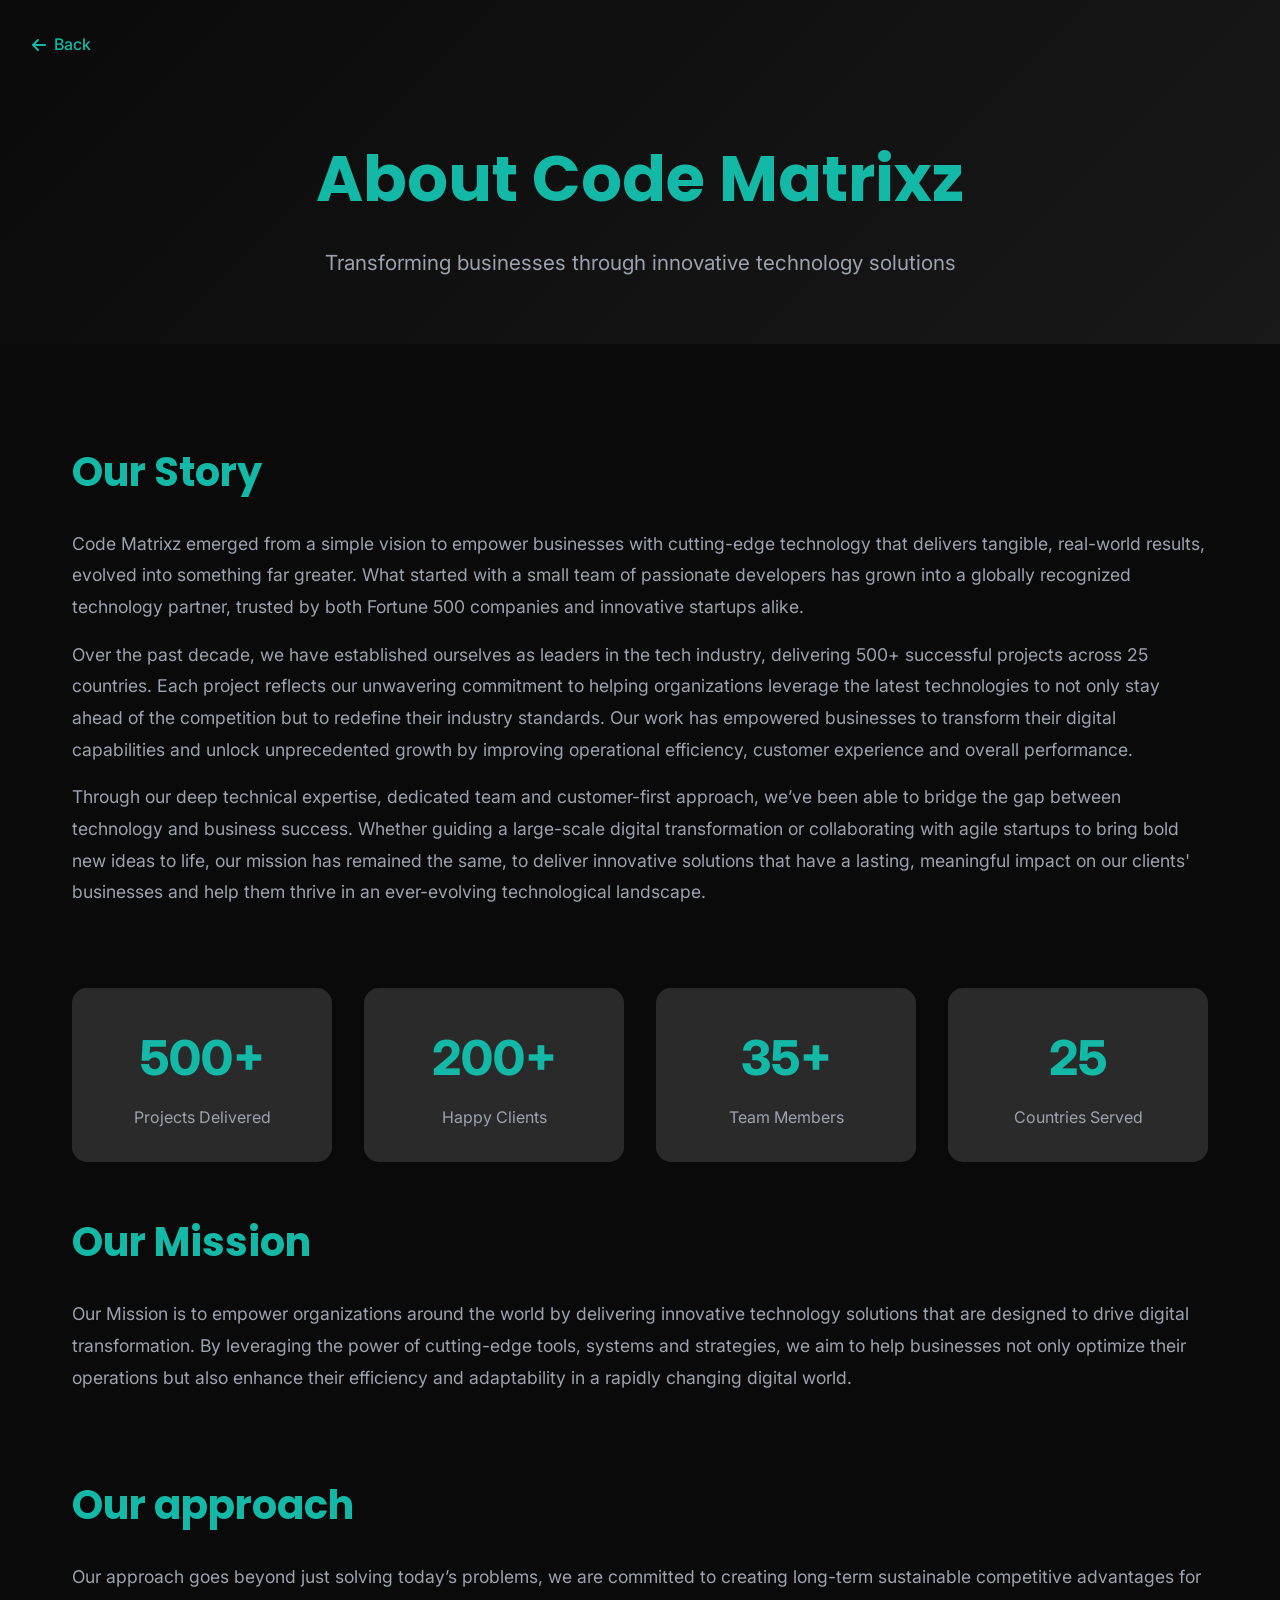
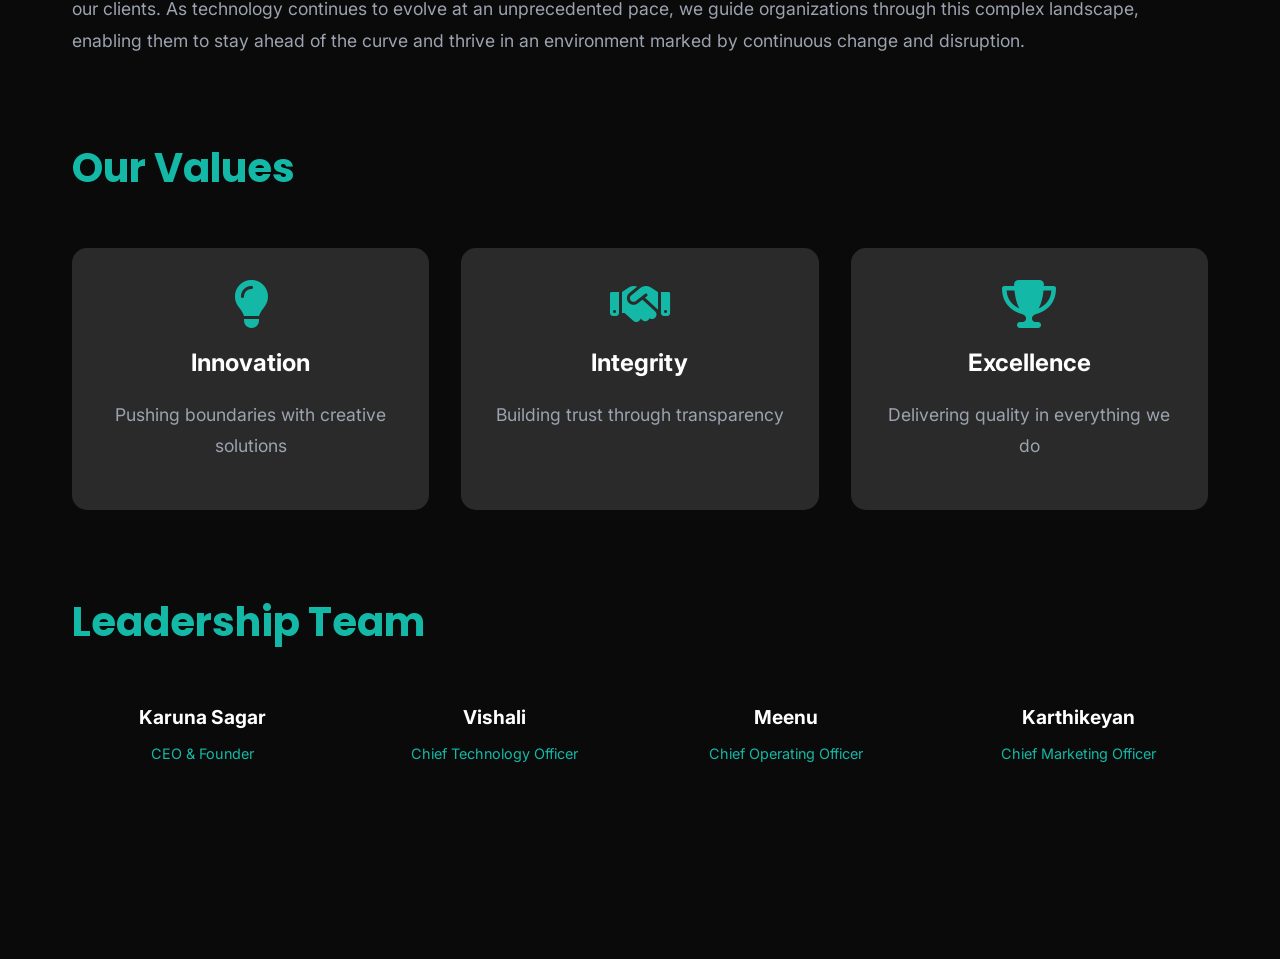
<file: about.html>
<!DOCTYPE html>
<html lang="en">
<head>
    <meta charset="UTF-8">
    <meta name="viewport" content="width=device-width, initial-scale=1.0">
    <title>About Us - TechSolutions</title>
    <link href="https://fonts.googleapis.com/css2?family=Poppins:wght@300;400;500;600;700;800;900&family=Inter:wght@300;400;500;600;700;800&display=swap" rel="stylesheet">
    <link rel="stylesheet" href="https://cdnjs.cloudflare.com/ajax/libs/font-awesome/6.5.1/css/all.min.css">
</head>
    
    <style>
        :root {
            --primary-teal: #14b8a6;
            --black: #0a0a0a;
            --dark-gray: #1a1a1a;
            --medium-gray: #2a2a2a;
            --light-gray: #9ca3af;
            --white: #ffffff;
        }
        * { margin: 0; padding: 0; box-sizing: border-box; }
        body { font-family: 'Inter', sans-serif; background: var(--black); color: var(--white); line-height: 1.6; }
        
        .about-header {
            background: linear-gradient(135deg, rgba(10, 10, 10, 0.95) 0%, rgba(26, 26, 26, 0.9) 100%),
                        url('https://images.unsplash.com/photo-1522071820081-009f0129c71c?q=80&w=2070') center/cover;
            padding: 8rem 2rem 4rem;
            text-align: center;
        }
        .back-button {
            position: absolute;
            top: 2rem;
            left: 2rem;
            color: var(--primary-teal);
            text-decoration: none;
            display: inline-flex;
            align-items: center;
            gap: 0.5rem;
            font-weight: 500;
        }
        .about-header h1 { font-family: 'Poppins', sans-serif; font-size: 4rem; color: var(--primary-teal); margin-bottom: 1rem; }
        .about-header p { font-size: 1.3rem; color: var(--light-gray); max-width: 700px; margin: 0 auto; }
        
        .about-content { max-width: 1200px; margin: 4rem auto; padding: 2rem; }
        .about-section { margin-bottom: 5rem; }
        .about-section h2 { font-family: 'Poppins', sans-serif; font-size: 2.5rem; color: var(--primary-teal); margin-bottom: 1.5rem; }
        .about-section p { font-size: 1.1rem; color: var(--light-gray); line-height: 1.8; margin-bottom: 1rem; }
        
        .stats-grid { display: grid; grid-template-columns: repeat(4, 1fr); gap: 2rem; margin: 3rem 0; }
        .stat-box { text-align: center; padding: 2rem; background: var(--medium-gray); border-radius: 15px; }
        .stat-box .number { font-size: 3rem; font-weight: 800; color: var(--primary-teal); }
        .stat-box p { color: var(--light-gray); margin-top: 0.5rem; }
        
        .values-grid { display: grid; grid-template-columns: repeat(3, 1fr); gap: 2rem; margin: 3rem 0; }
        .value-card { padding: 2rem; background: var(--medium-gray); border-radius: 15px; text-align: center; }
        .value-card i { font-size: 3rem; color: var(--primary-teal); margin-bottom: 1rem; }
        .value-card h3 { font-size: 1.5rem; margin-bottom: 1rem; }
        
        .team-grid { display: grid; grid-template-columns: repeat(4, 1fr); gap: 2rem; margin: 3rem 0; }
        .team-member { text-align: center; }
        .team-member img { width: 100%; border-radius: 15px; margin-bottom: 1rem; }
        .team-member h4 { font-size: 1.2rem; margin-bottom: 0.5rem; }
        .team-member p { color: var(--primary-teal); font-size: 0.9rem; }
        
        @media (max-width: 768px) {
            .about-header h1 { font-size: 2.5rem; }
            .stats-grid, .values-grid, .team-grid { grid-template-columns: 1fr; }
        }
    </style>
</head>
<body>
    <div class="about-header">
        <a href="index.html" class="back-button"><i class="fas fa-arrow-left"></i> Back</a>
        <h1>About Code Matrixz</h1>
        <p>Transforming businesses through innovative technology solutions</p>
    </div>

    <div class="about-content">
        <div class="about-section">
            <h2>Our Story</h2>
            <p> Code Matrixz emerged from a simple vision to empower businesses with cutting-edge technology that delivers tangible, real-world results, evolved into something far greater. What started with a small team of passionate developers has grown into a globally recognized technology partner, trusted by both Fortune 500 companies and innovative startups alike.</p>
            <p>Over the past decade, we have established ourselves as leaders in the tech industry, delivering 500+ successful projects across 25 countries. Each project reflects our unwavering commitment to helping organizations leverage the latest technologies to not only stay ahead of the competition but to redefine their industry standards. Our work has empowered businesses to transform their digital capabilities and unlock unprecedented growth by improving operational efficiency, customer experience and overall performance.</p>
            <p>Through our deep technical expertise, dedicated team and customer-first approach, we’ve been able to bridge the gap between technology and business success. Whether guiding a large-scale digital transformation or collaborating with agile startups to bring bold new ideas to life, our mission has remained the same, to deliver innovative solutions that have a lasting, meaningful impact on our clients' businesses and help them thrive in an ever-evolving technological landscape.</p>

        </div>

        <div class="stats-grid">
            <div class="stat-box"><div class="number">500+</div><p>Projects Delivered</p></div>
            <div class="stat-box"><div class="number">200+</div><p>Happy Clients</p></div>
            <div class="stat-box"><div class="number">35+</div><p>Team Members</p></div>
            <div class="stat-box"><div class="number">25</div><p>Countries Served</p></div>
        </div>

        <div class="about-section">
            <h2>Our Mission</h2>
            <p>Our Mission is to empower organizations around the world by delivering innovative technology solutions that are designed to drive digital transformation. By leveraging the power of cutting-edge tools, systems and strategies, we aim to help businesses not only optimize their operations but also enhance their efficiency and adaptability in a rapidly changing digital world.
        </div>

        <div class="about-section">
            <h2>Our approach</h2>
            <p>Our approach goes beyond just solving today’s problems, we are committed to creating long-term sustainable competitive advantages for our clients. As technology continues to evolve at an unprecedented pace, we guide organizations through this complex landscape, enabling them to stay ahead of the curve and thrive in an environment marked by continuous change and disruption.</p>
        </div>

        <div class="about-section">
            <h2>Our Values</h2>
            <div class="values-grid">
                <div class="value-card">
                    <i class="fas fa-lightbulb"></i>
                    <h3>Innovation</h3>
                    <p>Pushing boundaries with creative solutions</p>
                </div>
                <div class="value-card">
                    <i class="fas fa-handshake"></i>
                    <h3>Integrity</h3>
                    <p>Building trust through transparency</p>
                </div>
                <div class="value-card">
                    <i class="fas fa-trophy"></i>
                    <h3>Excellence</h3>
                    <p>Delivering quality in everything we do</p>
                </div>
            </div>
        </div>

        <div class="about-section">
            <h2>Leadership Team</h2>
            <div class="team-grid">
                <div class="team-member">
                    <h4>Karuna Sagar</h4>
                    <p>CEO & Founder</p>
                </div>
                <div class="team-member">
                    <h4>Vishali</h4>
                    <p>Chief Technology Officer</p>
                </div>
                <div class="team-member">
                    <h4>Meenu</h4>
                    <p>Chief Operating Officer</p>
                </div>
                <div class="team-member">
                    <h4>Karthikeyan</h4>
                    <p>Chief Marketing Officer</p>
                </div>
            </div>
        </div>
    </div>
</body>
</html>
</file>
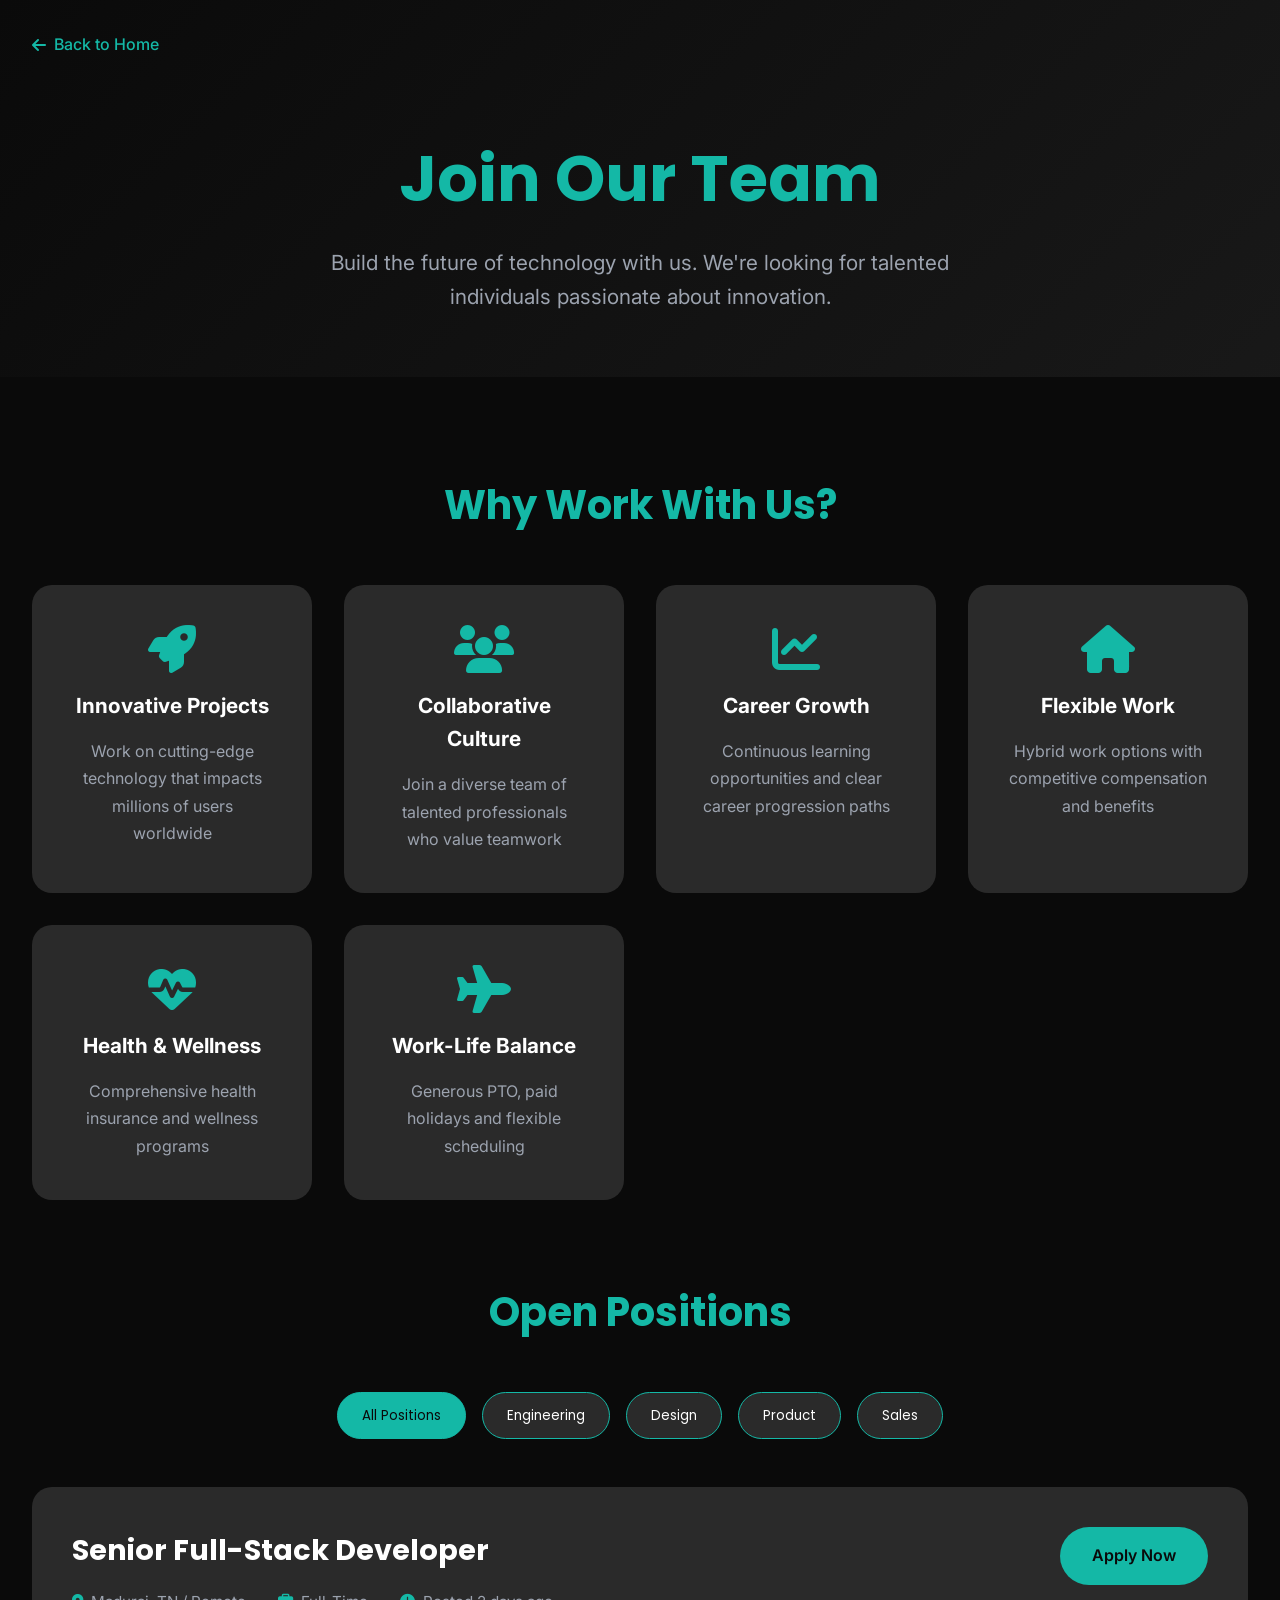
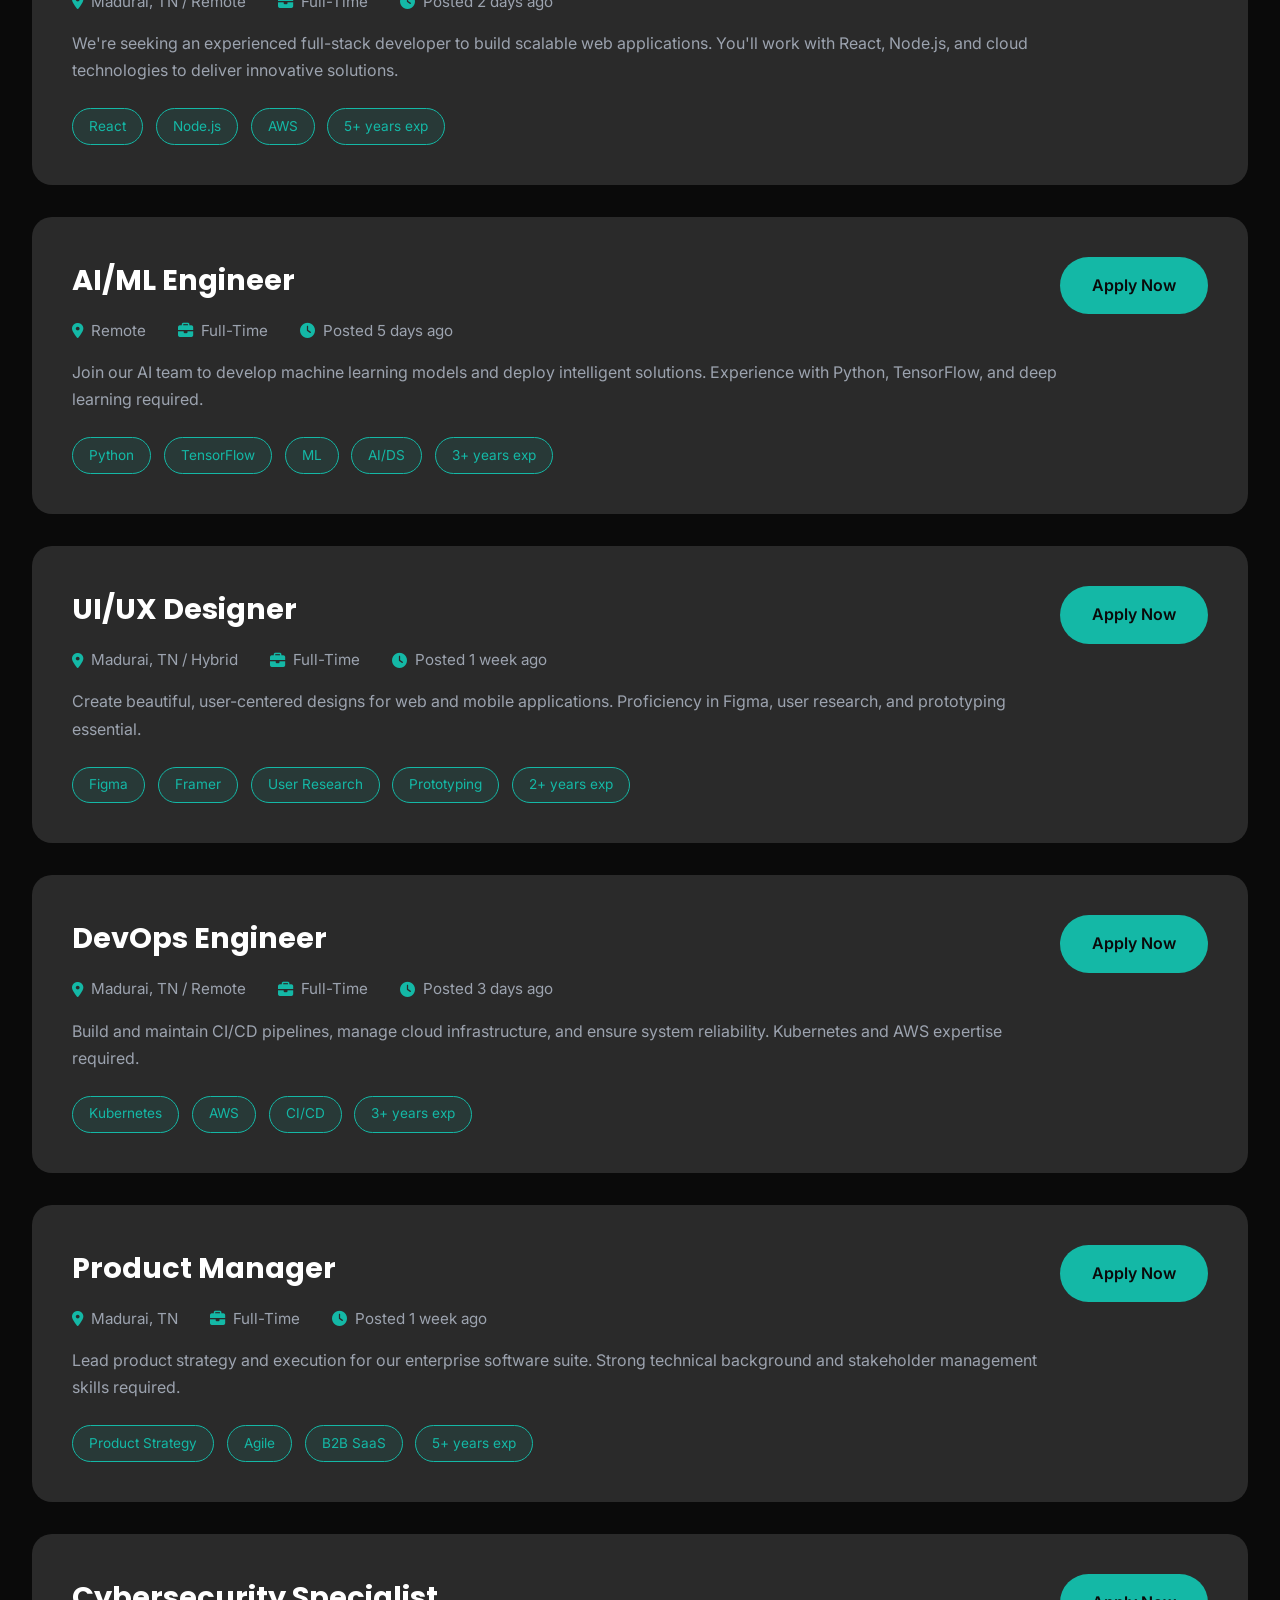
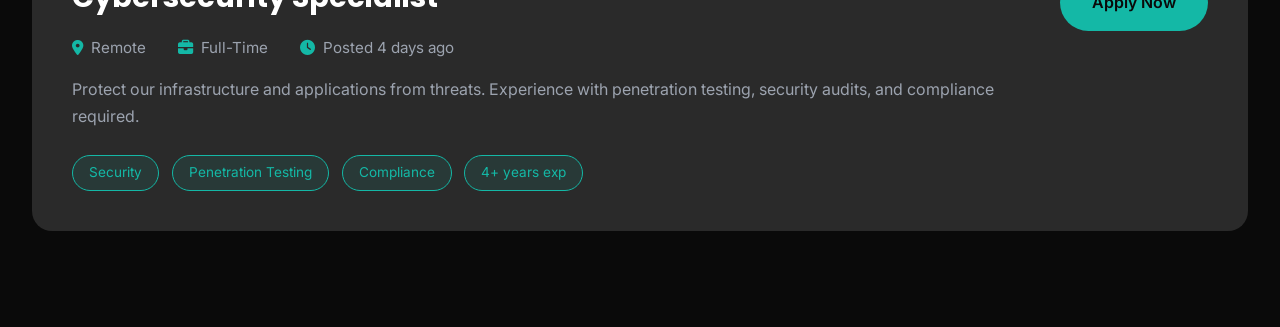
<file: careers.html>
<!DOCTYPE html>
<html lang="en">
<head>
    <meta charset="UTF-8">
    <meta name="viewport" content="width=device-width, initial-scale=1.0">
    <title>Careers - TechSolutions</title>
    
    <link rel="preconnect" href="https://fonts.googleapis.com">
    <link rel="preconnect" href="https://fonts.gstatic.com" crossorigin>
    <link href="https://fonts.googleapis.com/css2?family=Poppins:wght@300;400;500;600;700;800;900&family=Inter:wght@300;400;500;600;700;800&display=swap" rel="stylesheet">
    <link rel="stylesheet" href="https://cdnjs.cloudflare.com/ajax/libs/font-awesome/6.5.1/css/all.min.css">
</head>
    <style>
        :root {
            --primary-teal: #14b8a6;
            --dark-teal: #0d9488;
            --light-teal: #5eead4;
            --black: #0a0a0a;
            --dark-gray: #1a1a1a;
            --medium-gray: #2a2a2a;
            --light-gray: #9ca3af;
            --white: #ffffff;
        }

        * {
            margin: 0;
            padding: 0;
            box-sizing: border-box;
        }

        body {
            font-family: 'Inter', sans-serif;
            background-color: var(--black);
            color: var(--white);
            line-height: 1.6;
        }

        .careers-header {
            background: linear-gradient(135deg, rgba(10, 10, 10, 0.95) 0%, rgba(26, 26, 26, 0.9) 100%),
                        url('https://images.unsplash.com/photo-1522071820081-009f0129c71c?q=80&w=2070') center/cover;
            padding: 8rem 2rem 4rem;
            text-align: center;
            position: relative;
        }

        .back-button {
            position: absolute;
            top: 2rem;
            left: 2rem;
            color: var(--primary-teal);
            text-decoration: none;
            display: inline-flex;
            align-items: center;
            gap: 0.5rem;
            font-weight: 500;
            transition: all 0.3s;
        }

        .back-button:hover {
            transform: translateX(-5px);
        }

        .careers-header h1 {
            font-family: 'Poppins', sans-serif;
            font-size: 4rem;
            color: var(--primary-teal);
            margin-bottom: 1rem;
        }

        .careers-header p {
            font-size: 1.3rem;
            color: var(--light-gray);
            max-width: 700px;
            margin: 0 auto;
        }

        .careers-container {
            max-width: 1400px;
            margin: 4rem auto;
            padding: 2rem;
        }

        .benefits-section {
            margin-bottom: 5rem;
        }

        .benefits-section h2 {
            font-family: 'Poppins', sans-serif;
            font-size: 2.5rem;
            text-align: center;
            color: var(--primary-teal);
            margin-bottom: 3rem;
        }

        .benefits-grid {
            display: grid;
            grid-template-columns: repeat(auto-fit, minmax(280px, 1fr));
            gap: 2rem;
        }

        .benefit-card {
            background: var(--medium-gray);
            padding: 2.5rem;
            border-radius: 20px;
            text-align: center;
            transition: all 0.3s;
        }

        .benefit-card:hover {
            transform: translateY(-10px);
            box-shadow: 0 20px 40px rgba(20, 184, 166, 0.3);
        }

        .benefit-card i {
            font-size: 3rem;
            color: var(--primary-teal);
            margin-bottom: 1rem;
        }

        .benefit-card h3 {
            font-size: 1.3rem;
            margin-bottom: 1rem;
        }

        .benefit-card p {
            color: var(--light-gray);
            line-height: 1.7;
        }

        .openings-section h2 {
            font-family: 'Poppins', sans-serif;
            font-size: 2.5rem;
            text-align: center;
            color: var(--primary-teal);
            margin-bottom: 3rem;
        }

        .job-filters {
            display: flex;
            gap: 1rem;
            margin-bottom: 3rem;
            flex-wrap: wrap;
            justify-content: center;
        }

        .filter-btn {
            padding: 0.8rem 1.5rem;
            background: var(--medium-gray);
            border: 1px solid var(--primary-teal);
            color: var(--white);
            border-radius: 50px;
            cursor: pointer;
            transition: all 0.3s;
            font-family: 'Poppins', sans-serif;
        }

        .filter-btn:hover,
        .filter-btn.active {
            background: var(--primary-teal);
            color: var(--black);
        }

        .jobs-grid {
            display: grid;
            gap: 2rem;
        }

        .job-card {
            background: var(--medium-gray);
            padding: 2.5rem;
            border-radius: 20px;
            display: flex;
            justify-content: space-between;
            align-items: flex-start;
            transition: all 0.3s;
        }

        .job-card:hover {
            transform: translateX(10px);
            box-shadow: 0 10px 30px rgba(20, 184, 166, 0.3);
        }

        .job-info h3 {
            font-family: 'Poppins', sans-serif;
            font-size: 1.8rem;
            margin-bottom: 1rem;
            color: var(--white);
        }

        .job-meta {
            display: flex;
            gap: 2rem;
            margin-bottom: 1rem;
            flex-wrap: wrap;
        }

        .job-meta span {
            display: flex;
            align-items: center;
            gap: 0.5rem;
            color: var(--light-gray);
            font-size: 0.95rem;
        }

        .job-meta i {
            color: var(--primary-teal);
        }

        .job-description {
            color: var(--light-gray);
            line-height: 1.7;
            margin-bottom: 1.5rem;
        }

        .job-tags {
            display: flex;
            gap: 0.8rem;
            flex-wrap: wrap;
        }

        .job-tag {
            padding: 0.4rem 1rem;
            background: rgba(20, 184, 166, 0.1);
            border: 1px solid var(--primary-teal);
            color: var(--primary-teal);
            border-radius: 20px;
            font-size: 0.85rem;
        }

        .apply-btn {
            padding: 1rem 2rem;
            background: var(--primary-teal);
            color: var(--black);
            border: none;
            border-radius: 50px;
            font-weight: 600;
            cursor: pointer;
            transition: all 0.3s;
            white-space: nowrap;
            text-decoration: none;
            display: inline-block;
        }

        .apply-btn:hover {
            transform: translateY(-2px);
            box-shadow: 0 10px 30px rgba(20, 184, 166, 0.4);
        }

        @media (max-width: 768px) {
            .careers-header h1 {
                font-size: 2.5rem;
            }

            .job-card {
                flex-direction: column;
                gap: 2rem;
            }

            .apply-btn {
                width: 100%;
                text-align: center;
            }
        }
    </style>
</head>
<body>
    <div class="careers-header">
        <a href="index.html" class="back-button">
            <i class="fas fa-arrow-left"></i> Back to Home
        </a>
        <h1>Join Our Team</h1>
        <p>Build the future of technology with us. We're looking for talented individuals passionate about innovation.</p>
    </div>

    <div class="careers-container">
        <!-- Benefits Section -->
        <div class="benefits-section">
            <h2>Why Work With Us?</h2>
            <div class="benefits-grid">
                <div class="benefit-card">
                    <i class="fas fa-rocket"></i>
                    <h3>Innovative Projects</h3>
                    <p>Work on cutting-edge technology that impacts millions of users worldwide</p>
                </div>
                <div class="benefit-card">
                    <i class="fas fa-users"></i>
                    <h3>Collaborative Culture</h3>
                    <p>Join a diverse team of talented professionals who value teamwork</p>
                </div>
                <div class="benefit-card">
                    <i class="fas fa-chart-line"></i>
                    <h3>Career Growth</h3>
                    <p>Continuous learning opportunities and clear career progression paths</p>
                </div>
                <div class="benefit-card">
                    <i class="fas fa-home"></i>
                    <h3>Flexible Work</h3>
                    <p>Hybrid work options with competitive compensation and benefits</p>
                </div>
                <div class="benefit-card">
                    <i class="fas fa-heartbeat"></i>
                    <h3>Health & Wellness</h3>
                    <p>Comprehensive health insurance and wellness programs</p>
                </div>
                <div class="benefit-card">
                    <i class="fas fa-plane"></i>
                    <h3>Work-Life Balance</h3>
                    <p>Generous PTO, paid holidays and flexible scheduling</p>
                </div>
            </div>
        </div>

        <!-- Job Openings -->
        <div class="openings-section">
            <h2>Open Positions</h2>
            
            <div class="job-filters">
                <button class="filter-btn active">All Positions</button>
                <button class="filter-btn">Engineering</button>
                <button class="filter-btn">Design</button>
                <button class="filter-btn">Product</button>
                <button class="filter-btn">Sales</button>
            </div>

            <div class="jobs-grid">
                <!-- Job 1 -->
                <div class="job-card">
                    <div class="job-info">
                        <h3>Senior Full-Stack Developer</h3>
                        <div class="job-meta">
                            <span><i class="fas fa-map-marker-alt"></i> Madurai, TN / Remote</span>
                            <span><i class="fas fa-briefcase"></i> Full-Time</span>
                            <span><i class="fas fa-clock"></i> Posted 2 days ago</span>
                        </div>
                        <p class="job-description">
                            We're seeking an experienced full-stack developer to build scalable web applications. You'll work with React, Node.js, and cloud technologies to deliver innovative solutions.
                        </p>
                        <div class="job-tags">
                            <span class="job-tag">React</span>
                            <span class="job-tag">Node.js</span>
                            <span class="job-tag">AWS</span>
                            <span class="job-tag">5+ years exp</span>
                        </div>
                    </div>
                    <a href="contact.html" class="apply-btn">Apply Now</a>
                </div>

                <!-- Job 2 -->
                <div class="job-card">
                    <div class="job-info">
                        <h3>AI/ML Engineer</h3>
                        <div class="job-meta">
                            <span><i class="fas fa-map-marker-alt"></i> Remote</span>
                            <span><i class="fas fa-briefcase"></i> Full-Time</span>
                            <span><i class="fas fa-clock"></i> Posted 5 days ago</span>
                        </div>
                        <p class="job-description">
                            Join our AI team to develop machine learning models and deploy intelligent solutions. Experience with Python, TensorFlow, and deep learning required.
                        </p>
                        <div class="job-tags">
                            <span class="job-tag">Python</span>
                            <span class="job-tag">TensorFlow</span>
                            <span class="job-tag">ML</span>
                            <span class="job-tag">AI/DS</span>
                            <span class="job-tag">3+ years exp</span>
                        </div>
                    </div>
                    <a href="contact.html" class="apply-btn">Apply Now</a>
                </div>

                <!-- Job 3 -->
                <div class="job-card">
                    <div class="job-info">
                        <h3>UI/UX Designer</h3>
                        <div class="job-meta">
                            <span><i class="fas fa-map-marker-alt"></i> Madurai, TN / Hybrid</span>
                            <span><i class="fas fa-briefcase"></i> Full-Time</span>
                            <span><i class="fas fa-clock"></i> Posted 1 week ago</span>
                        </div>
                        <p class="job-description">
                            Create beautiful, user-centered designs for web and mobile applications. Proficiency in Figma, user research, and prototyping essential.
                        </p>
                        <div class="job-tags">
                            <span class="job-tag">Figma</span>
                            <span class="job-tag">Framer</span>
                            <span class="job-tag">User Research</span>
                            <span class="job-tag">Prototyping</span>
                            <span class="job-tag">2+ years exp</span>
                        </div>
                    </div>
                    <a href="contact.html" class="apply-btn">Apply Now</a>
                </div>

                <!-- Job 4 -->
                <div class="job-card">
                    <div class="job-info">
                        <h3>DevOps Engineer</h3>
                        <div class="job-meta">
                            <span><i class="fas fa-map-marker-alt"></i> Madurai, TN / Remote</span>
                            <span><i class="fas fa-briefcase"></i> Full-Time</span>
                            <span><i class="fas fa-clock"></i> Posted 3 days ago</span>
                        </div>
                        <p class="job-description">
                            Build and maintain CI/CD pipelines, manage cloud infrastructure, and ensure system reliability. Kubernetes and AWS expertise required.
                        </p>
                        <div class="job-tags">
                            <span class="job-tag">Kubernetes</span>
                            <span class="job-tag">AWS</span>
                            <span class="job-tag">CI/CD</span>
                            <span class="job-tag">3+ years exp</span>
                        </div>
                    </div>
                    <a href="contact.html" class="apply-btn">Apply Now</a>
                </div>

                <!-- Job 5 -->
                <div class="job-card">
                    <div class="job-info">
                        <h3>Product Manager</h3>
                        <div class="job-meta">
                            <span><i class="fas fa-map-marker-alt"></i> Madurai, TN</span>
                            <span><i class="fas fa-briefcase"></i> Full-Time</span>
                            <span><i class="fas fa-clock"></i> Posted 1 week ago</span>
                        </div>
                        <p class="job-description">
                            Lead product strategy and execution for our enterprise software suite. Strong technical background and stakeholder management skills required.
                        </p>
                        <div class="job-tags">
                            <span class="job-tag">Product Strategy</span>
                            <span class="job-tag">Agile</span>
                            <span class="job-tag">B2B SaaS</span>
                            <span class="job-tag">5+ years exp</span>
                        </div>
                    </div>
                    <a href="contact.html" class="apply-btn">Apply Now</a>
                </div>

                <!-- Job 6 -->
                <div class="job-card">
                    <div class="job-info">
                        <h3>Cybersecurity Specialist</h3>
                        <div class="job-meta">
                            <span><i class="fas fa-map-marker-alt"></i> Remote</span>
                            <span><i class="fas fa-briefcase"></i> Full-Time</span>
                            <span><i class="fas fa-clock"></i> Posted 4 days ago</span>
                        </div>
                        <p class="job-description">
                            Protect our infrastructure and applications from threats. Experience with penetration testing, security audits, and compliance required.
                        </p>
                        <div class="job-tags">
                            <span class="job-tag">Security</span>
                            <span class="job-tag">Penetration Testing</span>
                            <span class="job-tag">Compliance</span>
                            <span class="job-tag">4+ years exp</span>
                        </div>
                    </div>
                    <a href="contact.html" class="apply-btn">Apply Now</a>
                </div>
            </div>
        </div>
    </div>
</body>
</html>
</file>
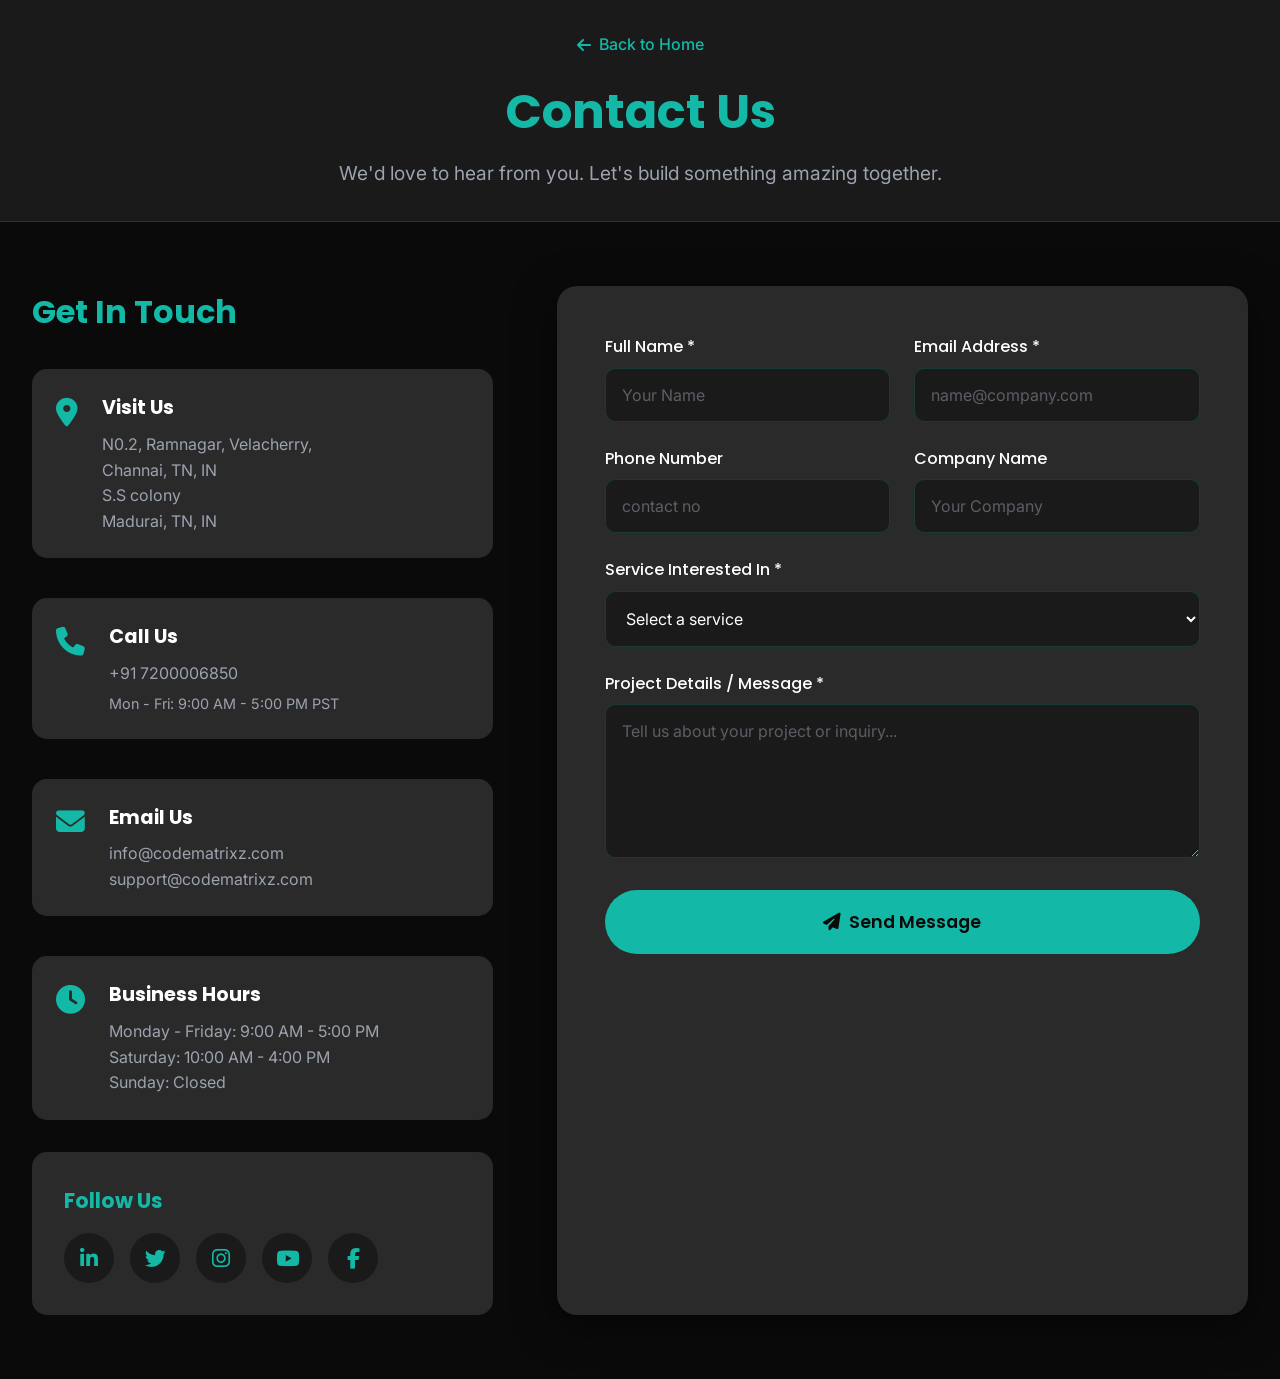
<file: contact.html>
<!DOCTYPE html>
<html lang="en">
<head>
    <meta charset="UTF-8">
    <meta name="viewport" content="width=device-width, initial-scale=1.0">
    <title>Contact Us - TechSolutions</title>
    
    <!-- Fonts -->
    <link rel="preconnect" href="https://fonts.googleapis.com">
    <link rel="preconnect" href="https://fonts.gstatic.com" crossorigin>
    <link href="https://fonts.googleapis.com/css2?family=Poppins:wght@300;400;500;600;700;800;900&family=Inter:wght@300;400;500;600;700;800&display=swap" rel="stylesheet">
    
    <!-- Font Awesome -->
    <link rel="stylesheet" href="https://cdnjs.cloudflare.com/ajax/libs/font-awesome/6.5.1/css/all.min.css">
</head>
    <style>
        :root {
            --primary-teal: #14b8a6;
            --dark-teal: #0d9488;
            --light-teal: #5eead4;
            --black: #0a0a0a;
            --dark-gray: #1a1a1a;
            --medium-gray: #2a2a2a;
            --light-gray: #9ca3af;
            --white: #ffffff;
        }

        * {
            margin: 0;
            padding: 0;
            box-sizing: border-box;
        }

        body {
            font-family: 'Inter', sans-serif;
            background-color: var(--black);
            color: var(--white);
            line-height: 1.6;
        }

        /* Header */
        .contact-header {
            background: var(--dark-gray);
            padding: 2rem;
            text-align: center;
            border-bottom: 1px solid rgba(20, 184, 166, 0.2);
        }

        .back-button {
            display: inline-flex;
            align-items: center;
            gap: 0.5rem;
            color: var(--primary-teal);
            text-decoration: none;
            margin-bottom: 1rem;
            font-weight: 500;
            transition: all 0.3s;
        }

        .back-button:hover {
            transform: translateX(-5px);
        }

        .contact-header h1 {
            font-family: 'Poppins', sans-serif;
            font-size: 3rem;
            color: var(--primary-teal);
            margin-bottom: 0.5rem;
        }

        .contact-header p {
            font-size: 1.2rem;
            color: var(--light-gray);
        }

        /* Contact Page Container */
        .contact-page {
            max-width: 1400px;
            margin: 0 auto;
            padding: 4rem 2rem;
        }

        .contact-container {
            display: grid;
            grid-template-columns: 1fr 1.5fr;
            gap: 4rem;
        }

        /* Contact Info Section */
        .contact-info-section h2 {
            font-family: 'Poppins', sans-serif;
            font-size: 2rem;
            margin-bottom: 2rem;
            color: var(--primary-teal);
        }

        .contact-details {
            display: flex;
            flex-direction: column;
            gap: 2.5rem;
        }

        .detail-item {
            display: flex;
            gap: 1.5rem;
            align-items: flex-start;
            padding: 1.5rem;
            background: var(--medium-gray);
            border-radius: 15px;
            transition: all 0.3s;
        }

        .detail-item:hover {
            transform: translateX(10px);
            box-shadow: 0 10px 30px rgba(20, 184, 166, 0.2);
        }

        .detail-item i {
            font-size: 1.8rem;
            color: var(--primary-teal);
            margin-top: 0.3rem;
        }

        .detail-item h3 {
            font-family: 'Poppins', sans-serif;
            font-size: 1.2rem;
            margin-bottom: 0.5rem;
        }

        .detail-item p,
        .detail-item a {
            color: var(--light-gray);
            line-height: 1.6;
            text-decoration: none;
            transition: color 0.3s;
        }

        .detail-item a:hover {
            color: var(--primary-teal);
        }

        /* Social Links */
        .social-section {
            margin-top: 2rem;
            padding: 2rem;
            background: var(--medium-gray);
            border-radius: 15px;
        }

        .social-section h3 {
            font-family: 'Poppins', sans-serif;
            font-size: 1.3rem;
            margin-bottom: 1rem;
            color: var(--primary-teal);
        }

        .social-links {
            display: flex;
            gap: 1rem;
            flex-wrap: wrap;
        }

        .social-icon {
            width: 50px;
            height: 50px;
            display: flex;
            align-items: center;
            justify-content: center;
            border-radius: 50%;
            background: var(--dark-gray);
            color: var(--primary-teal);
            font-size: 1.3rem;
            transition: all 0.3s;
            text-decoration: none;
        }

        .social-icon:hover {
            background: var(--primary-teal);
            color: var(--black);
            transform: translateY(-5px);
        }

        /* Contact Form */
        .contact-form {
            background: var(--medium-gray);
            padding: 3rem;
            border-radius: 20px;
            box-shadow: 0 10px 40px rgba(0, 0, 0, 0.5);
        }

        .form-row {
            display: grid;
            grid-template-columns: 1fr 1fr;
            gap: 1.5rem;
        }

        .form-group {
            margin-bottom: 1.5rem;
        }

        .form-group label {
            display: block;
            margin-bottom: 0.5rem;
            color: var(--white);
            font-weight: 500;
            font-family: 'Poppins', sans-serif;
        }

        .form-group input,
        .form-group select,
        .form-group textarea {
            width: 100%;
            padding: 1rem;
            background: var(--dark-gray);
            border: 1px solid rgba(20, 184, 166, 0.2);
            border-radius: 10px;
            color: var(--white);
            font-family: 'Inter', sans-serif;
            font-size: 1rem;
            transition: all 0.3s;
        }

        .form-group input::placeholder,
        .form-group textarea::placeholder {
            color: rgba(156, 163, 175, 0.5);
        }

        .form-group input:focus,
        .form-group select:focus,
        .form-group textarea:focus {
            outline: none;
            border-color: var(--primary-teal);
            box-shadow: 0 0 0 3px rgba(20, 184, 166, 0.1);
        }

        .form-group textarea {
            resize: vertical;
            min-height: 150px;
        }

        .submit-button {
            width: 100%;
            padding: 1.2rem;
            background: var(--primary-teal);
            color: var(--black);
            border: none;
            border-radius: 50px;
            font-size: 1.1rem;
            font-weight: 600;
            font-family: 'Poppins', sans-serif;
            cursor: pointer;
            transition: all 0.3s;
            display: flex;
            align-items: center;
            justify-content: center;
            gap: 0.5rem;
        }

        .submit-button:hover:not(:disabled) {
            transform: translateY(-2px);
            box-shadow: 0 10px 30px rgba(20, 184, 166, 0.4);
        }

        .submit-button:disabled {
            opacity: 0.8;
            cursor: not-allowed;
        }

        /* Responsive */
        @media (max-width: 768px) {
            .contact-header h1 {
                font-size: 2rem;
            }

            .contact-container {
                grid-template-columns: 1fr;
                gap: 3rem;
            }

            .form-row {
                grid-template-columns: 1fr;
            }

            .contact-form {
                padding: 2rem;
            }
        }
    </style>
</head>
<body>
    <!-- Header -->
    <div class="contact-header">
        <a href="index.html" class="back-button">
            <i class="fas fa-arrow-left"></i> Back to Home
        </a>
        <h1>Contact Us</h1>
        <p>We'd love to hear from you. Let's build something amazing together.</p>
    </div>

    <!-- Contact Page Content -->
    <div class="contact-page">
        <div class="contact-container">
            <!-- Contact Information -->
            <div class="contact-info-section">
                <h2>Get In Touch</h2>
                <div class="contact-details">
                    <div class="detail-item">
                        <i class="fas fa-map-marker-alt"></i>
                        <div>
                            <h3>Visit Us</h3>
                            <p>N0.2, Ramnagar, Velacherry,<br>Channai, TN, IN<br></p>
                            <p>S.S colony<br>Madurai, TN, IN<br></p>
                            
                        </div>
                    </div>

                    <div class="detail-item">
                        <i class="fas fa-phone"></i>
                        <div>
                            <h3>Call Us</h3>
                            <p><a href="tel:+91 9200006850">+91 7200006850</a></p>
                            <p style="font-size: 0.9rem; margin-top: 0.3rem;">Mon - Fri: 9:00 AM - 5:00 PM PST</p>
                        </div>
                    </div>

                    <div class="detail-item">
                        <i class="fas fa-envelope"></i>
                        <div>
                            <h3>Email Us</h3>
                            <p><a href="mailto:info@codematrixz.com">info@codematrixz.com</a></p>
                            <p><a href="mailto:support@codematrixz.com">support@codematrixz.com</a></p>
                        </div>
                    </div>

                    <div class="detail-item">
                        <i class="fas fa-clock"></i>
                        <div>
                            <h3>Business Hours</h3>
                            <p>Monday - Friday: 9:00 AM - 5:00 PM</p>
                            <p>Saturday: 10:00 AM - 4:00 PM</p>
                            <p>Sunday: Closed</p>
                        </div>
                    </div>
                </div>

                <!-- Social Links -->
                <div class="social-section">
                    <h3>Follow Us</h3>
                    <div class="social-links">
                        <a href="https://www.linkedin.com/in/code-matrixz-3a22983a8/?trk=public-profile-join-page" class="social-icon" aria-label="LinkedIn">
                            <i class="fab fa-linkedin-in"></i>
                        </a>
                        <a href="#" class="social-icon" aria-label="Twitter">
                            <i class="fab fa-twitter"></i>
                        </a>
                        <a href="https://www.instagram.com/codematrixz/" class="social-icon" aria-label="Instagram">
                            <i class="fab fa-instagram"></i>
                        </a>
                        <a href="https://www.youtube.com/channel/UCiX7NvRUsSiERo9AUo4g6PQ" class="social-icon" aria-label="YouTube">
                            <i class="fab fa-youtube"></i>
                        </a>
                        <a href="https://www.facebook.com/profile.php?id=61586890630533" class="social-icon" aria-label="Facebook">
                            <i class="fab fa-facebook-f"></i>
                        </a>
                    </div>
                </div>
            </div>

            <!-- Contact Form -->
            <form class="contact-form" onsubmit="handleContactSubmit(event)">
                <div class="form-row">
                    <div class="form-group">
                        <label for="name">Full Name *</label>
                        <input type="text" id="name" name="name" required placeholder="Your Name">
                    </div>
                    <div class="form-group">
                        <label for="email">Email Address *</label>
                        <input type="email" id="email" name="email" required placeholder="name@company.com">
                    </div>
                </div>

                <div class="form-row">
                    <div class="form-group">
                        <label for="phone">Phone Number</label>
                        <input type="tel" id="phone" name="phone" placeholder="contact no">
                    </div>
                    <div class="form-group">
                        <label for="company">Company Name</label>
                        <input type="text" id="company" name="company" placeholder="Your Company">
                    </div>
                </div>

                <div class="form-group">
                    <label for="service">Service Interested In *</label>
                    <select id="service" name="service" required>
                        <option value="">Select a service</option>
                        <option value="software-dev">Software Development</option>
                        <option value="web-mobile">Web & Mobile Apps</option>
                        <option value="ai-automation">AI & Automation</option>
                        <option value="cloud">Cloud Services</option>
                        <option value="cybersecurity">Cybersecurity</option>
                        <option value="devops">DevOps & CI/CD</option>
                        <option value="consultation">General Consultation</option>
                        <option value="other">Other</option>
                    </select>
                </div>

                <div class="form-group">
                    <label for="message">Project Details / Message *</label>
                    <textarea id="message" name="message" rows="6" required placeholder="Tell us about your project or inquiry..."></textarea>
                </div>

                <button type="submit" class="submit-button" id="submitBtn">
                    <i class="fas fa-paper-plane"></i> Send Message
                </button>
            </form>
        </div>
    </div>

    <!-- JavaScript -->
    <script>
        function handleContactSubmit(event) {
            event.preventDefault();
            
            const button = document.getElementById('submitBtn');
            const form = event.target;
            
            // Show loading state
            button.innerHTML = '<i class="fas fa-spinner fa-spin"></i> Sending...';
            button.disabled = true;
            button.style.cursor = 'not-allowed';
            
            // Simulate form submission
            setTimeout(() => {
                // Success state
                button.innerHTML = '<i class="fas fa-check-circle"></i> Message Sent Successfully!';
                button.style.background = '#10b981';
                
                // Show alert
                alert('Thank you for contacting us! We will get back to you within 24 hours.');
                
                // Reset form after 3 seconds
                setTimeout(() => {
                    form.reset();
                    button.innerHTML = '<i class="fas fa-paper-plane"></i> Send Message';
                    button.style.background = '';
                    button.disabled = false;
                    button.style.cursor = 'pointer';
                }, 3000);
            }, 2000);
            
            return false;
        }
    </script>
</body>
</html>
</file>
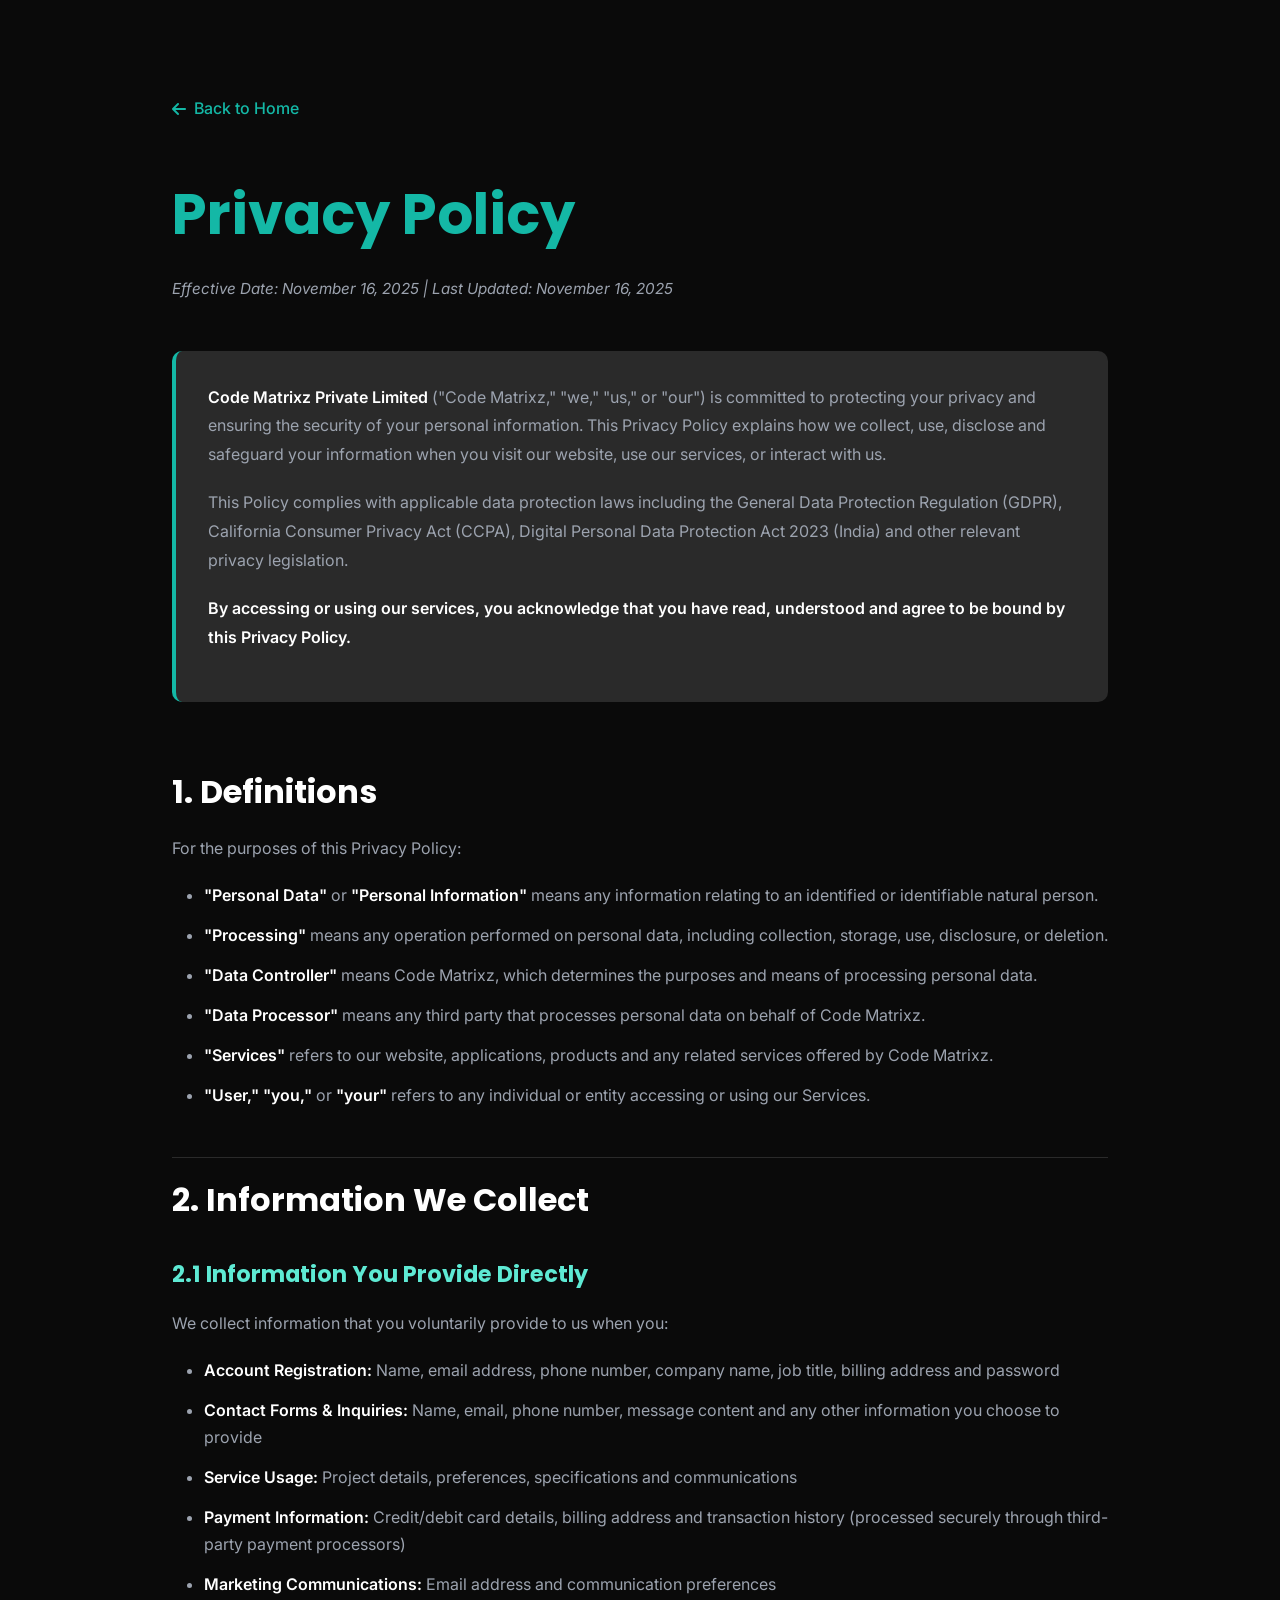
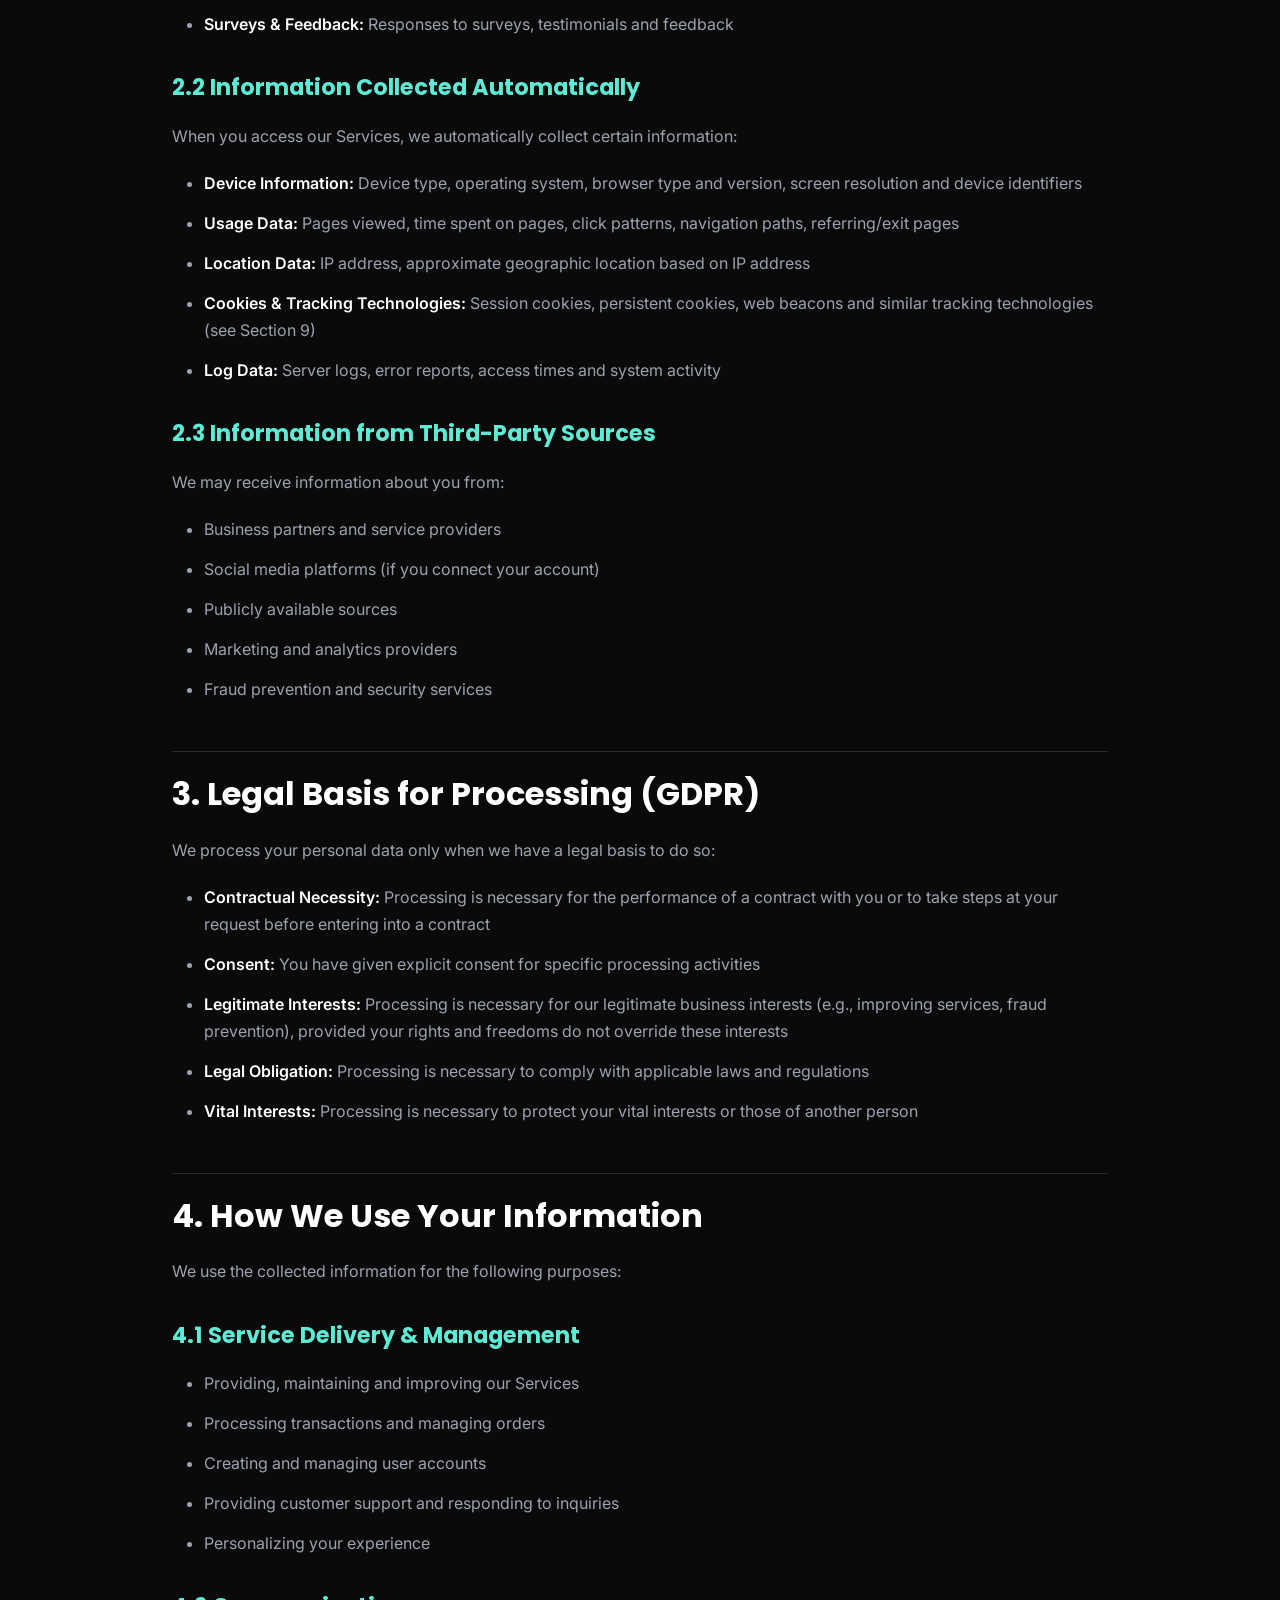
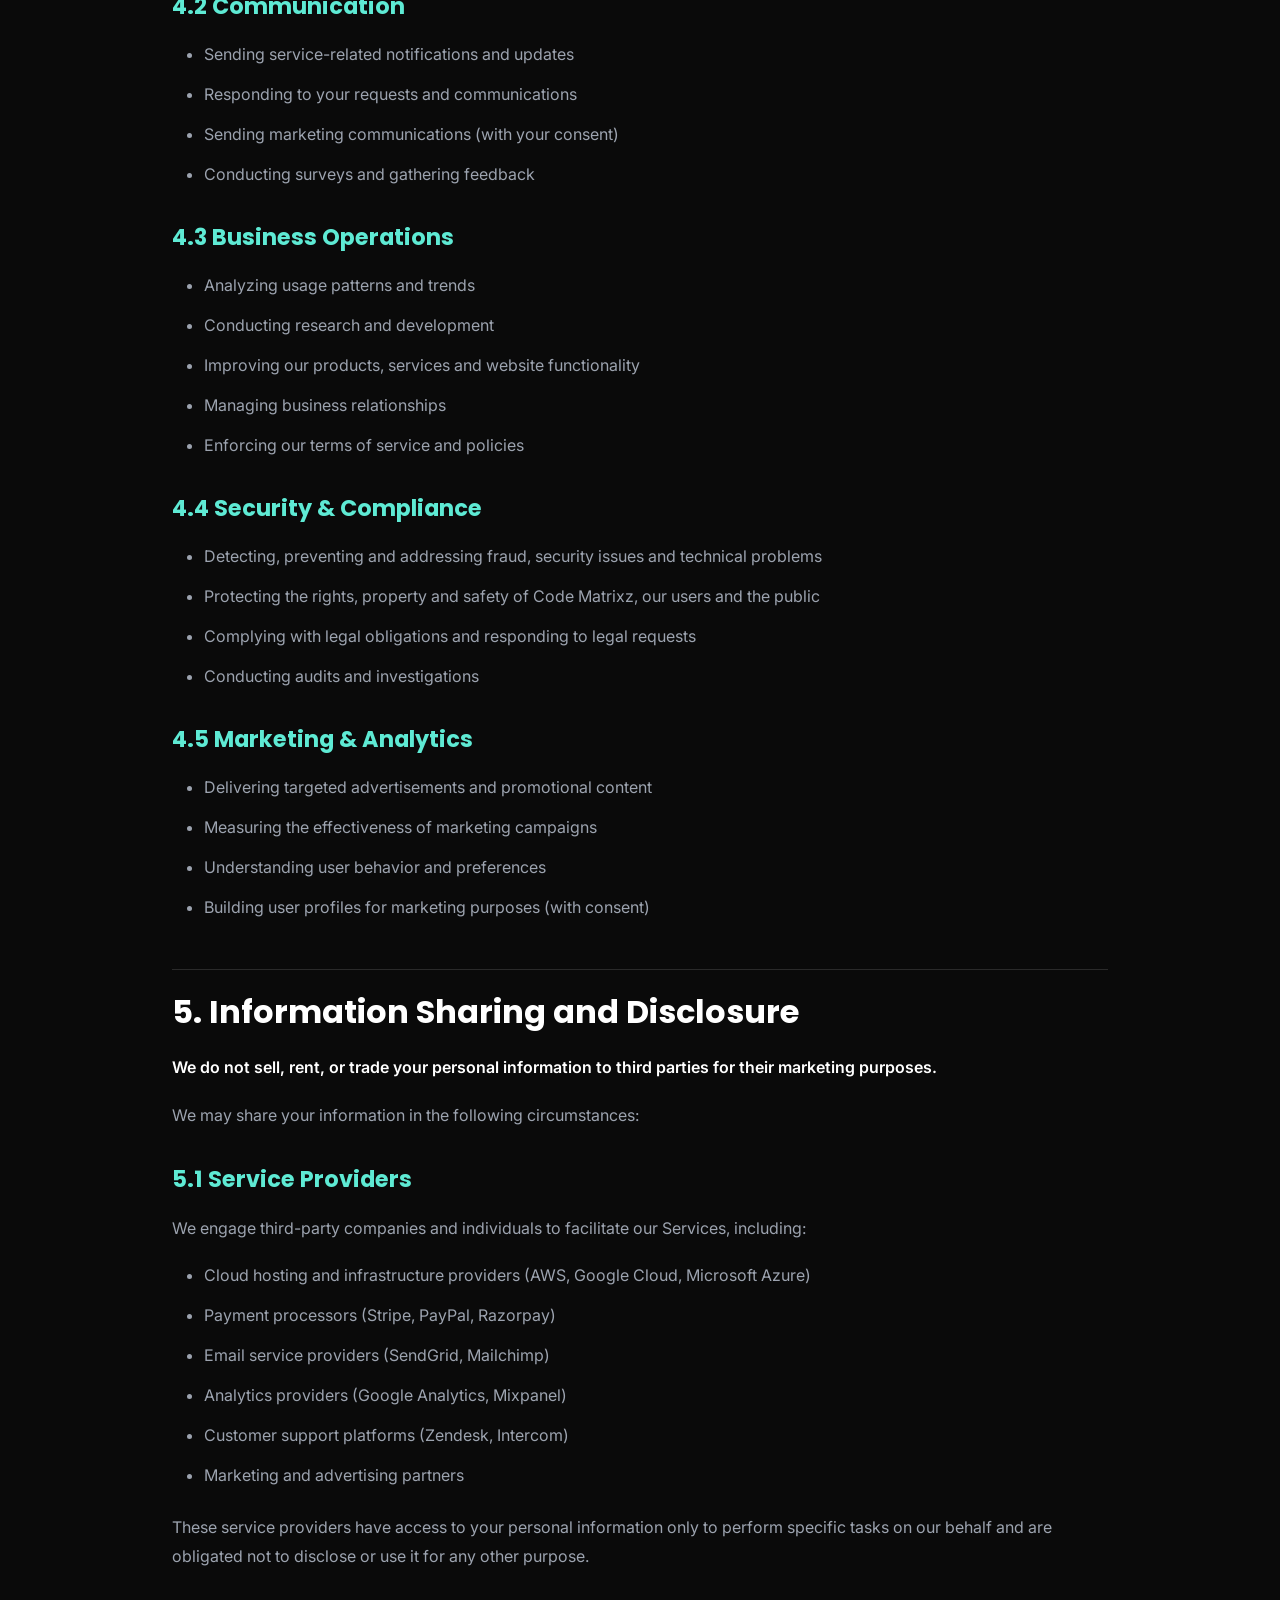
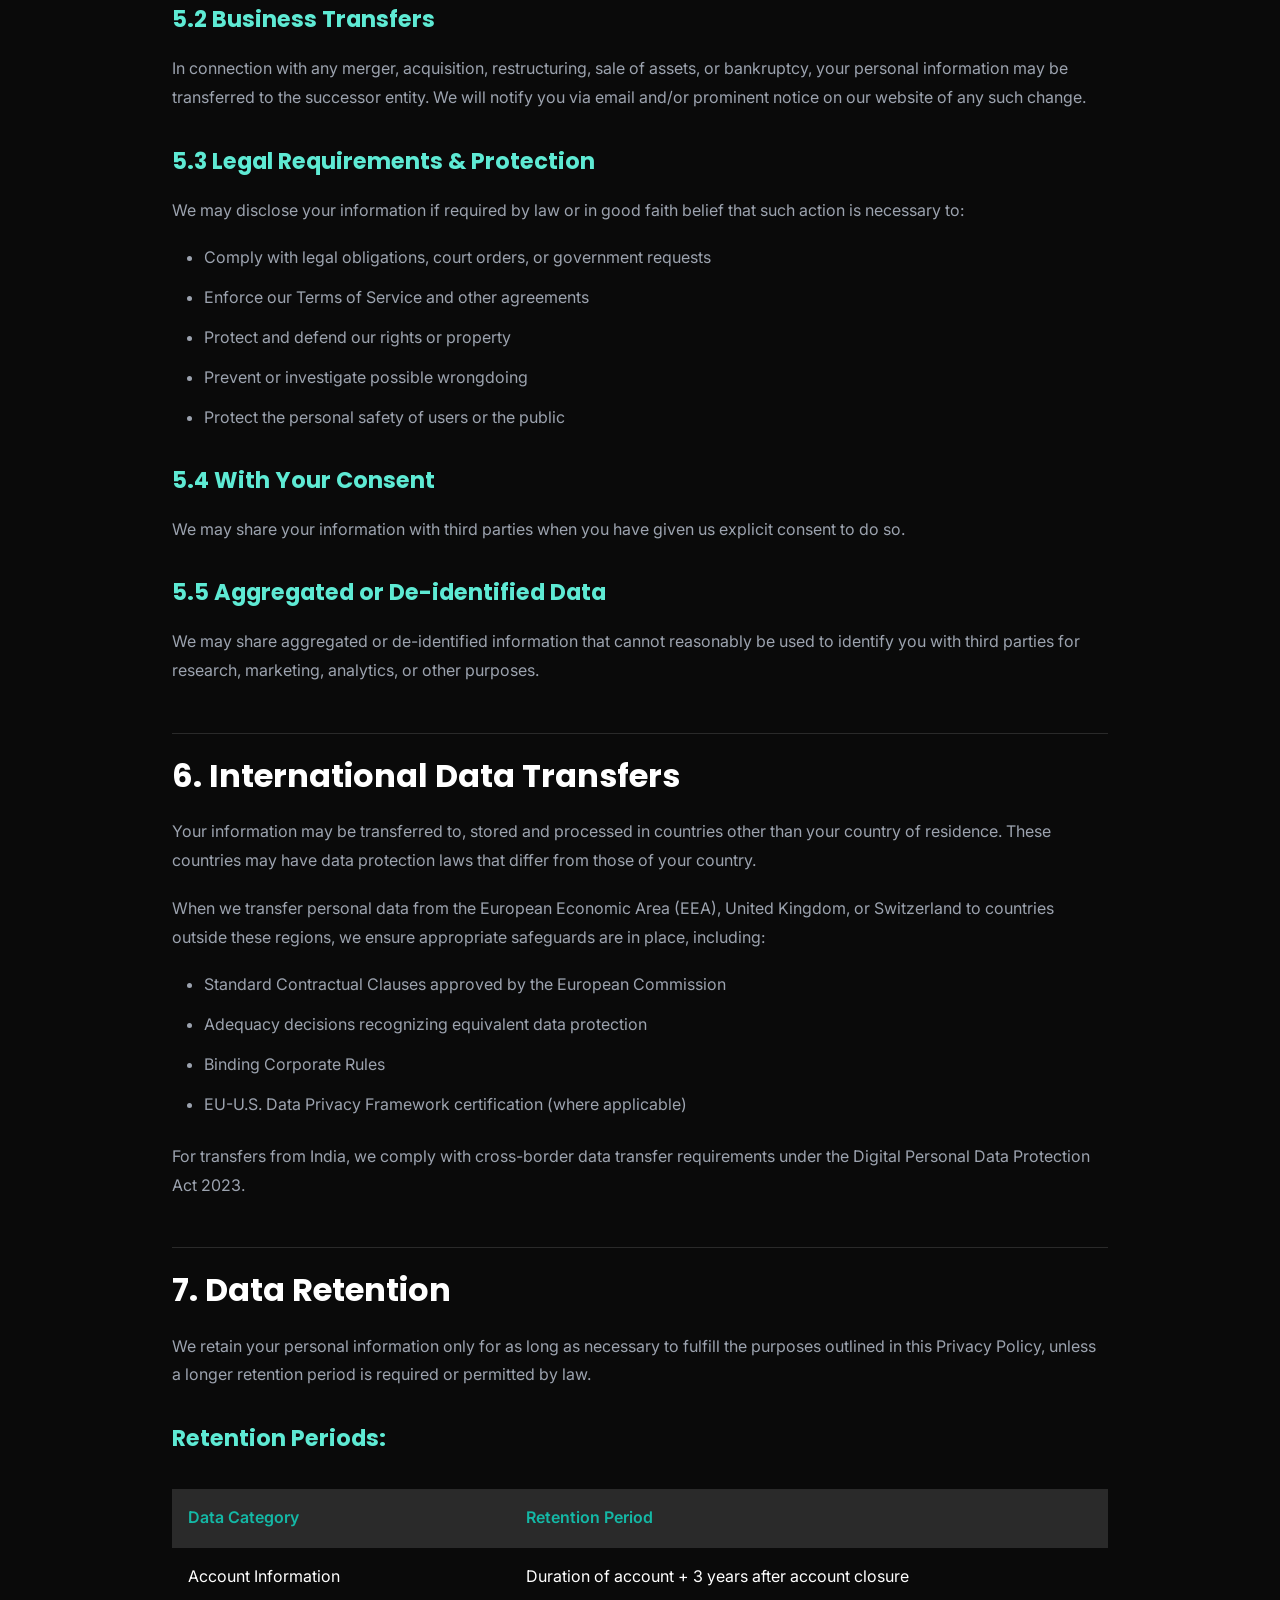
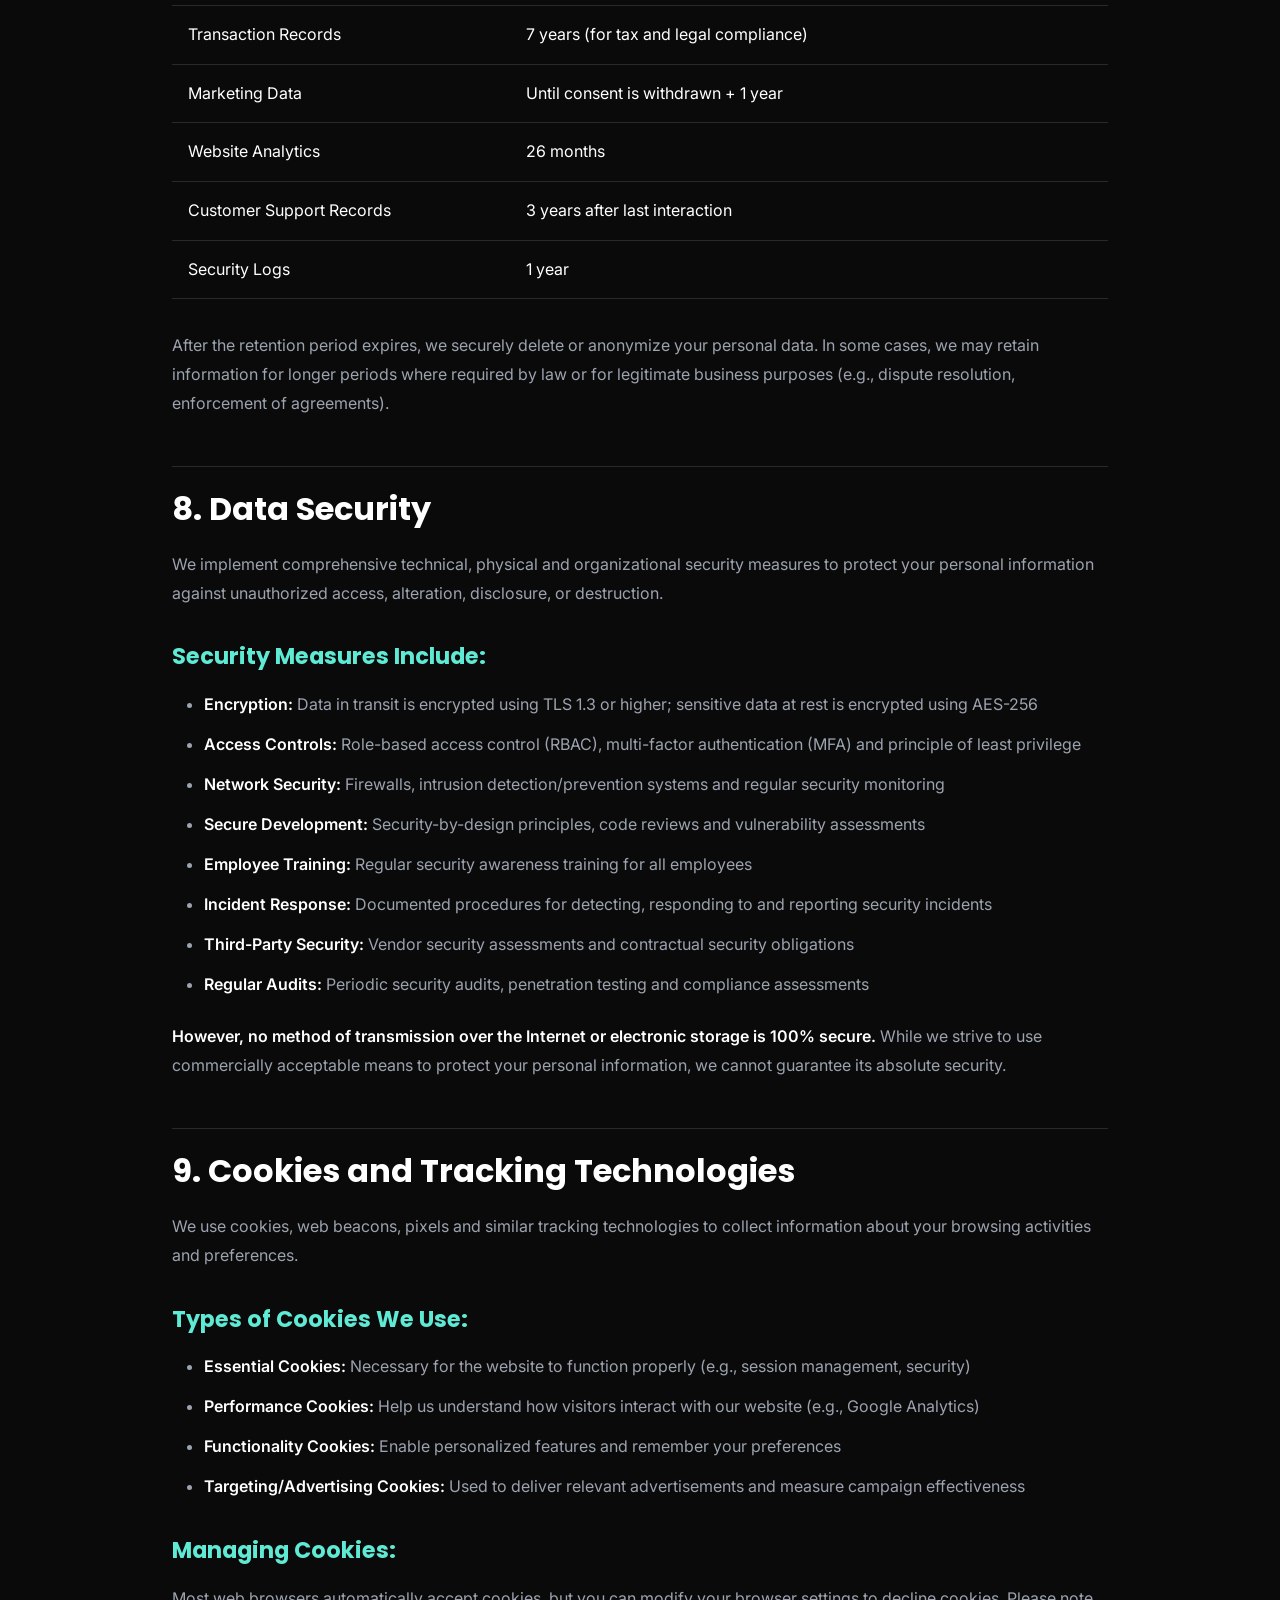
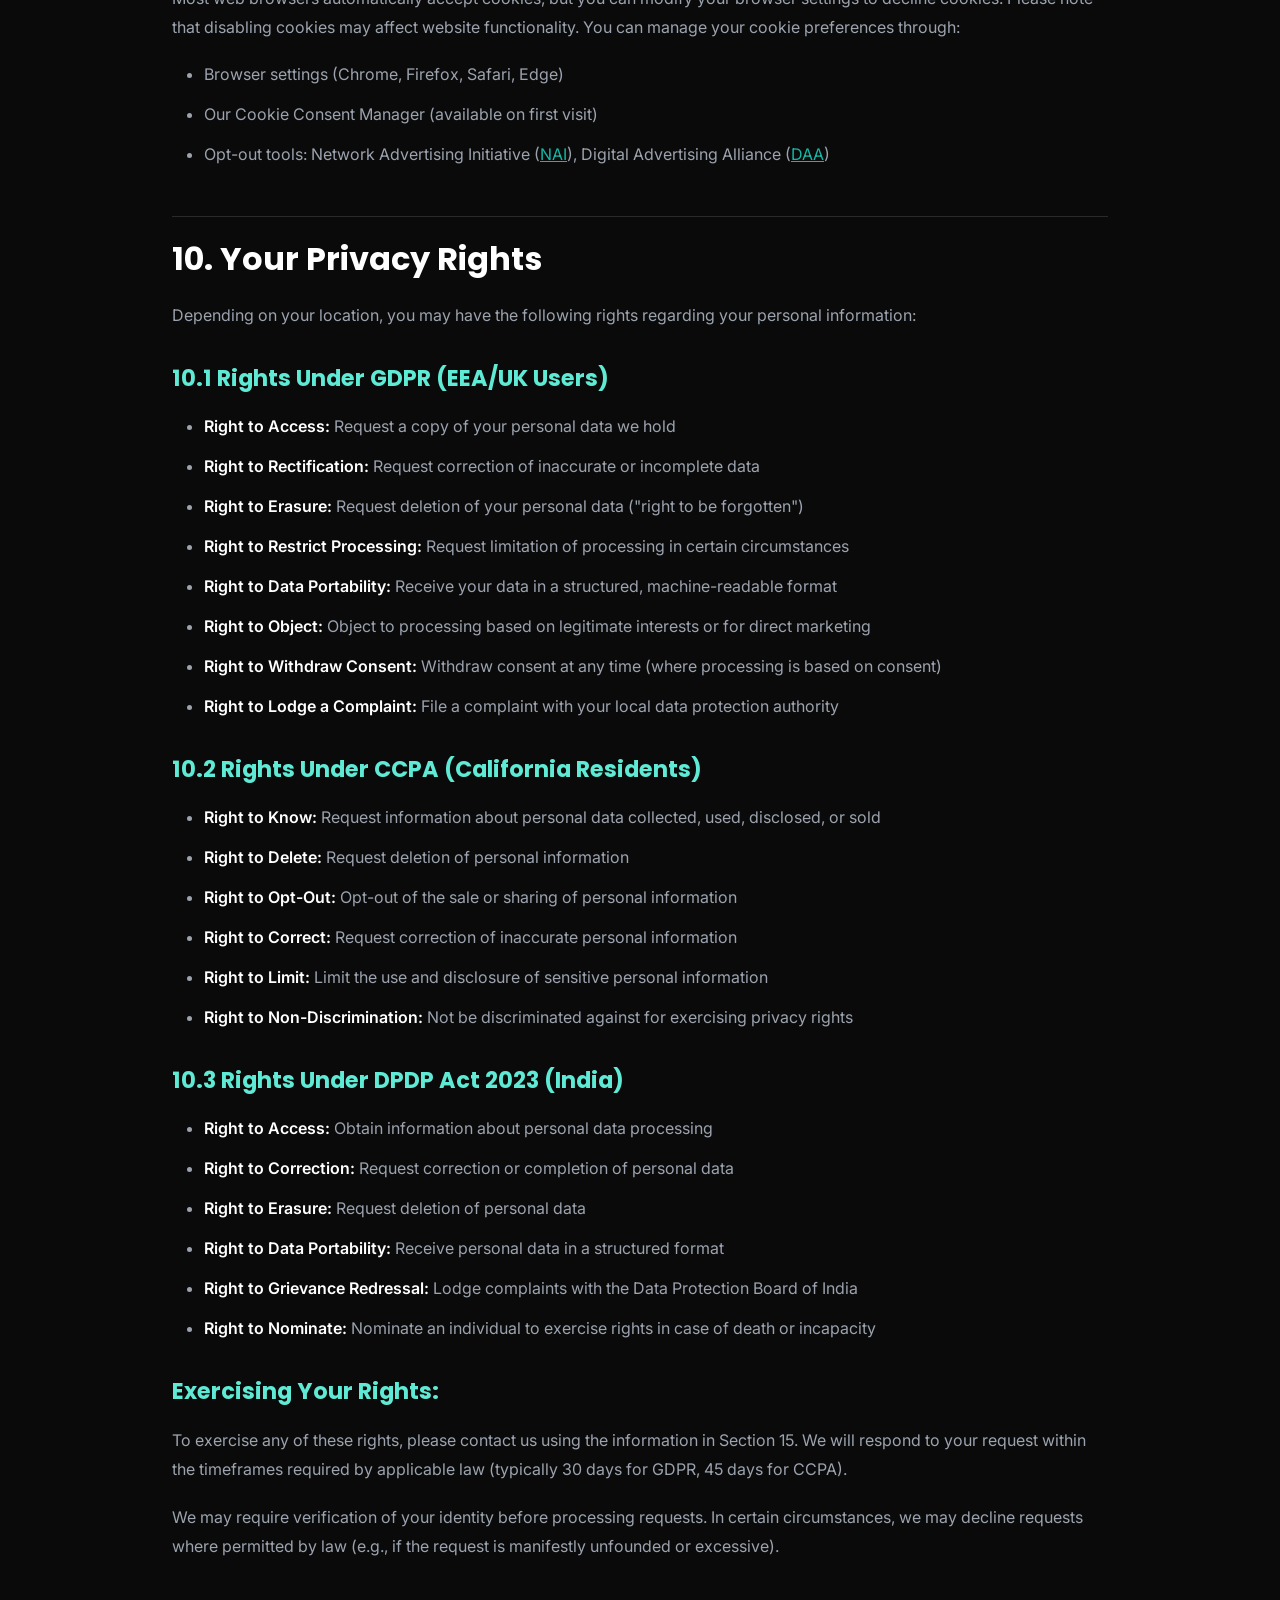
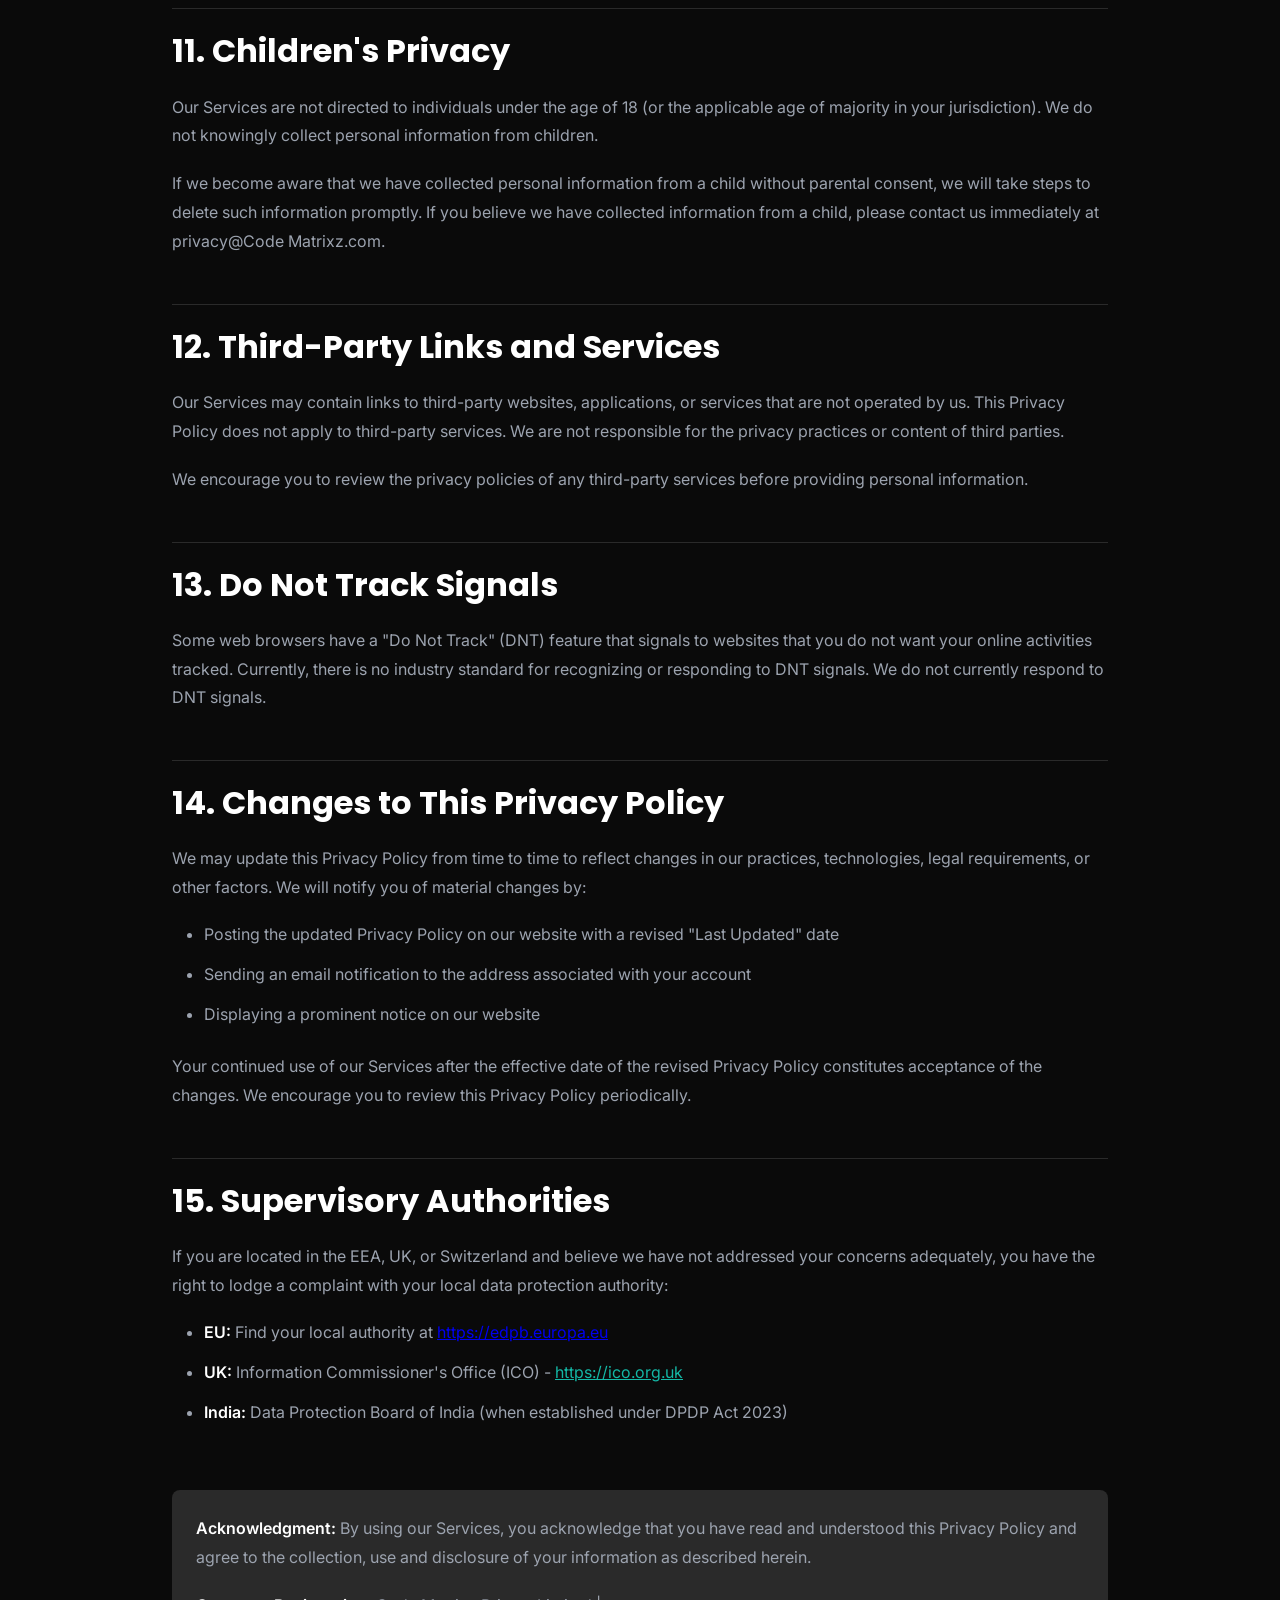
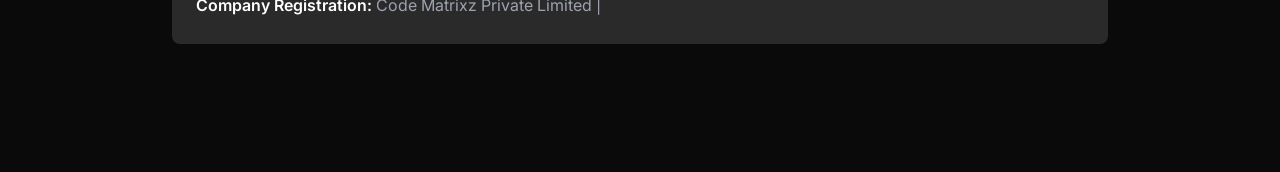
<file: privacy.html>
<!DOCTYPE html>
<html lang="en">
<head>
    <meta charset="UTF-8">
    <meta name="viewport" content="width=device-width, initial-scale=1.0">
    <title>Privacy Policy - Code Matrixz</title>
    <link rel="preconnect" href="https://fonts.googleapis.com">
    <link rel="preconnect" href="https://fonts.gstatic.com" crossorigin>
    <link href="https://fonts.googleapis.com/css2?family=Poppins:wght@300;400;500;600;700;800;900&family=Inter:wght@300;400;500;600;700;800&display=swap" rel="stylesheet">
    <link rel="stylesheet" href="https://cdnjs.cloudflare.com/ajax/libs/font-awesome/6.5.1/css/all.min.css">
</head>
    <style>
        :root {
            --primary-teal: #14b8a6;
            --dark-teal: #0d9488;
            --light-teal: #5eead4;
            --black: #0a0a0a;
            --dark-gray: #1a1a1a;
            --medium-gray: #2a2a2a;
            --light-gray: #9ca3af;
            --white: #ffffff;
        }

        * {
            margin: 0;
            padding: 0;
            box-sizing: border-box;
        }

        body {
            font-family: 'Inter', sans-serif;
            background-color: var(--black);
            color: var(--white);
            line-height: 1.6;
        }

        .legal-page {
            max-width: 1000px;
            margin: 0 auto;
            padding: 6rem 2rem;
        }

        .back-button {
            display: inline-flex;
            align-items: center;
            gap: 0.5rem;
            color: var(--primary-teal);
            text-decoration: none;
            margin-bottom: 3rem;
            font-weight: 500;
            transition: all 0.3s;
        }

        .back-button:hover {
            transform: translateX(-5px);
        }

        h1 {
            font-family: 'Poppins', sans-serif;
            font-size: 3.5rem;
            margin-bottom: 1rem;
            color: var(--primary-teal);
        }

        .last-updated {
            color: var(--light-gray);
            font-style: italic;
            margin-bottom: 3rem;
            font-size: 0.95rem;
        }

        .intro-box {
            background: var(--medium-gray);
            padding: 2rem;
            border-left: 4px solid var(--primary-teal);
            border-radius: 10px;
            margin-bottom: 3rem;
        }

        h2 {
            font-family: 'Poppins', sans-serif;
            font-size: 2rem;
            margin-top: 3rem;
            margin-bottom: 1rem;
            color: var(--white);
            padding-top: 1rem;
            border-top: 1px solid var(--medium-gray);
        }

        h2:first-of-type {
            margin-top: 2rem;
            border-top: none;
        }

        h3 {
            font-family: 'Poppins', sans-serif;
            font-size: 1.4rem;
            margin-top: 2rem;
            margin-bottom: 1rem;
            color: var(--light-teal);
        }

        p {
            line-height: 1.8;
            margin-bottom: 1.2rem;
            color: var(--light-gray);
        }

        ul {
            margin-left: 2rem;
            margin-bottom: 1.5rem;
        }

        ul li {
            margin-bottom: 0.8rem;
            color: var(--light-gray);
            line-height: 1.7;
        }

        strong {
            color: var(--white);
            font-weight: 600;
        }

        .highlight {
            background: var(--medium-gray);
            padding: 1.5rem;
            border-radius: 8px;
            margin: 2rem 0;
        }

        table {
            width: 100%;
            border-collapse: collapse;
            margin: 2rem 0;
        }

        table th, table td {
            padding: 1rem;
            text-align: left;
            border-bottom: 1px solid var(--medium-gray);
        }

        table th {
            background: var(--medium-gray);
            color: var(--primary-teal);
            font-weight: 600;
        }

        .contact-box {
            background: var(--dark-gray);
            padding: 2rem;
            border-radius: 10px;
            margin-top: 3rem;
        }

        .contact-box h3 {
            margin-top: 0;
            color: var(--primary-teal);
        }

        @media (max-width: 768px) {
            h1 { font-size: 2.5rem; }
            h2 { font-size: 1.5rem; }
            h3 { font-size: 1.2rem; }
            .legal-page { padding: 4rem 1.5rem; }
        }
    </style>
</head>
<body>
    <div class="legal-page">
        <a href="index.html" class="back-button">
            <i class="fas fa-arrow-left"></i> Back to Home
        </a>

        <h1>Privacy Policy</h1>
        <p class="last-updated">Effective Date: November 16, 2025 | Last Updated: November 16, 2025</p>
        
        <div class="intro-box">
            <p><strong>Code Matrixz Private Limited</strong> ("Code Matrixz," "we," "us," or "our") is committed to protecting your privacy and ensuring the security of your personal information. This Privacy Policy explains how we collect, use, disclose and safeguard your information when you visit our website, use our services, or interact with us.</p>
            <p>This Policy complies with applicable data protection laws including the General Data Protection Regulation (GDPR), California Consumer Privacy Act (CCPA), Digital Personal Data Protection Act 2023 (India) and other relevant privacy legislation.</p>
            <p><strong>By accessing or using our services, you acknowledge that you have read, understood and agree to be bound by this Privacy Policy.</strong></p>
        </div>

        <h2>1. Definitions</h2>
        <p>For the purposes of this Privacy Policy:</p>
        <ul>
            <li><strong>"Personal Data"</strong> or <strong>"Personal Information"</strong> means any information relating to an identified or identifiable natural person.</li>
            <li><strong>"Processing"</strong> means any operation performed on personal data, including collection, storage, use, disclosure, or deletion.</li>
            <li><strong>"Data Controller"</strong> means Code Matrixz, which determines the purposes and means of processing personal data.</li>
            <li><strong>"Data Processor"</strong> means any third party that processes personal data on behalf of Code Matrixz.</li>
            <li><strong>"Services"</strong> refers to our website, applications, products and any related services offered by Code Matrixz.</li>
            <li><strong>"User," "you,"</strong> or <strong>"your"</strong> refers to any individual or entity accessing or using our Services.</li>
        </ul>

        <h2>2. Information We Collect</h2>
        
        <h3>2.1 Information You Provide Directly</h3>
        <p>We collect information that you voluntarily provide to us when you:</p>
        <ul>
            <li><strong>Account Registration:</strong> Name, email address, phone number, company name, job title, billing address and password</li>
            <li><strong>Contact Forms & Inquiries:</strong> Name, email, phone number, message content and any other information you choose to provide</li>
            <li><strong>Service Usage:</strong> Project details, preferences, specifications and communications</li>
            <li><strong>Payment Information:</strong> Credit/debit card details, billing address and transaction history (processed securely through third-party payment processors)</li>
            <li><strong>Marketing Communications:</strong> Email address and communication preferences</li>
            <li><strong>Surveys & Feedback:</strong> Responses to surveys, testimonials and feedback</li>
        </ul>

        <h3>2.2 Information Collected Automatically</h3>
        <p>When you access our Services, we automatically collect certain information:</p>
        <ul>
            <li><strong>Device Information:</strong> Device type, operating system, browser type and version, screen resolution and device identifiers</li>
            <li><strong>Usage Data:</strong> Pages viewed, time spent on pages, click patterns, navigation paths, referring/exit pages</li>
            <li><strong>Location Data:</strong> IP address, approximate geographic location based on IP address</li>
            <li><strong>Cookies & Tracking Technologies:</strong> Session cookies, persistent cookies, web beacons and similar tracking technologies (see Section 9)</li>
            <li><strong>Log Data:</strong> Server logs, error reports, access times and system activity</li>
        </ul>

        <h3>2.3 Information from Third-Party Sources</h3>
        <p>We may receive information about you from:</p>
        <ul>
            <li>Business partners and service providers</li>
            <li>Social media platforms (if you connect your account)</li>
            <li>Publicly available sources</li>
            <li>Marketing and analytics providers</li>
            <li>Fraud prevention and security services</li>
        </ul>

        <h2>3. Legal Basis for Processing (GDPR)</h2>
        <p>We process your personal data only when we have a legal basis to do so:</p>
        <ul>
            <li><strong>Contractual Necessity:</strong> Processing is necessary for the performance of a contract with you or to take steps at your request before entering into a contract</li>
            <li><strong>Consent:</strong> You have given explicit consent for specific processing activities</li>
            <li><strong>Legitimate Interests:</strong> Processing is necessary for our legitimate business interests (e.g., improving services, fraud prevention), provided your rights and freedoms do not override these interests</li>
            <li><strong>Legal Obligation:</strong> Processing is necessary to comply with applicable laws and regulations</li>
            <li><strong>Vital Interests:</strong> Processing is necessary to protect your vital interests or those of another person</li>
        </ul>

        <h2>4. How We Use Your Information</h2>
        <p>We use the collected information for the following purposes:</p>

        <h3>4.1 Service Delivery & Management</h3>
        <ul>
            <li>Providing, maintaining and improving our Services</li>
            <li>Processing transactions and managing orders</li>
            <li>Creating and managing user accounts</li>
            <li>Providing customer support and responding to inquiries</li>
            <li>Personalizing your experience</li>
        </ul>

        <h3>4.2 Communication</h3>
        <ul>
            <li>Sending service-related notifications and updates</li>
            <li>Responding to your requests and communications</li>
            <li>Sending marketing communications (with your consent)</li>
            <li>Conducting surveys and gathering feedback</li>
        </ul>

        <h3>4.3 Business Operations</h3>
        <ul>
            <li>Analyzing usage patterns and trends</li>
            <li>Conducting research and development</li>
            <li>Improving our products, services and website functionality</li>
            <li>Managing business relationships</li>
            <li>Enforcing our terms of service and policies</li>
        </ul>

        <h3>4.4 Security & Compliance</h3>
        <ul>
            <li>Detecting, preventing and addressing fraud, security issues and technical problems</li>
            <li>Protecting the rights, property and safety of Code Matrixz, our users and the public</li>
            <li>Complying with legal obligations and responding to legal requests</li>
            <li>Conducting audits and investigations</li>
        </ul>

        <h3>4.5 Marketing & Analytics</h3>
        <ul>
            <li>Delivering targeted advertisements and promotional content</li>
            <li>Measuring the effectiveness of marketing campaigns</li>
            <li>Understanding user behavior and preferences</li>
            <li>Building user profiles for marketing purposes (with consent)</li>
        </ul>

        <h2>5. Information Sharing and Disclosure</h2>
        <p><strong>We do not sell, rent, or trade your personal information to third parties for their marketing purposes.</strong></p>
        <p>We may share your information in the following circumstances:</p>

        <h3>5.1 Service Providers</h3>
        <p>We engage third-party companies and individuals to facilitate our Services, including:</p>
        <ul>
            <li>Cloud hosting and infrastructure providers (AWS, Google Cloud, Microsoft Azure)</li>
            <li>Payment processors (Stripe, PayPal, Razorpay)</li>
            <li>Email service providers (SendGrid, Mailchimp)</li>
            <li>Analytics providers (Google Analytics, Mixpanel)</li>
            <li>Customer support platforms (Zendesk, Intercom)</li>
            <li>Marketing and advertising partners</li>
        </ul>
        <p>These service providers have access to your personal information only to perform specific tasks on our behalf and are obligated not to disclose or use it for any other purpose.</p>

        <h3>5.2 Business Transfers</h3>
        <p>In connection with any merger, acquisition, restructuring, sale of assets, or bankruptcy, your personal information may be transferred to the successor entity. We will notify you via email and/or prominent notice on our website of any such change.</p>

        <h3>5.3 Legal Requirements & Protection</h3>
        <p>We may disclose your information if required by law or in good faith belief that such action is necessary to:</p>
        <ul>
            <li>Comply with legal obligations, court orders, or government requests</li>
            <li>Enforce our Terms of Service and other agreements</li>
            <li>Protect and defend our rights or property</li>
            <li>Prevent or investigate possible wrongdoing</li>
            <li>Protect the personal safety of users or the public</li>
        </ul>

        <h3>5.4 With Your Consent</h3>
        <p>We may share your information with third parties when you have given us explicit consent to do so.</p>

        <h3>5.5 Aggregated or De-identified Data</h3>
        <p>We may share aggregated or de-identified information that cannot reasonably be used to identify you with third parties for research, marketing, analytics, or other purposes.</p>

        <h2>6. International Data Transfers</h2>
        <p>Your information may be transferred to, stored and processed in countries other than your country of residence. These countries may have data protection laws that differ from those of your country.</p>
        <p>When we transfer personal data from the European Economic Area (EEA), United Kingdom, or Switzerland to countries outside these regions, we ensure appropriate safeguards are in place, including:</p>
        <ul>
            <li>Standard Contractual Clauses approved by the European Commission</li>
            <li>Adequacy decisions recognizing equivalent data protection</li>
            <li>Binding Corporate Rules</li>
            <li>EU-U.S. Data Privacy Framework certification (where applicable)</li>
        </ul>
        <p>For transfers from India, we comply with cross-border data transfer requirements under the Digital Personal Data Protection Act 2023.</p>

        <h2>7. Data Retention</h2>
        <p>We retain your personal information only for as long as necessary to fulfill the purposes outlined in this Privacy Policy, unless a longer retention period is required or permitted by law.</p>

        <h3>Retention Periods:</h3>
        <table>
            <thead>
                <tr>
                    <th>Data Category</th>
                    <th>Retention Period</th>
                </tr>
            </thead>
            <tbody>
                <tr>
                    <td>Account Information</td>
                    <td>Duration of account + 3 years after account closure</td>
                </tr>
                <tr>
                    <td>Transaction Records</td>
                    <td>7 years (for tax and legal compliance)</td>
                </tr>
                <tr>
                    <td>Marketing Data</td>
                    <td>Until consent is withdrawn + 1 year</td>
                </tr>
                <tr>
                    <td>Website Analytics</td>
                    <td>26 months</td>
                </tr>
                <tr>
                    <td>Customer Support Records</td>
                    <td>3 years after last interaction</td>
                </tr>
                <tr>
                    <td>Security Logs</td>
                    <td>1 year</td>
                </tr>
            </tbody>
        </table>

        <p>After the retention period expires, we securely delete or anonymize your personal data. In some cases, we may retain information for longer periods where required by law or for legitimate business purposes (e.g., dispute resolution, enforcement of agreements).</p>

        <h2>8. Data Security</h2>
        <p>We implement comprehensive technical, physical and organizational security measures to protect your personal information against unauthorized access, alteration, disclosure, or destruction.</p>

        <h3>Security Measures Include:</h3>
        <ul>
            <li><strong>Encryption:</strong> Data in transit is encrypted using TLS 1.3 or higher; sensitive data at rest is encrypted using AES-256</li>
            <li><strong>Access Controls:</strong> Role-based access control (RBAC), multi-factor authentication (MFA) and principle of least privilege</li>
            <li><strong>Network Security:</strong> Firewalls, intrusion detection/prevention systems and regular security monitoring</li>
            <li><strong>Secure Development:</strong> Security-by-design principles, code reviews and vulnerability assessments</li>
            <li><strong>Employee Training:</strong> Regular security awareness training for all employees</li>
            <li><strong>Incident Response:</strong> Documented procedures for detecting, responding to and reporting security incidents</li>
            <li><strong>Third-Party Security:</strong> Vendor security assessments and contractual security obligations</li>
            <li><strong>Regular Audits:</strong> Periodic security audits, penetration testing and compliance assessments</li>
        </ul>

        <p><strong>However, no method of transmission over the Internet or electronic storage is 100% secure.</strong> While we strive to use commercially acceptable means to protect your personal information, we cannot guarantee its absolute security.</p>

        <h2>9. Cookies and Tracking Technologies</h2>
        <p>We use cookies, web beacons, pixels and similar tracking technologies to collect information about your browsing activities and preferences.</p>

        <h3>Types of Cookies We Use:</h3>
        <ul>
            <li><strong>Essential Cookies:</strong> Necessary for the website to function properly (e.g., session management, security)</li>
            <li><strong>Performance Cookies:</strong> Help us understand how visitors interact with our website (e.g., Google Analytics)</li>
            <li><strong>Functionality Cookies:</strong> Enable personalized features and remember your preferences</li>
            <li><strong>Targeting/Advertising Cookies:</strong> Used to deliver relevant advertisements and measure campaign effectiveness</li>
        </ul>

        <h3>Managing Cookies:</h3>
        <p>Most web browsers automatically accept cookies, but you can modify your browser settings to decline cookies. Please note that disabling cookies may affect website functionality. You can manage your cookie preferences through:</p>
        <ul>
            <li>Browser settings (Chrome, Firefox, Safari, Edge)</li>
            <li>Our Cookie Consent Manager (available on first visit)</li>
            <li>Opt-out tools: Network Advertising Initiative (<a href="https://www.networkadvertising.org/choices/" style="color: var(--primary-teal);">NAI</a>), Digital Advertising Alliance (<a href="https://www.aboutads.info/choices/" style="color: var(--primary-teal);">DAA</a>)</li>
        </ul>

        <h2>10. Your Privacy Rights</h2>
        <p>Depending on your location, you may have the following rights regarding your personal information:</p>

        <h3>10.1 Rights Under GDPR (EEA/UK Users)</h3>
        <ul>
            <li><strong>Right to Access:</strong> Request a copy of your personal data we hold</li>
            <li><strong>Right to Rectification:</strong> Request correction of inaccurate or incomplete data</li>
            <li><strong>Right to Erasure:</strong> Request deletion of your personal data ("right to be forgotten")</li>
            <li><strong>Right to Restrict Processing:</strong> Request limitation of processing in certain circumstances</li>
            <li><strong>Right to Data Portability:</strong> Receive your data in a structured, machine-readable format</li>
            <li><strong>Right to Object:</strong> Object to processing based on legitimate interests or for direct marketing</li>
            <li><strong>Right to Withdraw Consent:</strong> Withdraw consent at any time (where processing is based on consent)</li>
            <li><strong>Right to Lodge a Complaint:</strong> File a complaint with your local data protection authority</li>
        </ul>

        <h3>10.2 Rights Under CCPA (California Residents)</h3>
        <ul>
            <li><strong>Right to Know:</strong> Request information about personal data collected, used, disclosed, or sold</li>
            <li><strong>Right to Delete:</strong> Request deletion of personal information</li>
            <li><strong>Right to Opt-Out:</strong> Opt-out of the sale or sharing of personal information</li>
            <li><strong>Right to Correct:</strong> Request correction of inaccurate personal information</li>
            <li><strong>Right to Limit:</strong> Limit the use and disclosure of sensitive personal information</li>
            <li><strong>Right to Non-Discrimination:</strong> Not be discriminated against for exercising privacy rights</li>
        </ul>

        <h3>10.3 Rights Under DPDP Act 2023 (India)</h3>
        <ul>
            <li><strong>Right to Access:</strong> Obtain information about personal data processing</li>
            <li><strong>Right to Correction:</strong> Request correction or completion of personal data</li>
            <li><strong>Right to Erasure:</strong> Request deletion of personal data</li>
            <li><strong>Right to Data Portability:</strong> Receive personal data in a structured format</li>
            <li><strong>Right to Grievance Redressal:</strong> Lodge complaints with the Data Protection Board of India</li>
            <li><strong>Right to Nominate:</strong> Nominate an individual to exercise rights in case of death or incapacity</li>
        </ul>

        <h3>Exercising Your Rights:</h3>
        <p>To exercise any of these rights, please contact us using the information in Section 15. We will respond to your request within the timeframes required by applicable law (typically 30 days for GDPR, 45 days for CCPA).</p>

        <p>We may require verification of your identity before processing requests. In certain circumstances, we may decline requests where permitted by law (e.g., if the request is manifestly unfounded or excessive).</p>

        <h2>11. Children's Privacy</h2>
        <p>Our Services are not directed to individuals under the age of 18 (or the applicable age of majority in your jurisdiction). We do not knowingly collect personal information from children.</p>
        <p>If we become aware that we have collected personal information from a child without parental consent, we will take steps to delete such information promptly. If you believe we have collected information from a child, please contact us immediately at privacy@Code Matrixz.com.</p>

        <h2>12. Third-Party Links and Services</h2>
        <p>Our Services may contain links to third-party websites, applications, or services that are not operated by us. This Privacy Policy does not apply to third-party services. We are not responsible for the privacy practices or content of third parties.</p>
        <p>We encourage you to review the privacy policies of any third-party services before providing personal information.</p>

        <h2>13. Do Not Track Signals</h2>
        <p>Some web browsers have a "Do Not Track" (DNT) feature that signals to websites that you do not want your online activities tracked. Currently, there is no industry standard for recognizing or responding to DNT signals. We do not currently respond to DNT signals.</p>

        <h2>14. Changes to This Privacy Policy</h2>
        <p>We may update this Privacy Policy from time to time to reflect changes in our practices, technologies, legal requirements, or other factors. We will notify you of material changes by:</p>
        <ul>
            <li>Posting the updated Privacy Policy on our website with a revised "Last Updated" date</li>
            <li>Sending an email notification to the address associated with your account</li>
            <li>Displaying a prominent notice on our website</li>
        </ul>
        <p>Your continued use of our Services after the effective date of the revised Privacy Policy constitutes acceptance of the changes. We encourage you to review this Privacy Policy periodically.</p>

    

        <h2>15. Supervisory Authorities</h2>
        <p>If you are located in the EEA, UK, or Switzerland and believe we have not addressed your concerns adequately, you have the right to lodge a complaint with your local data protection authority:</p>
        <ul>
            <li><strong>EU:</strong> Find your local authority at <a href="https://edpb.europa.eu/about-edpb/board/members_en" style="colour: var(--primary-teal);">https://edpb.europa.eu</a></li>
            <li><strong>UK:</strong> Information Commissioner's Office (ICO) - <a href="https://ico.org.uk" style="color: var(--primary-teal);">https://ico.org.uk</a></li>
            <li><strong>India:</strong> Data Protection Board of India (when established under DPDP Act 2023)</li>
        </ul>

        <div class="highlight" style="margin-top: 4rem;">
            <p><strong>Acknowledgment:</strong> By using our Services, you acknowledge that you have read and understood this Privacy Policy and agree to the collection, use and disclosure of your information as described herein.</p>
            <p style="margin-bottom: 0;"><strong>Company Registration:</strong> Code Matrixz Private Limited |       </div>
    </div>
</body>
</html>
</file>
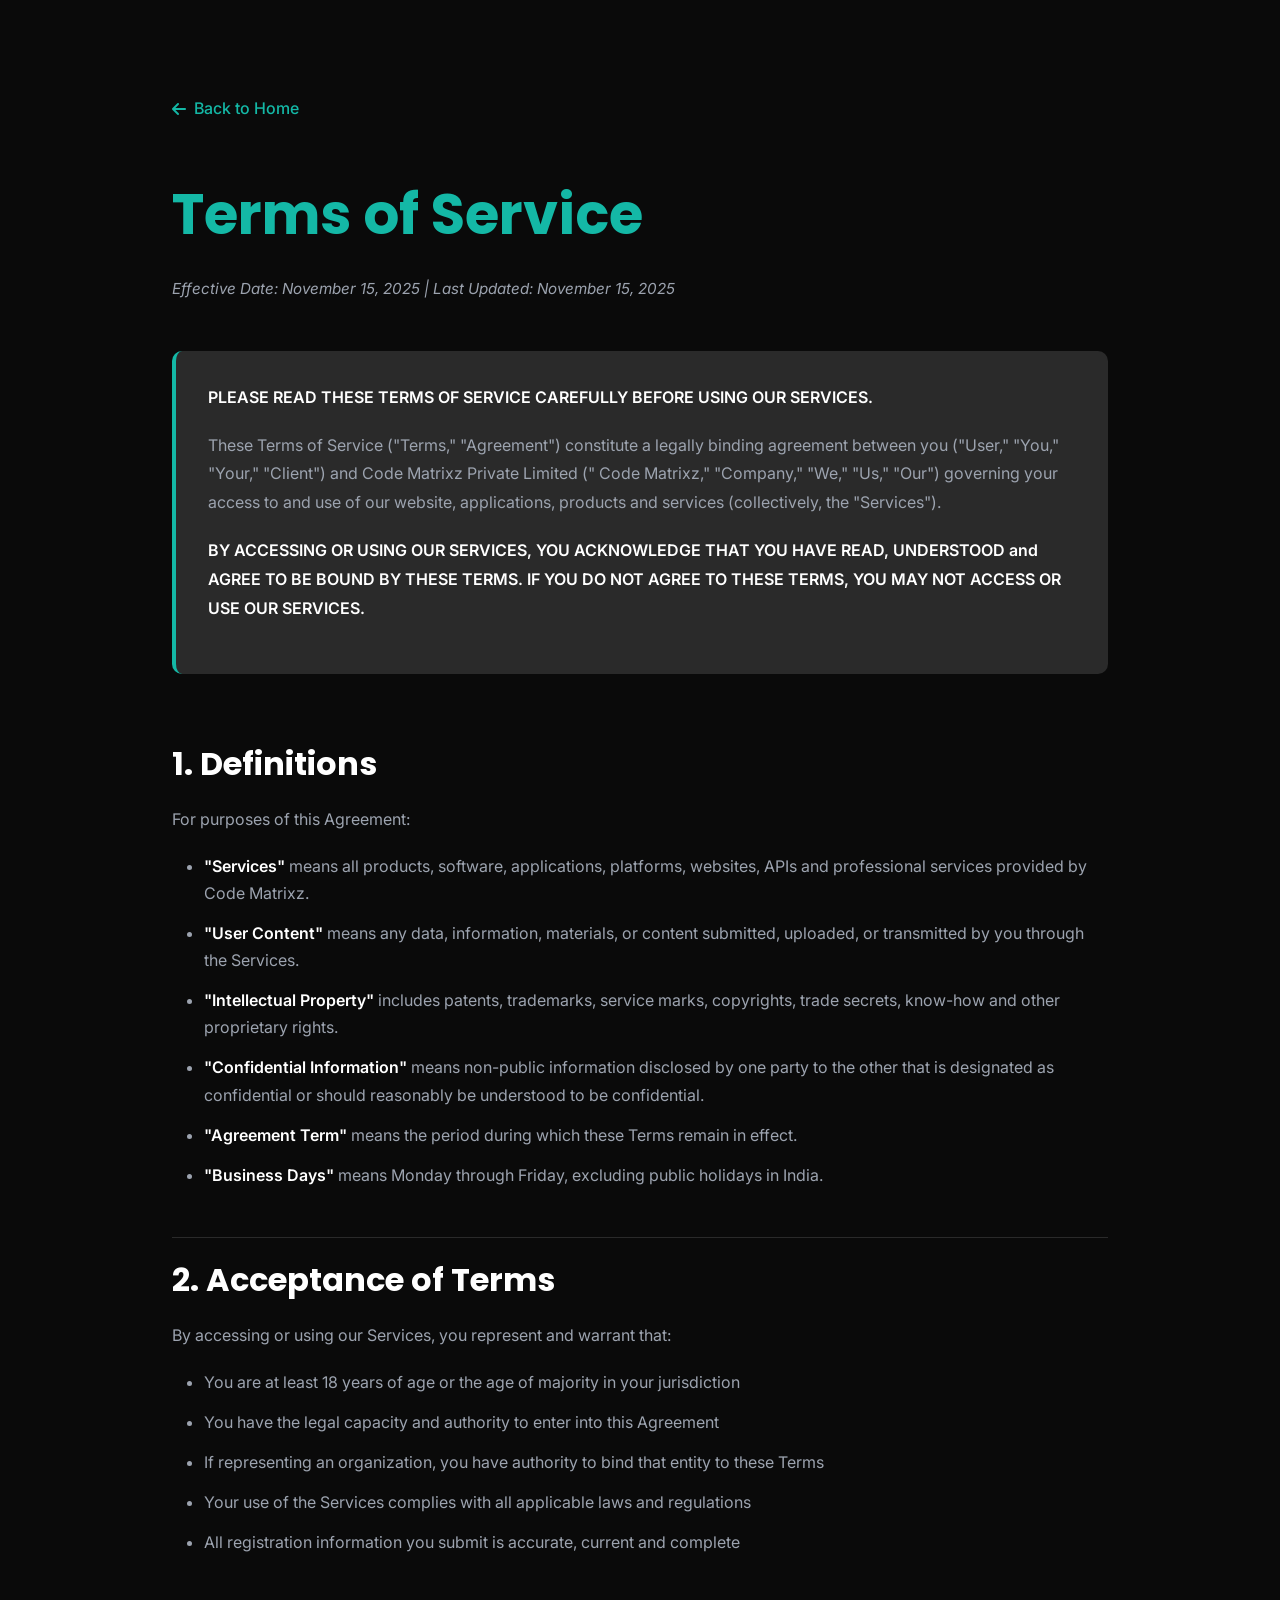
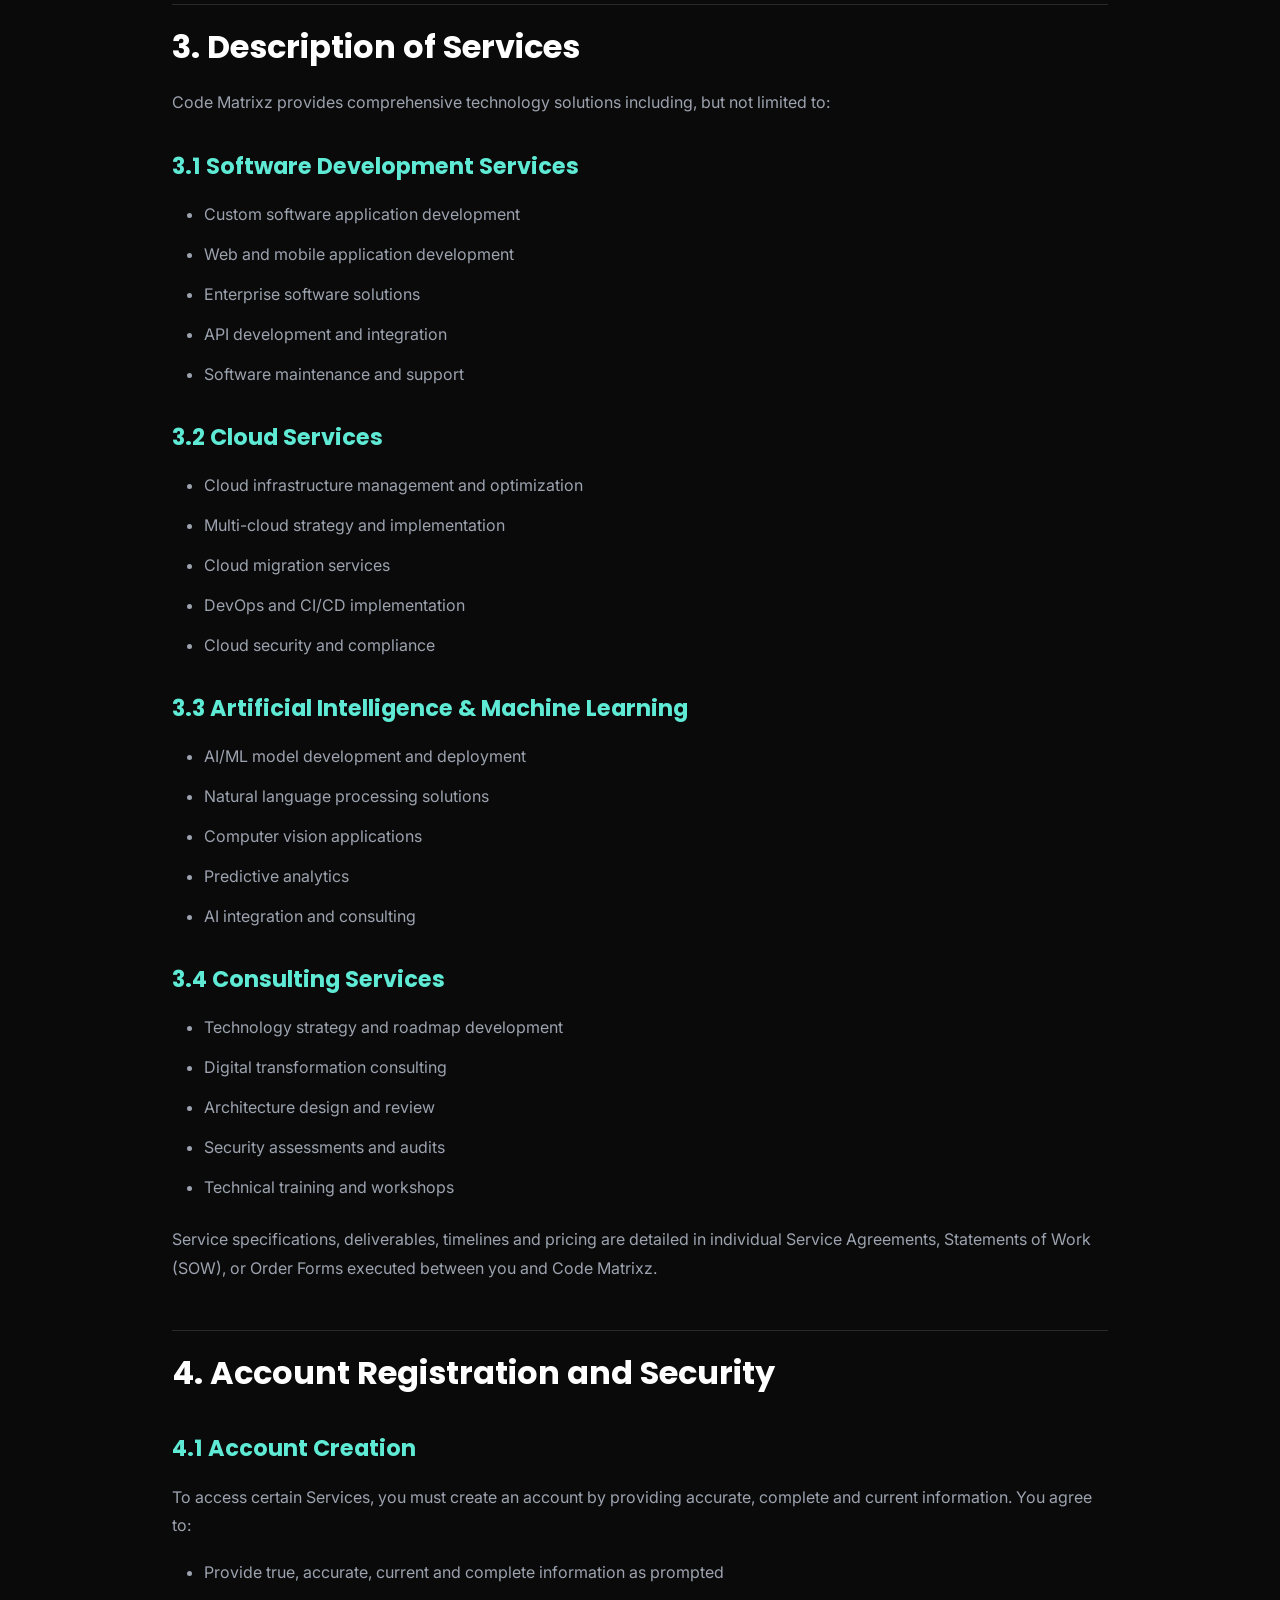
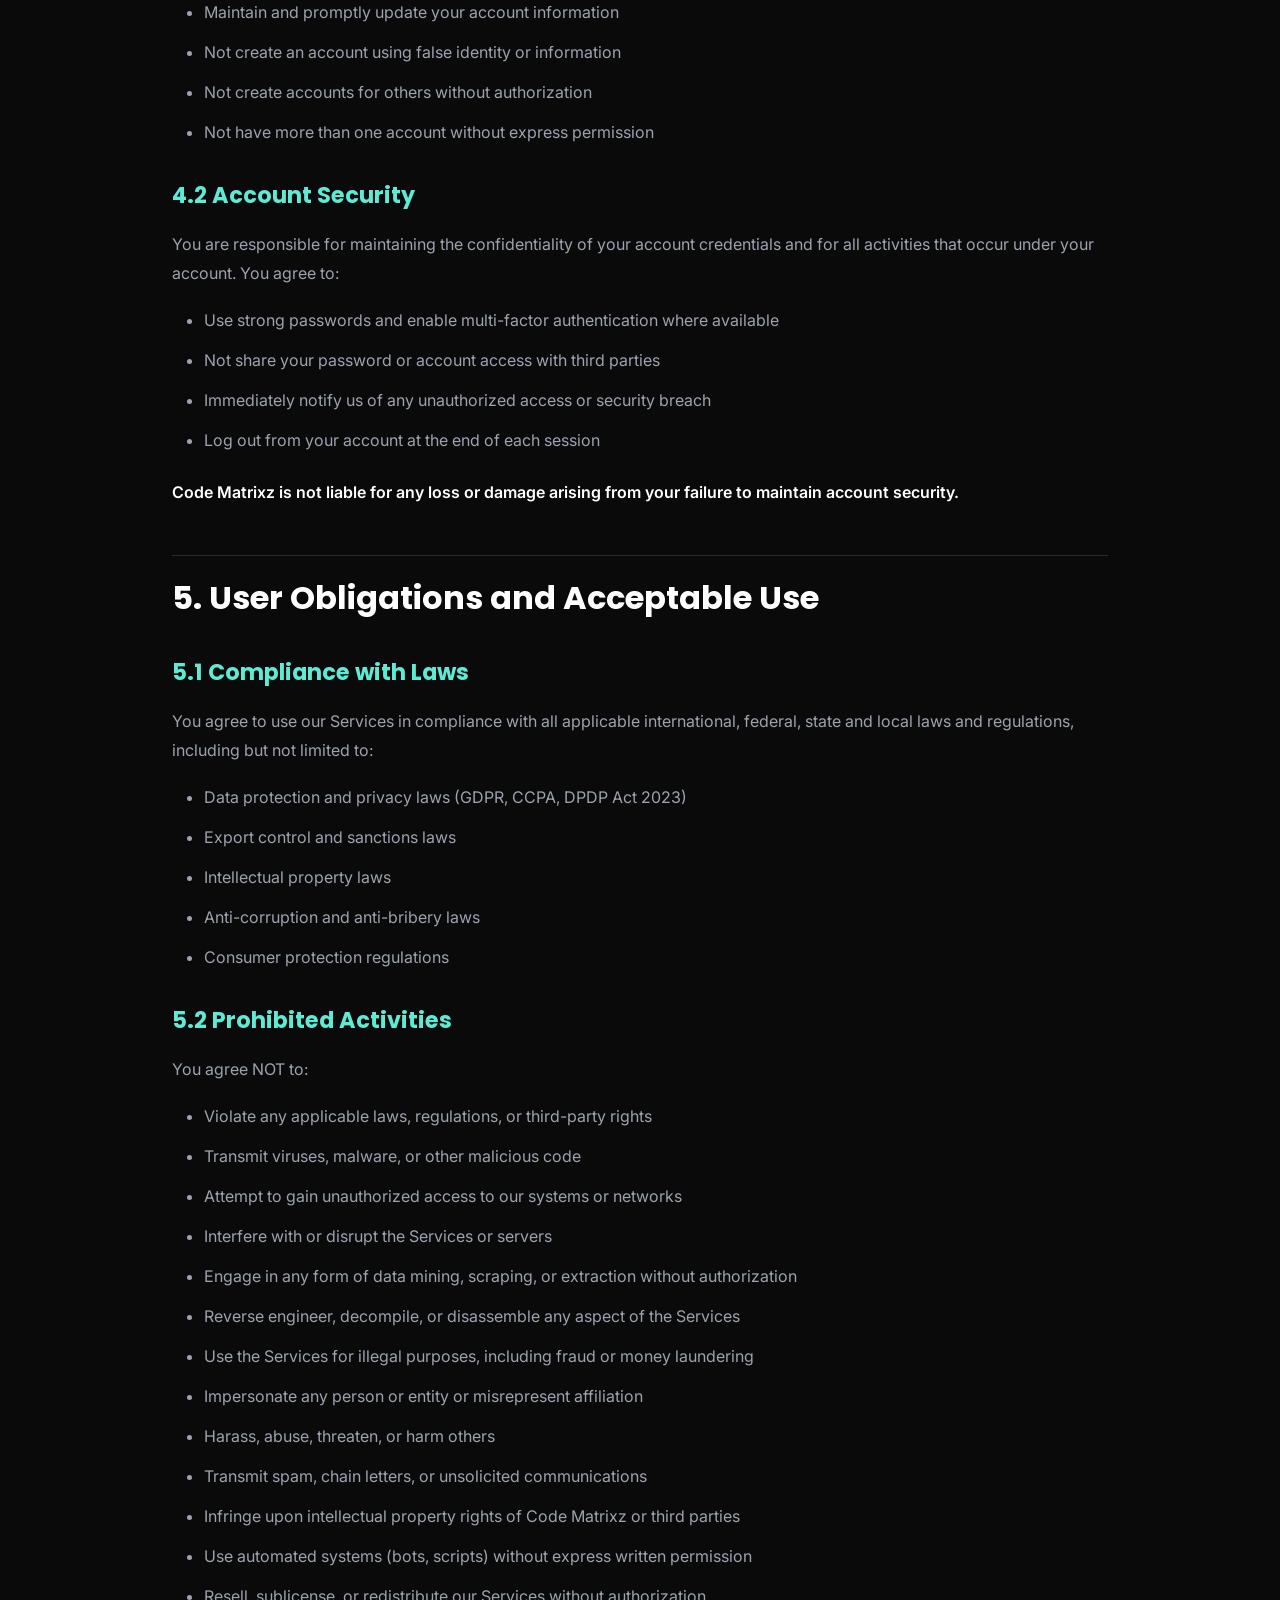
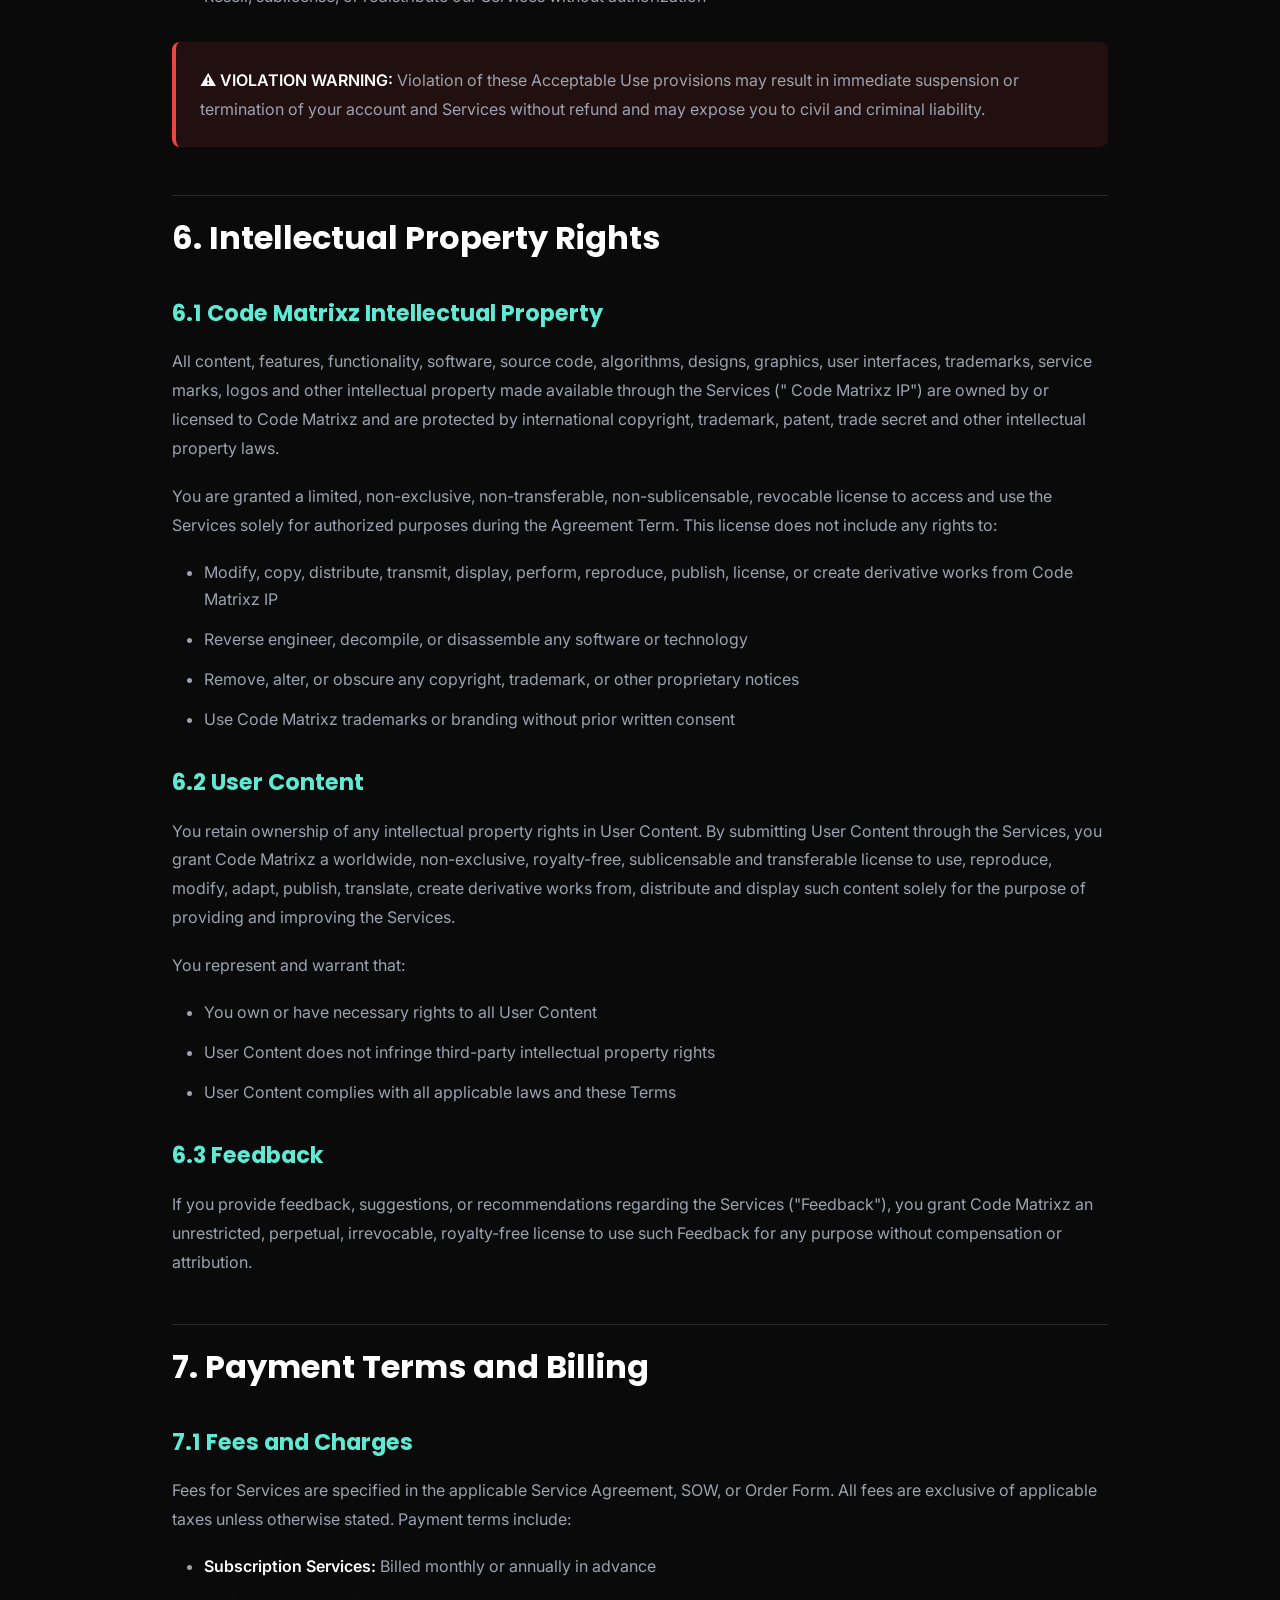
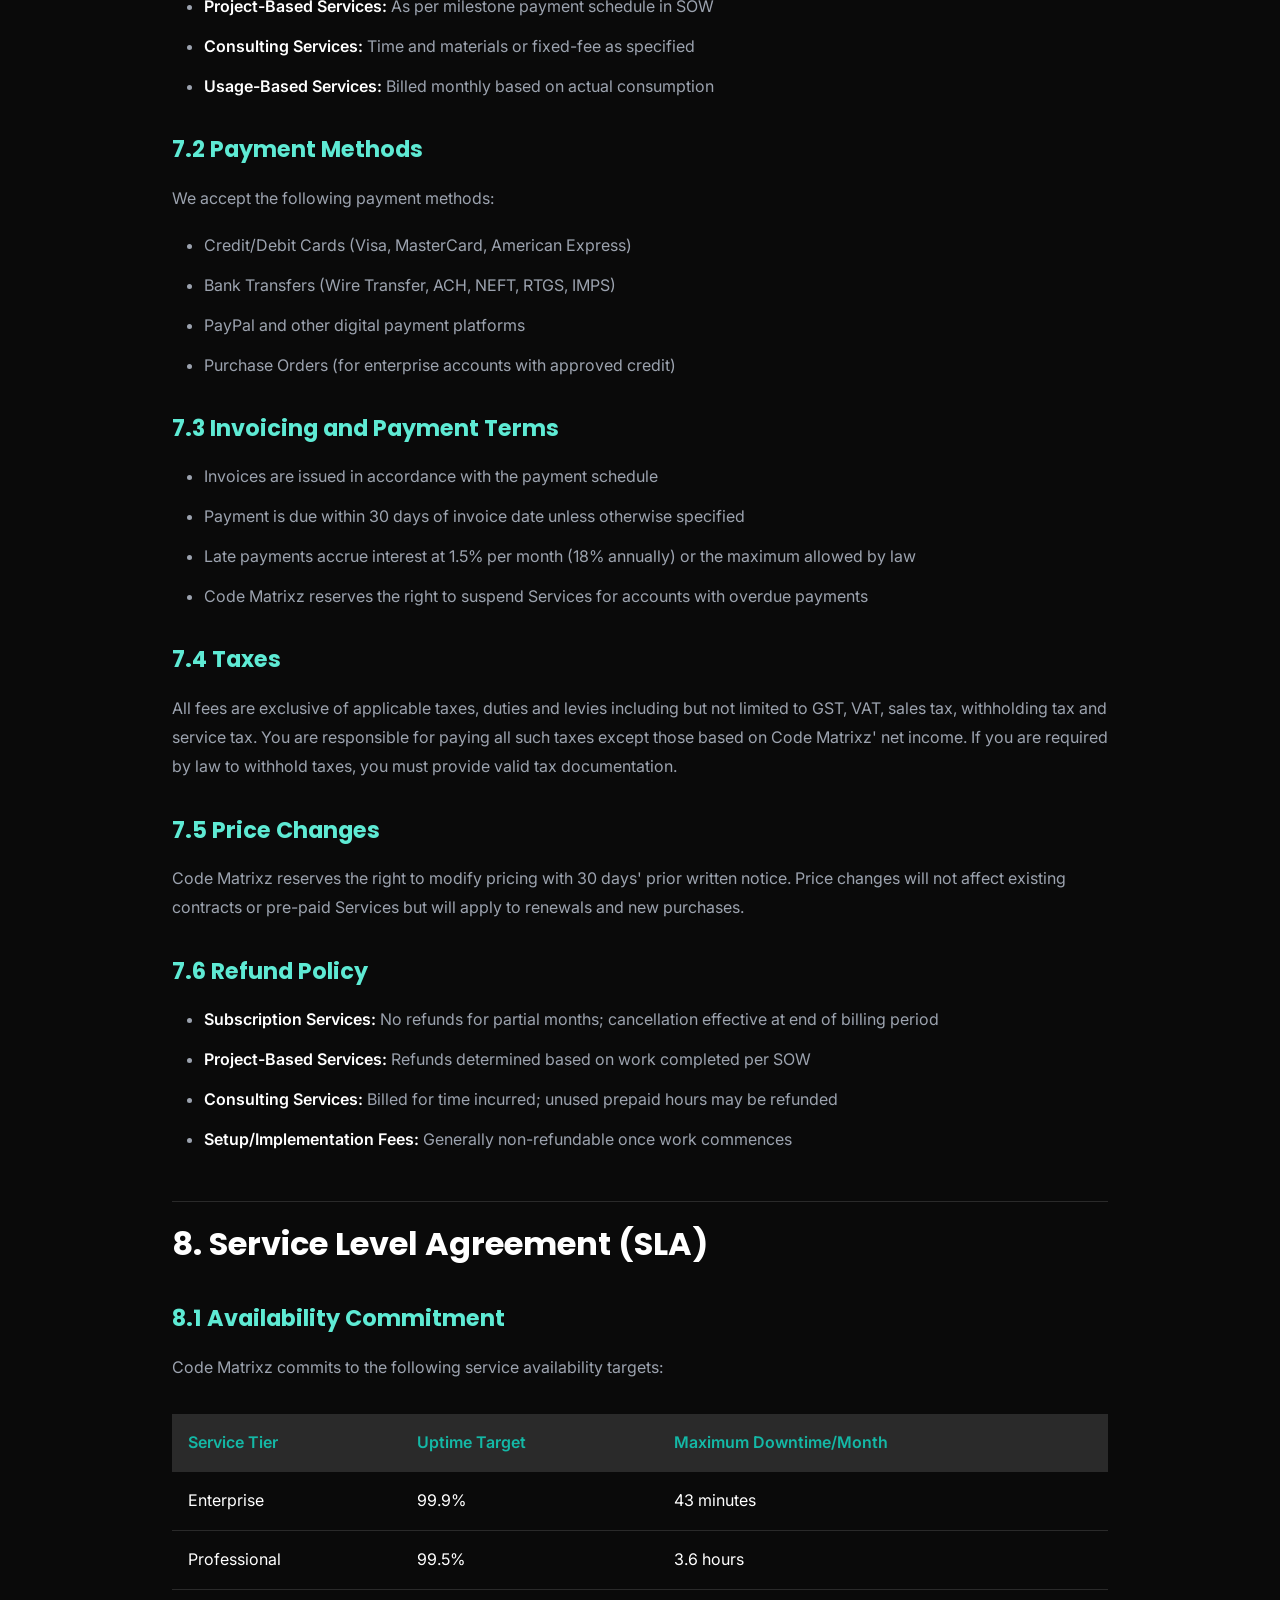
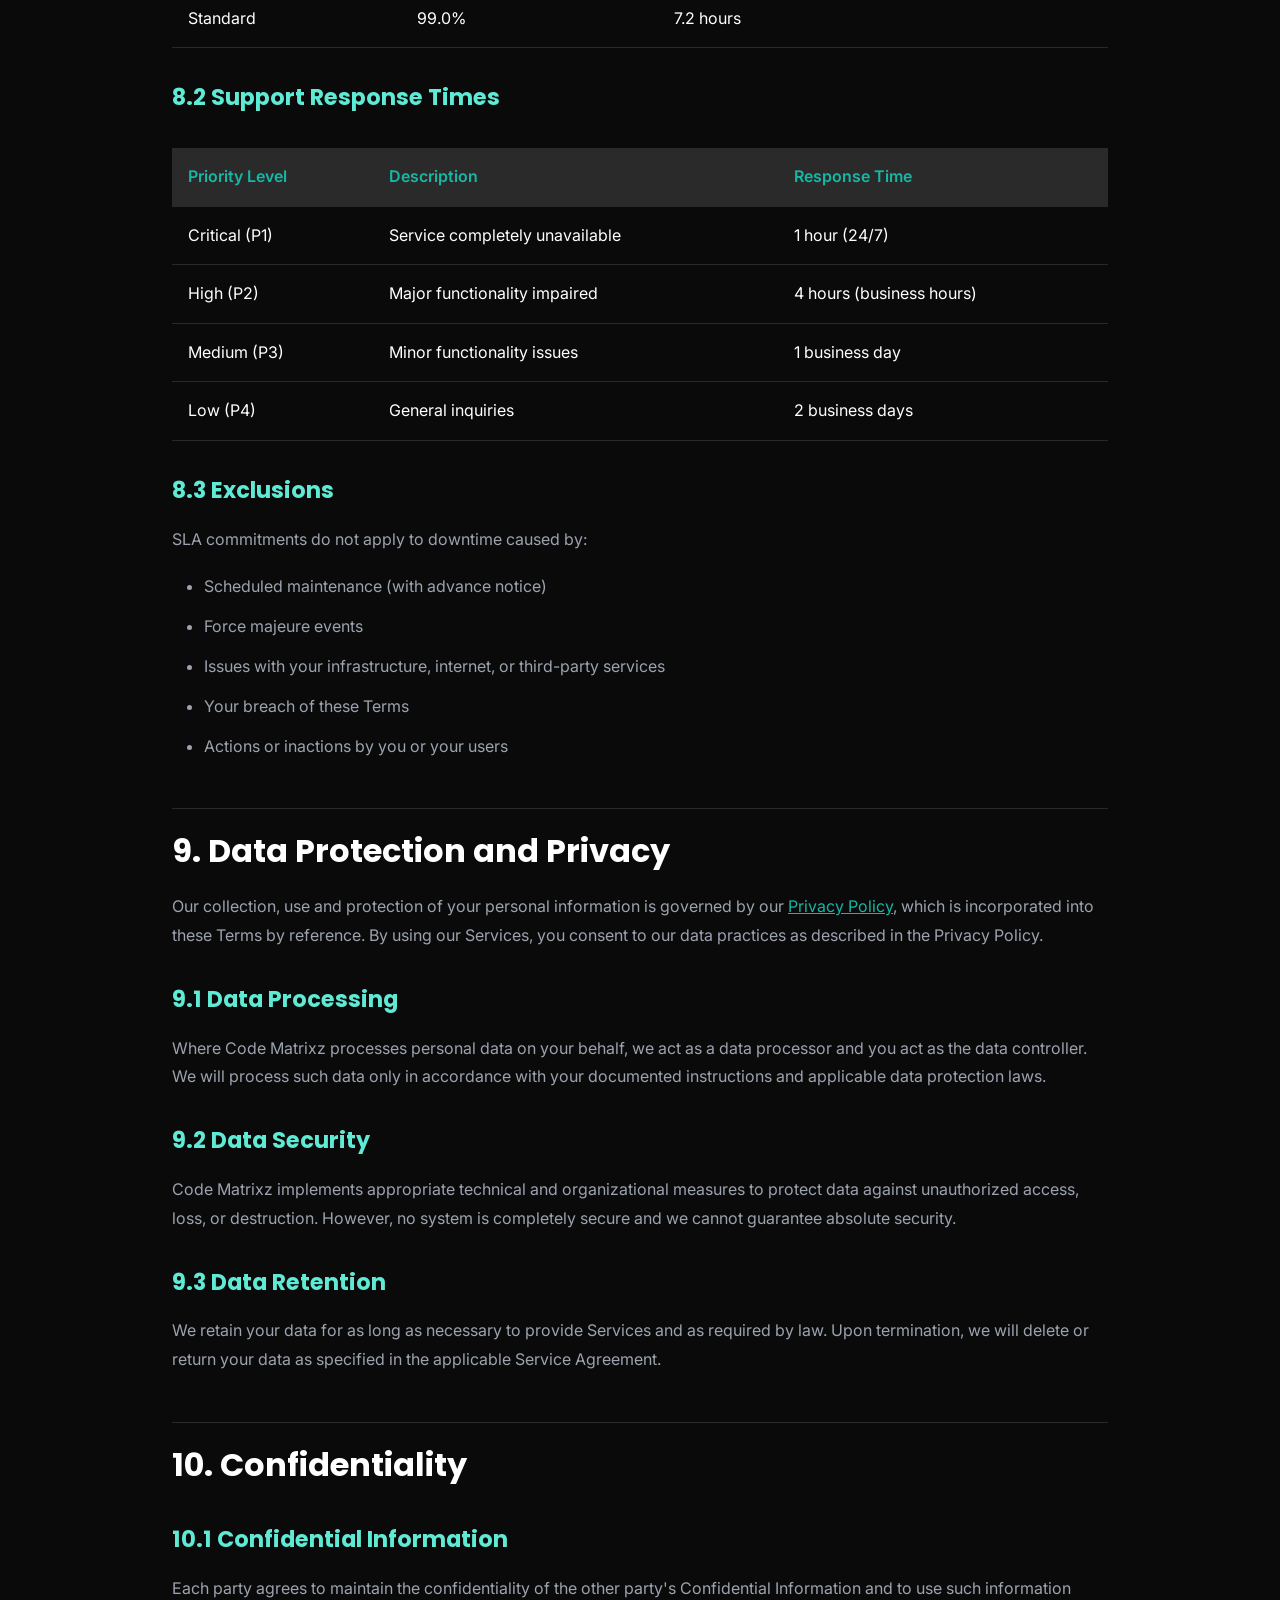
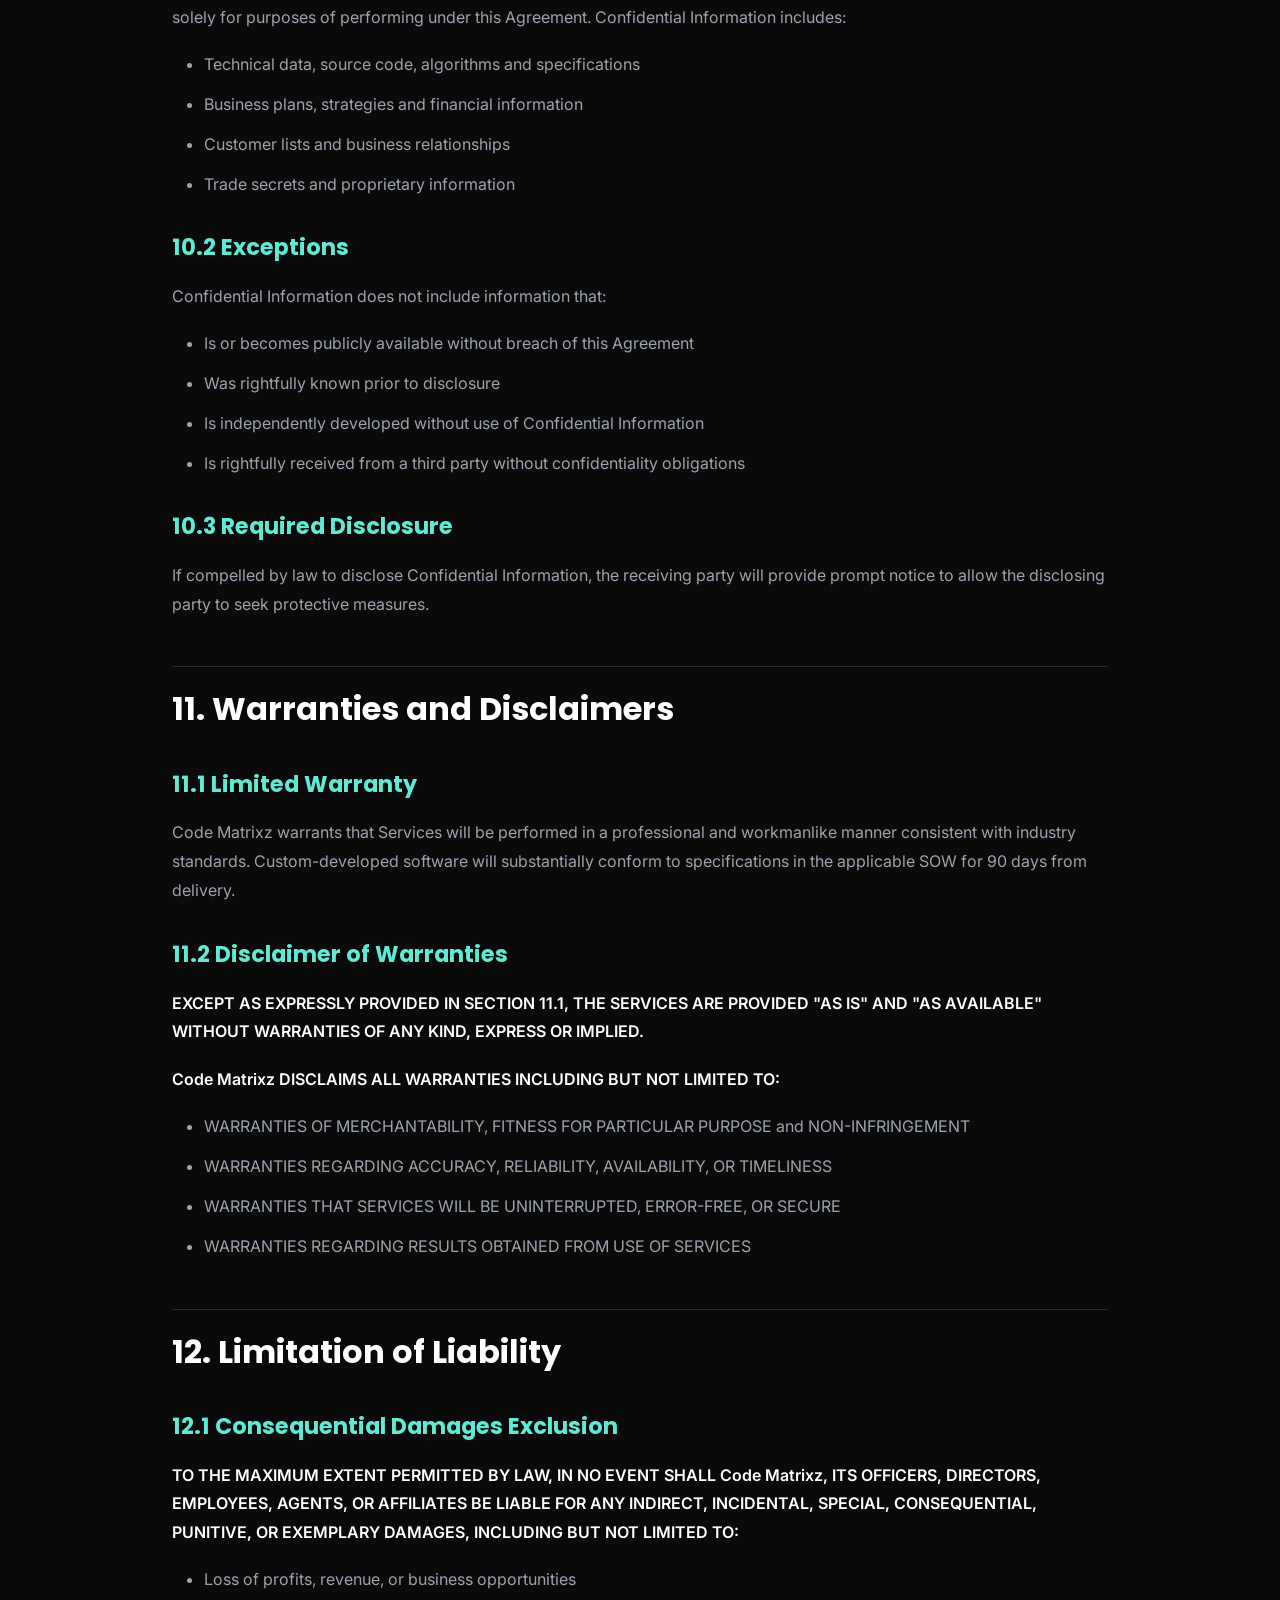
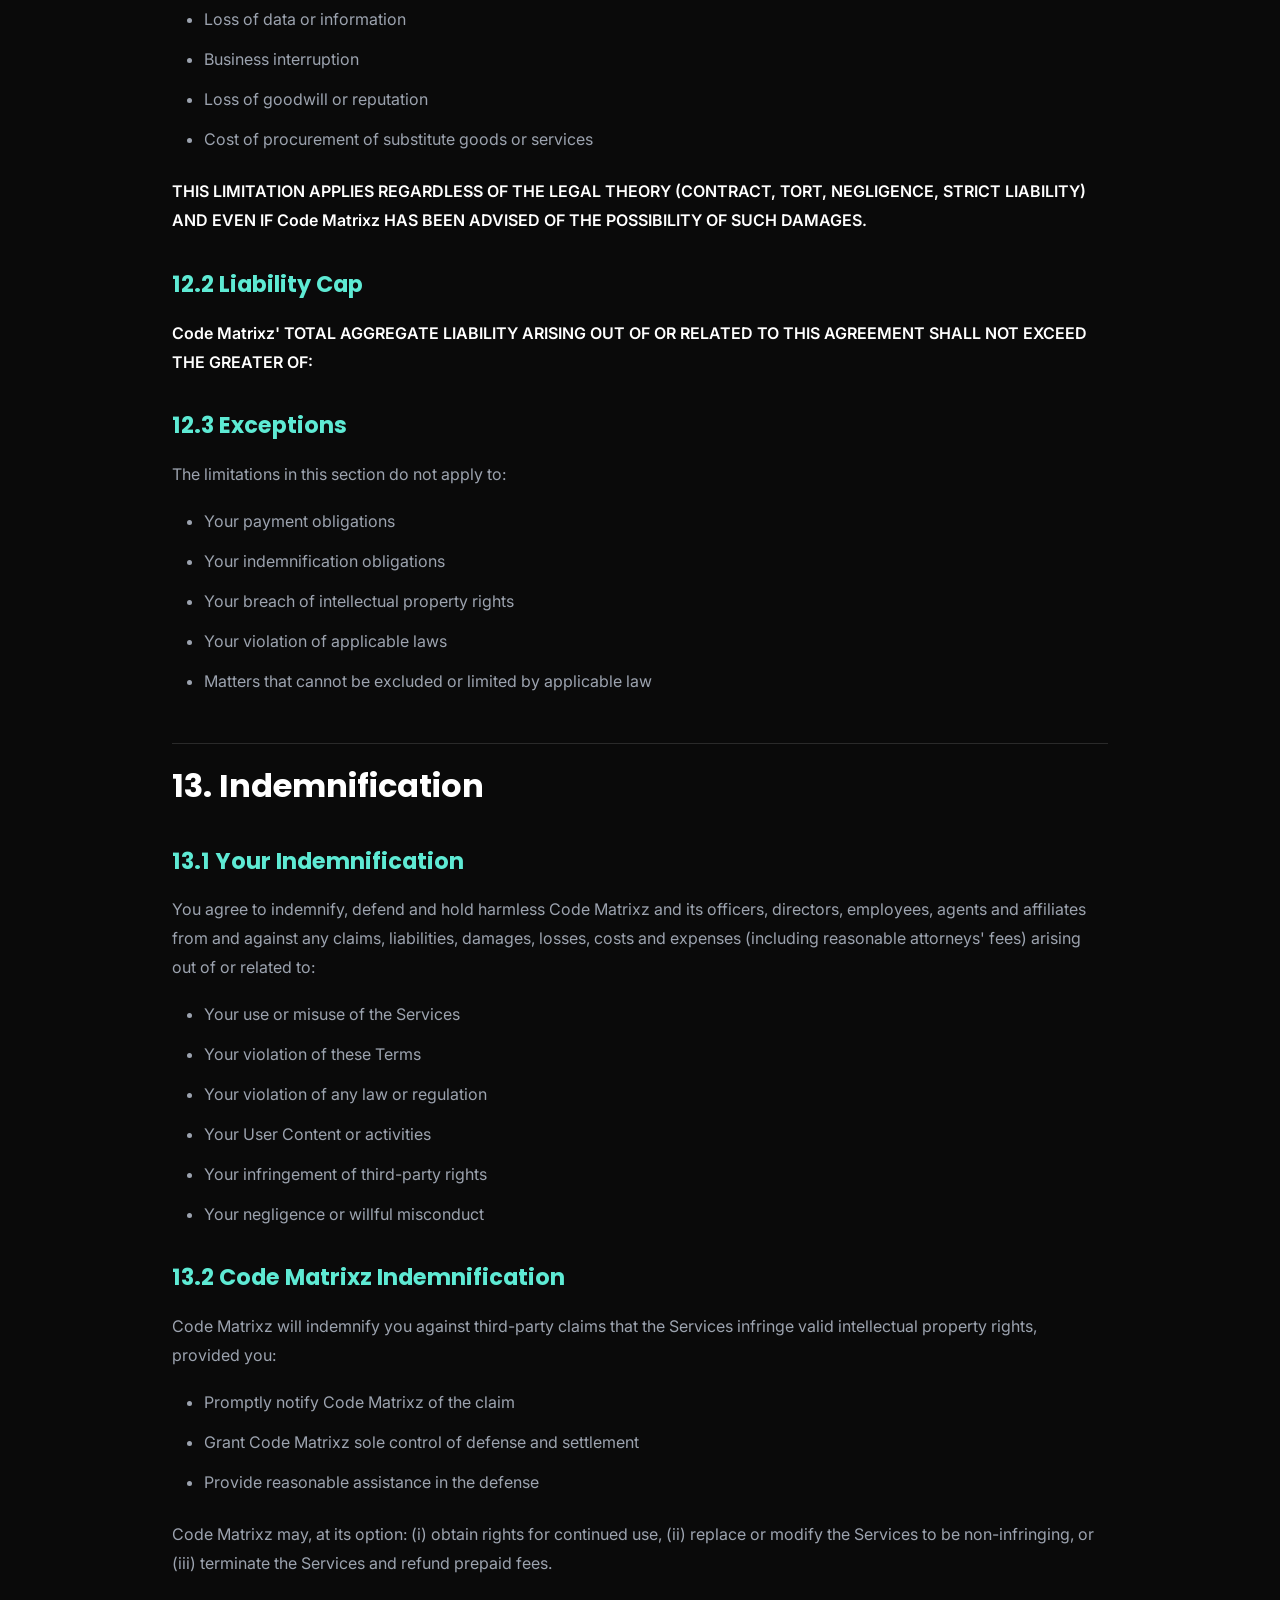
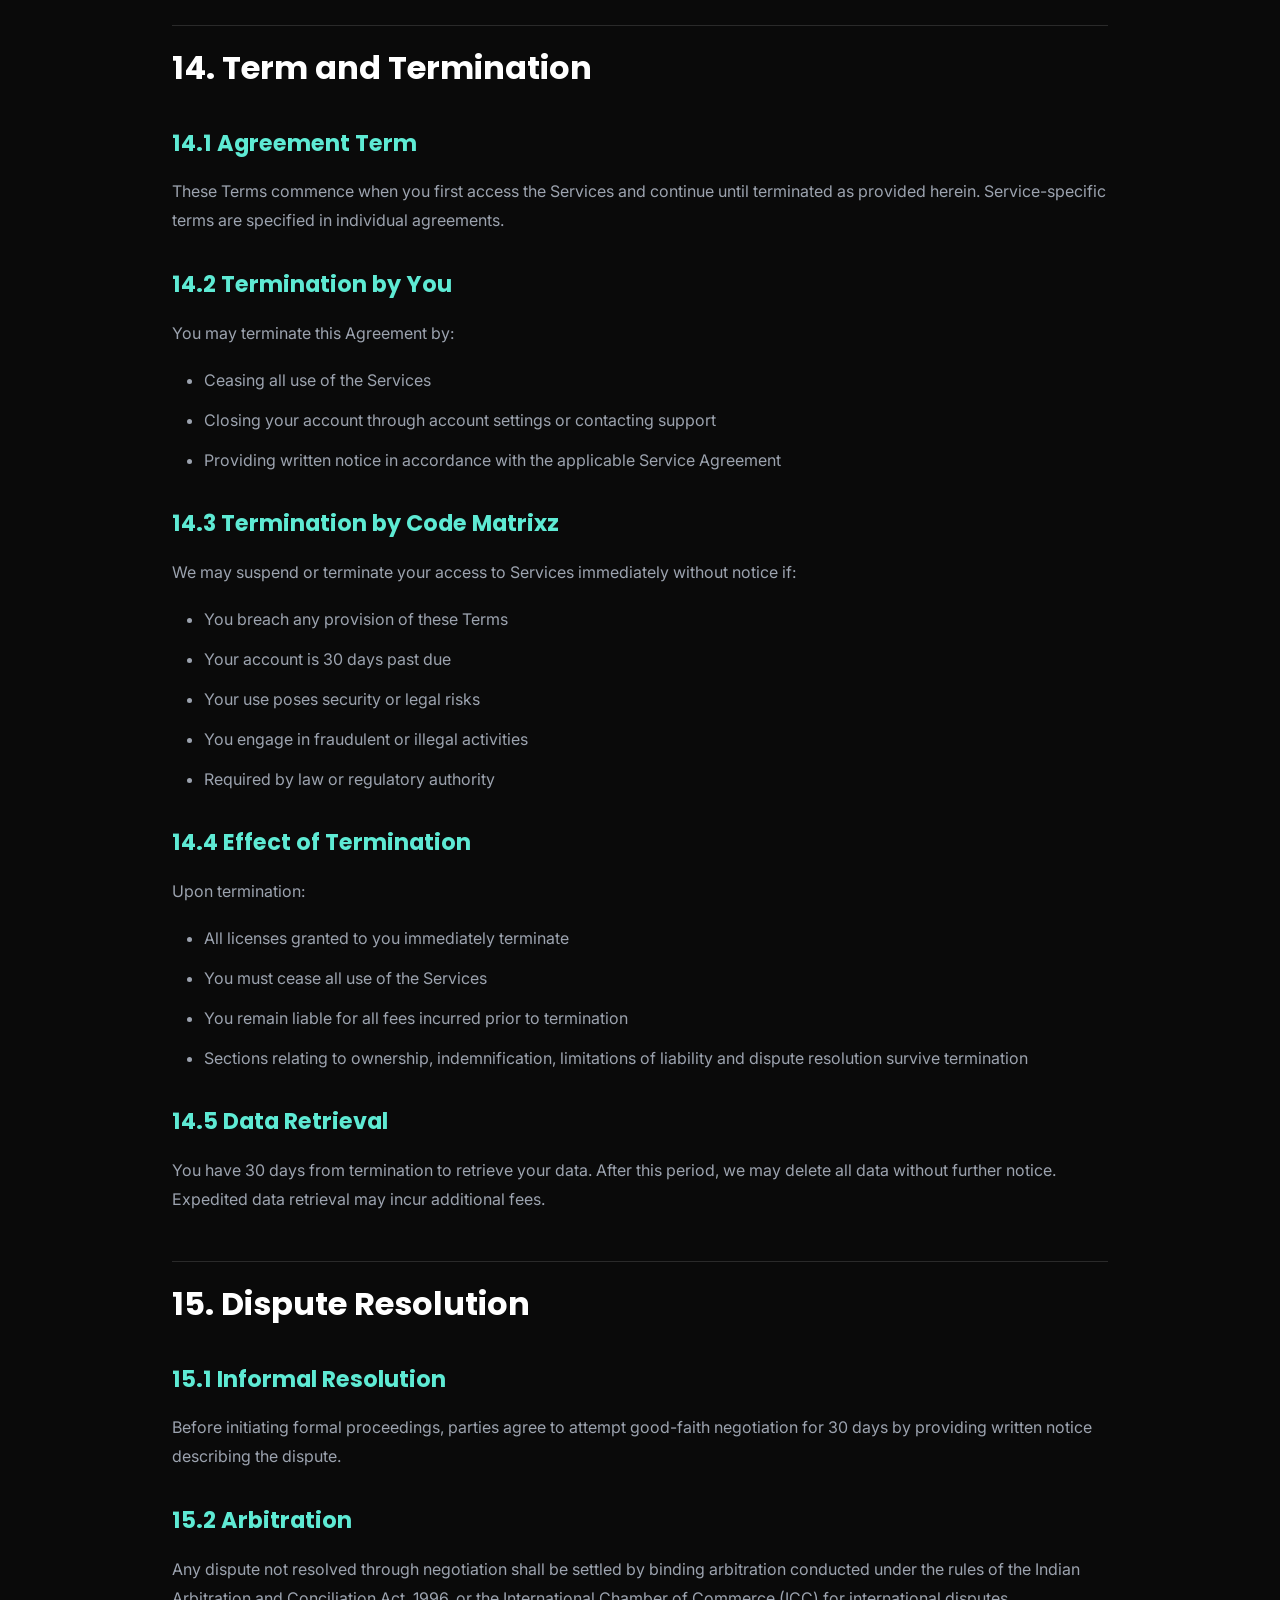
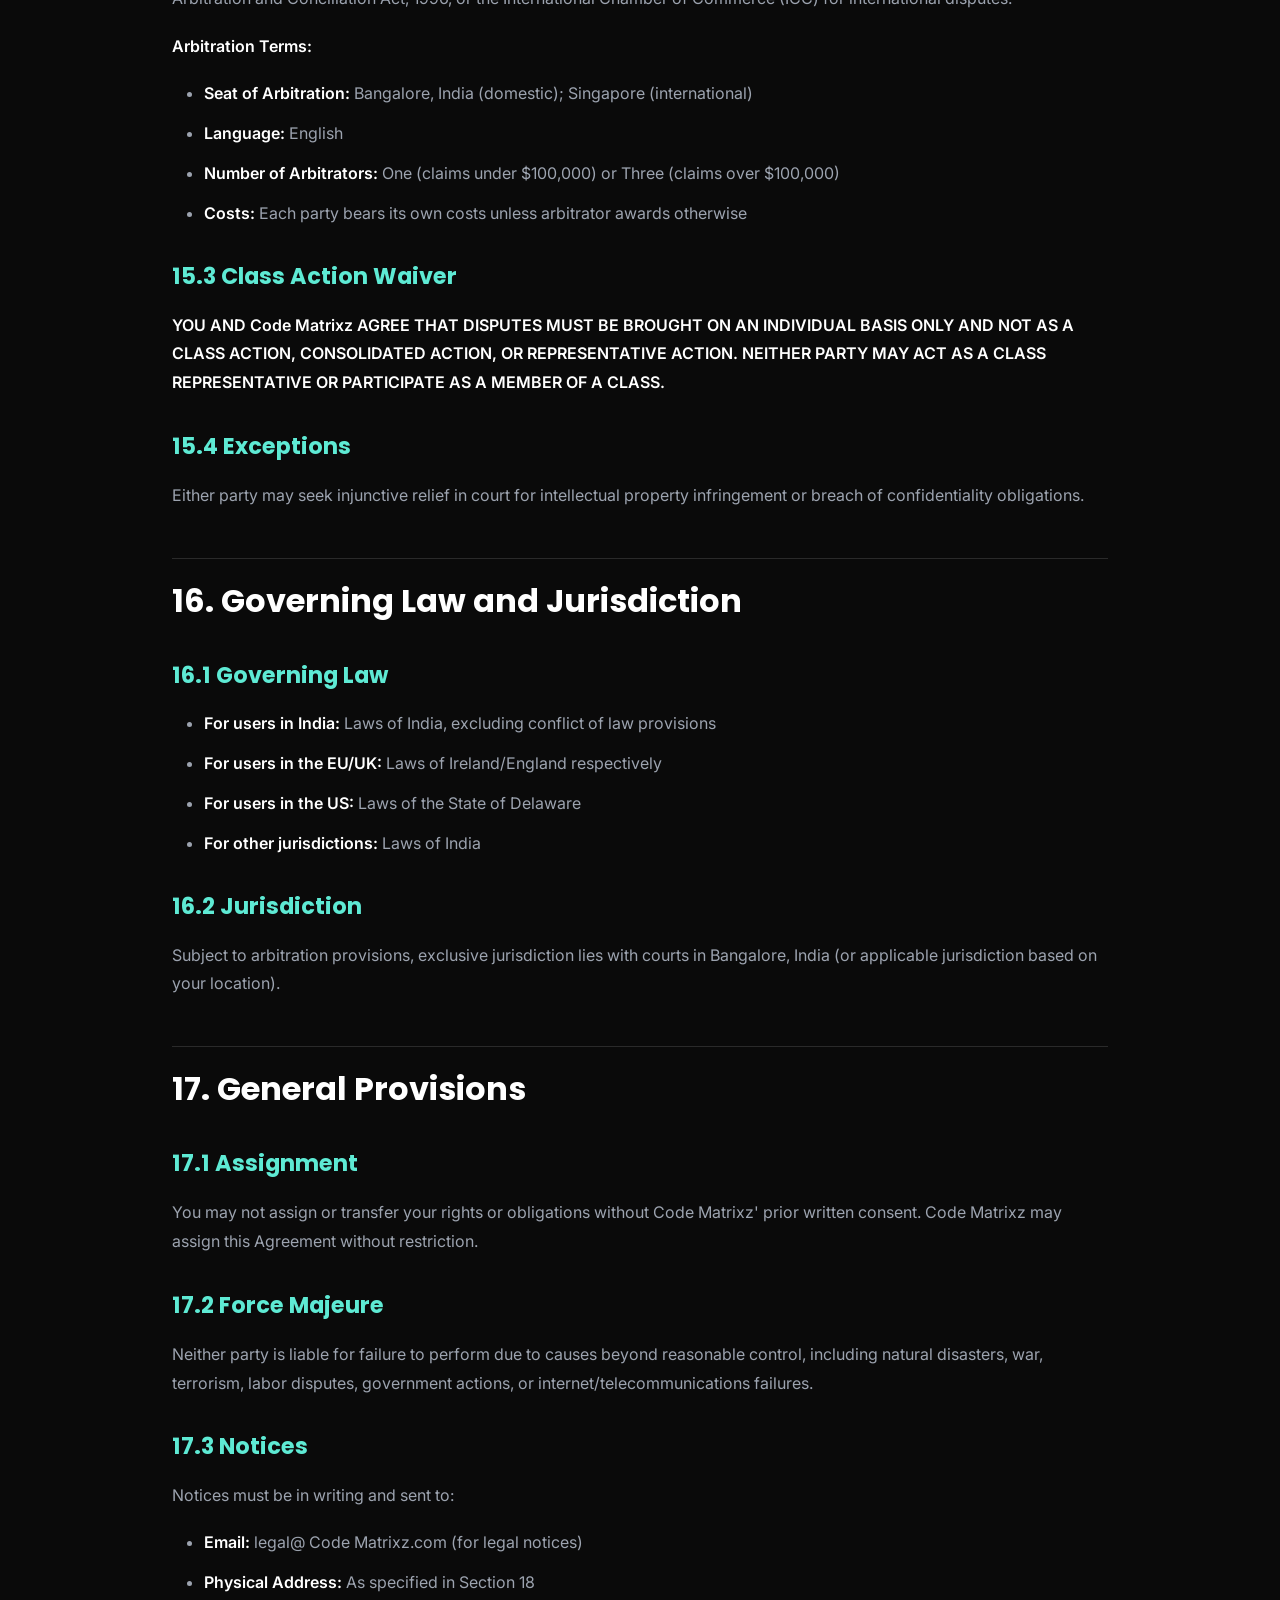
<file: terms.html>
<!DOCTYPE html>
<html lang="en">
<head>
    <meta charset="UTF-8">
    <meta name="viewport" content="width=device-width, initial-scale=1.0">
    <title>Terms of Service -  Code Matrixz</title>
    <link rel="preconnect" href="https://fonts.googleapis.com">
    <link rel="preconnect" href="https://fonts.gstatic.com" crossorigin>
    <link href="https://fonts.googleapis.com/css2?family=Poppins:wght@300;400;500;600;700;800;900&family=Inter:wght@300;400;500;600;700;800&display=swap" rel="stylesheet">
    <link rel="stylesheet" href="https://cdnjs.cloudflare.com/ajax/libs/font-awesome/6.5.1/css/all.min.css">
</head>
    <style>
        :root {
            --primary-teal: #14b8a6;
            --dark-teal: #0d9488;
            --light-teal: #5eead4;
            --black: #0a0a0a;
            --dark-gray: #1a1a1a;
            --medium-gray: #2a2a2a;
            --light-gray: #9ca3af;
            --white: #ffffff;
        }

        * {
            margin: 0;
            padding: 0;
            box-sizing: border-box;
        }

        body {
            font-family: 'Inter', sans-serif;
            background-color: var(--black);
            color: var(--white);
            line-height: 1.6;
        }

        .legal-page {
            max-width: 1000px;
            margin: 0 auto;
            padding: 6rem 2rem;
        }

        .back-button {
            display: inline-flex;
            align-items: center;
            gap: 0.5rem;
            color: var(--primary-teal);
            text-decoration: none;
            margin-bottom: 3rem;
            font-weight: 500;
            transition: all 0.3s;
        }

        .back-button:hover {
            transform: translateX(-5px);
        }

        h1 {
            font-family: 'Poppins', sans-serif;
            font-size: 3.5rem;
            margin-bottom: 1rem;
            color: var(--primary-teal);
        }

        .last-updated {
            color: var(--light-gray);
            font-style: italic;
            margin-bottom: 3rem;
            font-size: 0.95rem;
        }

        .intro-box {
            background: var(--medium-gray);
            padding: 2rem;
            border-left: 4px solid var(--primary-teal);
            border-radius: 10px;
            margin-bottom: 3rem;
        }

        h2 {
            font-family: 'Poppins', sans-serif;
            font-size: 2rem;
            margin-top: 3rem;
            margin-bottom: 1rem;
            color: var(--white);
            padding-top: 1rem;
            border-top: 1px solid var(--medium-gray);
        }

        h2:first-of-type {
            margin-top: 2rem;
            border-top: none;
        }

        h3 {
            font-family: 'Poppins', sans-serif;
            font-size: 1.4rem;
            margin-top: 2rem;
            margin-bottom: 1rem;
            color: var(--light-teal);
        }

        p {
            line-height: 1.8;
            margin-bottom: 1.2rem;
            color: var(--light-gray);
        }

        ul, ol {
            margin-left: 2rem;
            margin-bottom: 1.5rem;
        }

        ul li, ol li {
            margin-bottom: 0.8rem;
            color: var(--light-gray);
            line-height: 1.7;
        }

        strong {
            color: var(--white);
            font-weight: 600;
        }

        .warning-box {
            background: rgba(239, 68, 68, 0.1);
            border-left: 4px solid #ef4444;
            padding: 1.5rem;
            border-radius: 8px;
            margin: 2rem 0;
        }

        .warning-box p {
            margin-bottom: 0;
        }

        .highlight {
            background: var(--medium-gray);
            padding: 1.5rem;
            border-radius: 8px;
            margin: 2rem 0;
        }

        table {
            width: 100%;
            border-collapse: collapse;
            margin: 2rem 0;
        }

        table th, table td {
            padding: 1rem;
            text-align: left;
            border-bottom: 1px solid var(--medium-gray);
        }

        table th {
            background: var(--medium-gray);
            color: var(--primary-teal);
            font-weight: 600;
        }

        .contact-box {
            background: var(--dark-gray);
            padding: 2rem;
            border-radius: 10px;
            margin-top: 3rem;
        }

        .contact-box h3 {
            margin-top: 0;
            color: var(--primary-teal);
        }

        @media (max-width: 768px) {
            h1 { font-size: 2.5rem; }
            h2 { font-size: 1.5rem; }
            h3 { font-size: 1.2rem; }
            .legal-page { padding: 4rem 1.5rem; }
        }
    </style>
</head>
<body>
    <div class="legal-page">
        <a href="index.html" class="back-button">
            <i class="fas fa-arrow-left"></i> Back to Home
        </a>

        <h1>Terms of Service</h1>
        <p class="last-updated">Effective Date: November 15, 2025 | Last Updated: November 15, 2025</p>
        
        <div class="intro-box">
            <p><strong>PLEASE READ THESE TERMS OF SERVICE CAREFULLY BEFORE USING OUR SERVICES.</strong></p>
            <p>These Terms of Service ("Terms," "Agreement") constitute a legally binding agreement between you ("User," "You," "Your," "Client") and  Code Matrixz Private Limited (" Code Matrixz," "Company," "We," "Us," "Our") governing your access to and use of our website, applications, products and services (collectively, the "Services").</p>
            <p><strong>BY ACCESSING OR USING OUR SERVICES, YOU ACKNOWLEDGE THAT YOU HAVE READ, UNDERSTOOD and AGREE TO BE BOUND BY THESE TERMS. IF YOU DO NOT AGREE TO THESE TERMS, YOU MAY NOT ACCESS OR USE OUR SERVICES.</strong></p>
        </div>

        <h2>1. Definitions</h2>
        <p>For purposes of this Agreement:</p>
        <ul>
            <li><strong>"Services"</strong> means all products, software, applications, platforms, websites, APIs and professional services provided by  Code Matrixz.</li>
            <li><strong>"User Content"</strong> means any data, information, materials, or content submitted, uploaded, or transmitted by you through the Services.</li>
            <li><strong>"Intellectual Property"</strong> includes patents, trademarks, service marks, copyrights, trade secrets, know-how and other proprietary rights.</li>
            <li><strong>"Confidential Information"</strong> means non-public information disclosed by one party to the other that is designated as confidential or should reasonably be understood to be confidential.</li>
            <li><strong>"Agreement Term"</strong> means the period during which these Terms remain in effect.</li>
            <li><strong>"Business Days"</strong> means Monday through Friday, excluding public holidays in India.</li>
        </ul>

        <h2>2. Acceptance of Terms</h2>
        <p>By accessing or using our Services, you represent and warrant that:</p>
        <ul>
            <li>You are at least 18 years of age or the age of majority in your jurisdiction</li>
            <li>You have the legal capacity and authority to enter into this Agreement</li>
            <li>If representing an organization, you have authority to bind that entity to these Terms</li>
            <li>Your use of the Services complies with all applicable laws and regulations</li>
            <li>All registration information you submit is accurate, current and complete</li>
        </ul>

        <h2>3. Description of Services</h2>
        <p> Code Matrixz provides comprehensive technology solutions including, but not limited to:</p>

        <h3>3.1 Software Development Services</h3>
        <ul>
            <li>Custom software application development</li>
            <li>Web and mobile application development</li>
            <li>Enterprise software solutions</li>
            <li>API development and integration</li>
            <li>Software maintenance and support</li>
        </ul>

        <h3>3.2 Cloud Services</h3>
        <ul>
            <li>Cloud infrastructure management and optimization</li>
            <li>Multi-cloud strategy and implementation</li>
            <li>Cloud migration services</li>
            <li>DevOps and CI/CD implementation</li>
            <li>Cloud security and compliance</li>
        </ul>

        <h3>3.3 Artificial Intelligence & Machine Learning</h3>
        <ul>
            <li>AI/ML model development and deployment</li>
            <li>Natural language processing solutions</li>
            <li>Computer vision applications</li>
            <li>Predictive analytics</li>
            <li>AI integration and consulting</li>
        </ul>

        <h3>3.4 Consulting Services</h3>
        <ul>
            <li>Technology strategy and roadmap development</li>
            <li>Digital transformation consulting</li>
            <li>Architecture design and review</li>
            <li>Security assessments and audits</li>
            <li>Technical training and workshops</li>
        </ul>

        <p>Service specifications, deliverables, timelines and pricing are detailed in individual Service Agreements, Statements of Work (SOW), or Order Forms executed between you and  Code Matrixz.</p>

        <h2>4. Account Registration and Security</h2>

        <h3>4.1 Account Creation</h3>
        <p>To access certain Services, you must create an account by providing accurate, complete and current information. You agree to:</p>
        <ul>
            <li>Provide true, accurate, current and complete information as prompted</li>
            <li>Maintain and promptly update your account information</li>
            <li>Not create an account using false identity or information</li>
            <li>Not create accounts for others without authorization</li>
            <li>Not have more than one account without express permission</li>
        </ul>

        <h3>4.2 Account Security</h3>
        <p>You are responsible for maintaining the confidentiality of your account credentials and for all activities that occur under your account. You agree to:</p>
        <ul>
            <li>Use strong passwords and enable multi-factor authentication where available</li>
            <li>Not share your password or account access with third parties</li>
            <li>Immediately notify us of any unauthorized access or security breach</li>
            <li>Log out from your account at the end of each session</li>
        </ul>

        <p><strong> Code Matrixz is not liable for any loss or damage arising from your failure to maintain account security.</strong></p>

        <h2>5. User Obligations and Acceptable Use</h2>

        <h3>5.1 Compliance with Laws</h3>
        <p>You agree to use our Services in compliance with all applicable international, federal, state and local laws and regulations, including but not limited to:</p>
        <ul>
            <li>Data protection and privacy laws (GDPR, CCPA, DPDP Act 2023)</li>
            <li>Export control and sanctions laws</li>
            <li>Intellectual property laws</li>
            <li>Anti-corruption and anti-bribery laws</li>
            <li>Consumer protection regulations</li>
        </ul>

        <h3>5.2 Prohibited Activities</h3>
        <p>You agree NOT to:</p>
        <ul>
            <li>Violate any applicable laws, regulations, or third-party rights</li>
            <li>Transmit viruses, malware, or other malicious code</li>
            <li>Attempt to gain unauthorized access to our systems or networks</li>
            <li>Interfere with or disrupt the Services or servers</li>
            <li>Engage in any form of data mining, scraping, or extraction without authorization</li>
            <li>Reverse engineer, decompile, or disassemble any aspect of the Services</li>
            <li>Use the Services for illegal purposes, including fraud or money laundering</li>
            <li>Impersonate any person or entity or misrepresent affiliation</li>
            <li>Harass, abuse, threaten, or harm others</li>
            <li>Transmit spam, chain letters, or unsolicited communications</li>
            <li>Infringe upon intellectual property rights of  Code Matrixz or third parties</li>
            <li>Use automated systems (bots, scripts) without express written permission</li>
            <li>Resell, sublicense, or redistribute our Services without authorization</li>
        </ul>

        <div class="warning-box">
            <p><strong>⚠️ VIOLATION WARNING:</strong> Violation of these Acceptable Use provisions may result in immediate suspension or termination of your account and Services without refund and may expose you to civil and criminal liability.</p>
        </div>

        <h2>6. Intellectual Property Rights</h2>

        <h3>6.1  Code Matrixz Intellectual Property</h3>
        <p>All content, features, functionality, software, source code, algorithms, designs, graphics, user interfaces, trademarks, service marks, logos and other intellectual property made available through the Services (" Code Matrixz IP") are owned by or licensed to  Code Matrixz and are protected by international copyright, trademark, patent, trade secret and other intellectual property laws.</p>

        <p>You are granted a limited, non-exclusive, non-transferable, non-sublicensable, revocable license to access and use the Services solely for authorized purposes during the Agreement Term. This license does not include any rights to:</p>
        <ul>
            <li>Modify, copy, distribute, transmit, display, perform, reproduce, publish, license, or create derivative works from  Code Matrixz IP</li>
            <li>Reverse engineer, decompile, or disassemble any software or technology</li>
            <li>Remove, alter, or obscure any copyright, trademark, or other proprietary notices</li>
            <li>Use  Code Matrixz trademarks or branding without prior written consent</li>
        </ul>

        <h3>6.2 User Content</h3>
        <p>You retain ownership of any intellectual property rights in User Content. By submitting User Content through the Services, you grant  Code Matrixz a worldwide, non-exclusive, royalty-free, sublicensable and transferable license to use, reproduce, modify, adapt, publish, translate, create derivative works from, distribute and display such content solely for the purpose of providing and improving the Services.</p>

        <p>You represent and warrant that:</p>
        <ul>
            <li>You own or have necessary rights to all User Content</li>
            <li>User Content does not infringe third-party intellectual property rights</li>
            <li>User Content complies with all applicable laws and these Terms</li>
        </ul>

        <h3>6.3 Feedback</h3>
        <p>If you provide feedback, suggestions, or recommendations regarding the Services ("Feedback"), you grant  Code Matrixz an unrestricted, perpetual, irrevocable, royalty-free license to use such Feedback for any purpose without compensation or attribution.</p>

        <h2>7. Payment Terms and Billing</h2>

        <h3>7.1 Fees and Charges</h3>
        <p>Fees for Services are specified in the applicable Service Agreement, SOW, or Order Form. All fees are exclusive of applicable taxes unless otherwise stated. Payment terms include:</p>
        <ul>
            <li><strong>Subscription Services:</strong> Billed monthly or annually in advance</li>
            <li><strong>Project-Based Services:</strong> As per milestone payment schedule in SOW</li>
            <li><strong>Consulting Services:</strong> Time and materials or fixed-fee as specified</li>
            <li><strong>Usage-Based Services:</strong> Billed monthly based on actual consumption</li>
        </ul>

        <h3>7.2 Payment Methods</h3>
        <p>We accept the following payment methods:</p>
        <ul>
            <li>Credit/Debit Cards (Visa, MasterCard, American Express)</li>
            <li>Bank Transfers (Wire Transfer, ACH, NEFT, RTGS, IMPS)</li>
            <li>PayPal and other digital payment platforms</li>
            <li>Purchase Orders (for enterprise accounts with approved credit)</li>
        </ul>

        <h3>7.3 Invoicing and Payment Terms</h3>
        <ul>
            <li>Invoices are issued in accordance with the payment schedule</li>
            <li>Payment is due within 30 days of invoice date unless otherwise specified</li>
            <li>Late payments accrue interest at 1.5% per month (18% annually) or the maximum allowed by law</li>
            <li> Code Matrixz reserves the right to suspend Services for accounts with overdue payments</li>
        </ul>

        <h3>7.4 Taxes</h3>
        <p>All fees are exclusive of applicable taxes, duties and levies including but not limited to GST, VAT, sales tax, withholding tax and service tax. You are responsible for paying all such taxes except those based on  Code Matrixz' net income. If you are required by law to withhold taxes, you must provide valid tax documentation.</p>

        <h3>7.5 Price Changes</h3>
        <p> Code Matrixz reserves the right to modify pricing with 30 days' prior written notice. Price changes will not affect existing contracts or pre-paid Services but will apply to renewals and new purchases.</p>

        <h3>7.6 Refund Policy</h3>
        <ul>
            <li><strong>Subscription Services:</strong> No refunds for partial months; cancellation effective at end of billing period</li>
            <li><strong>Project-Based Services:</strong> Refunds determined based on work completed per SOW</li>
            <li><strong>Consulting Services:</strong> Billed for time incurred; unused prepaid hours may be refunded</li>
            <li><strong>Setup/Implementation Fees:</strong> Generally non-refundable once work commences</li>
        </ul>

        <h2>8. Service Level Agreement (SLA)</h2>

        <h3>8.1 Availability Commitment</h3>
        <p> Code Matrixz commits to the following service availability targets:</p>

        <table>
            <thead>
                <tr>
                    <th>Service Tier</th>
                    <th>Uptime Target</th>
                    <th>Maximum Downtime/Month</th>
                </tr>
            </thead>
            <tbody>
                <tr>
                    <td>Enterprise</td>
                    <td>99.9%</td>
                    <td>43 minutes</td>
                </tr>
                <tr>
                    <td>Professional</td>
                    <td>99.5%</td>
                    <td>3.6 hours</td>
                </tr>
                <tr>
                    <td>Standard</td>
                    <td>99.0%</td>
                    <td>7.2 hours</td>
                </tr>
            </tbody>
        </table>

        <h3>8.2 Support Response Times</h3>
        <table>
            <thead>
                <tr>
                    <th>Priority Level</th>
                    <th>Description</th>
                    <th>Response Time</th>
                </tr>
            </thead>
            <tbody>
                <tr>
                    <td>Critical (P1)</td>
                    <td>Service completely unavailable</td>
                    <td>1 hour (24/7)</td>
                </tr>
                <tr>
                    <td>High (P2)</td>
                    <td>Major functionality impaired</td>
                    <td>4 hours (business hours)</td>
                </tr>
                <tr>
                    <td>Medium (P3)</td>
                    <td>Minor functionality issues</td>
                    <td>1 business day</td>
                </tr>
                <tr>
                    <td>Low (P4)</td>
                    <td>General inquiries</td>
                    <td>2 business days</td>
                </tr>
            </tbody>
        </table>

        <h3>8.3 Exclusions</h3>
        <p>SLA commitments do not apply to downtime caused by:</p>
        <ul>
            <li>Scheduled maintenance (with advance notice)</li>
            <li>Force majeure events</li>
            <li>Issues with your infrastructure, internet, or third-party services</li>
            <li>Your breach of these Terms</li>
            <li>Actions or inactions by you or your users</li>
        </ul>

        <h2>9. Data Protection and Privacy</h2>
        <p>Our collection, use and protection of your personal information is governed by our <a href="privacy.html" style="color: var(--primary-teal);">Privacy Policy</a>, which is incorporated into these Terms by reference. By using our Services, you consent to our data practices as described in the Privacy Policy.</p>

        <h3>9.1 Data Processing</h3>
        <p>Where  Code Matrixz processes personal data on your behalf, we act as a data processor and you act as the data controller. We will process such data only in accordance with your documented instructions and applicable data protection laws.</p>

        <h3>9.2 Data Security</h3>
        <p> Code Matrixz implements appropriate technical and organizational measures to protect data against unauthorized access, loss, or destruction. However, no system is completely secure and we cannot guarantee absolute security.</p>

        <h3>9.3 Data Retention</h3>
        <p>We retain your data for as long as necessary to provide Services and as required by law. Upon termination, we will delete or return your data as specified in the applicable Service Agreement.</p>

        <h2>10. Confidentiality</h2>

        <h3>10.1 Confidential Information</h3>
        <p>Each party agrees to maintain the confidentiality of the other party's Confidential Information and to use such information solely for purposes of performing under this Agreement. Confidential Information includes:</p>
        <ul>
            <li>Technical data, source code, algorithms and specifications</li>
            <li>Business plans, strategies and financial information</li>
            <li>Customer lists and business relationships</li>
            <li>Trade secrets and proprietary information</li>
        </ul>

        <h3>10.2 Exceptions</h3>
        <p>Confidential Information does not include information that:</p>
        <ul>
            <li>Is or becomes publicly available without breach of this Agreement</li>
            <li>Was rightfully known prior to disclosure</li>
            <li>Is independently developed without use of Confidential Information</li>
            <li>Is rightfully received from a third party without confidentiality obligations</li>
        </ul>

        <h3>10.3 Required Disclosure</h3>
        <p>If compelled by law to disclose Confidential Information, the receiving party will provide prompt notice to allow the disclosing party to seek protective measures.</p>

        <h2>11. Warranties and Disclaimers</h2>

        <h3>11.1 Limited Warranty</h3>
        <p> Code Matrixz warrants that Services will be performed in a professional and workmanlike manner consistent with industry standards. Custom-developed software will substantially conform to specifications in the applicable SOW for 90 days from delivery.</p>

        <h3>11.2 Disclaimer of Warranties</h3>
        <p><strong>EXCEPT AS EXPRESSLY PROVIDED IN SECTION 11.1, THE SERVICES ARE PROVIDED "AS IS" AND "AS AVAILABLE" WITHOUT WARRANTIES OF ANY KIND, EXPRESS OR IMPLIED.</strong></p>

        <p><strong> Code Matrixz DISCLAIMS ALL WARRANTIES INCLUDING BUT NOT LIMITED TO:</strong></p>
        <ul>
            <li>WARRANTIES OF MERCHANTABILITY, FITNESS FOR PARTICULAR PURPOSE and NON-INFRINGEMENT</li>
            <li>WARRANTIES REGARDING ACCURACY, RELIABILITY, AVAILABILITY, OR TIMELINESS</li>
            <li>WARRANTIES THAT SERVICES WILL BE UNINTERRUPTED, ERROR-FREE, OR SECURE</li>
            <li>WARRANTIES REGARDING RESULTS OBTAINED FROM USE OF SERVICES</li>
        </ul>

        <h2>12. Limitation of Liability</h2>

        <h3>12.1 Consequential Damages Exclusion</h3>
        <p><strong>TO THE MAXIMUM EXTENT PERMITTED BY LAW, IN NO EVENT SHALL  Code Matrixz, ITS OFFICERS, DIRECTORS, EMPLOYEES, AGENTS, OR AFFILIATES BE LIABLE FOR ANY INDIRECT, INCIDENTAL, SPECIAL, CONSEQUENTIAL, PUNITIVE, OR EXEMPLARY DAMAGES, INCLUDING BUT NOT LIMITED TO:</strong></p>
        <ul>
            <li>Loss of profits, revenue, or business opportunities</li>
            <li>Loss of data or information</li>
            <li>Business interruption</li>
            <li>Loss of goodwill or reputation</li>
            <li>Cost of procurement of substitute goods or services</li>
        </ul>

        <p><strong>THIS LIMITATION APPLIES REGARDLESS OF THE LEGAL THEORY (CONTRACT, TORT, NEGLIGENCE, STRICT LIABILITY) AND EVEN IF  Code Matrixz HAS BEEN ADVISED OF THE POSSIBILITY OF SUCH DAMAGES.</strong></p>

        <h3>12.2 Liability Cap</h3>
        <p><strong> Code Matrixz' TOTAL AGGREGATE LIABILITY ARISING OUT OF OR RELATED TO THIS AGREEMENT SHALL NOT EXCEED THE GREATER OF:</strong></p>
        <ul>
            
        </ul>

        <h3>12.3 Exceptions</h3>
        <p>The limitations in this section do not apply to:</p>
        <ul>
            <li>Your payment obligations</li>
            <li>Your indemnification obligations</li>
            <li>Your breach of intellectual property rights</li>
            <li>Your violation of applicable laws</li>
            <li>Matters that cannot be excluded or limited by applicable law</li>
        </ul>

        <h2>13. Indemnification</h2>

        <h3>13.1 Your Indemnification</h3>
        <p>You agree to indemnify, defend and hold harmless  Code Matrixz and its officers, directors, employees, agents and affiliates from and against any claims, liabilities, damages, losses, costs and expenses (including reasonable attorneys' fees) arising out of or related to:</p>
        <ul>
            <li>Your use or misuse of the Services</li>
            <li>Your violation of these Terms</li>
            <li>Your violation of any law or regulation</li>
            <li>Your User Content or activities</li>
            <li>Your infringement of third-party rights</li>
            <li>Your negligence or willful misconduct</li>
        </ul>

        <h3>13.2  Code Matrixz Indemnification</h3>
        <p> Code Matrixz will indemnify you against third-party claims that the Services infringe valid intellectual property rights, provided you:</p>
        <ul>
            <li>Promptly notify  Code Matrixz of the claim</li>
            <li>Grant  Code Matrixz sole control of defense and settlement</li>
            <li>Provide reasonable assistance in the defense</li>
        </ul>

        <p> Code Matrixz may, at its option: (i) obtain rights for continued use, (ii) replace or modify the Services to be non-infringing, or (iii) terminate the Services and refund prepaid fees.</p>

        <h2>14. Term and Termination</h2>

        <h3>14.1 Agreement Term</h3>
        <p>These Terms commence when you first access the Services and continue until terminated as provided herein. Service-specific terms are specified in individual agreements.</p>

        <h3>14.2 Termination by You</h3>
        <p>You may terminate this Agreement by:</p>
        <ul>
            <li>Ceasing all use of the Services</li>
            <li>Closing your account through account settings or contacting support</li>
            <li>Providing written notice in accordance with the applicable Service Agreement</li>
        </ul>

        <h3>14.3 Termination by  Code Matrixz</h3>
        <p>We may suspend or terminate your access to Services immediately without notice if:</p>
        <ul>
            <li>You breach any provision of these Terms</li>
            <li>Your account is 30 days past due</li>
            <li>Your use poses security or legal risks</li>
            <li>You engage in fraudulent or illegal activities</li>
            <li>Required by law or regulatory authority</li>
        </ul>

        <h3>14.4 Effect of Termination</h3>
        <p>Upon termination:</p>
        <ul>
            <li>All licenses granted to you immediately terminate</li>
            <li>You must cease all use of the Services</li>
            <li>You remain liable for all fees incurred prior to termination</li>
            <li>Sections relating to ownership, indemnification, limitations of liability and dispute resolution survive termination</li>
        </ul>

        <h3>14.5 Data Retrieval</h3>
        <p>You have 30 days from termination to retrieve your data. After this period, we may delete all data without further notice. Expedited data retrieval may incur additional fees.</p>

        <h2>15. Dispute Resolution</h2>

        <h3>15.1 Informal Resolution</h3>
        <p>Before initiating formal proceedings, parties agree to attempt good-faith negotiation for 30 days by providing written notice describing the dispute.</p>

        <h3>15.2 Arbitration</h3>
        <p>Any dispute not resolved through negotiation shall be settled by binding arbitration conducted under the rules of the Indian Arbitration and Conciliation Act, 1996, or the International Chamber of Commerce (ICC) for international disputes.</p>

        <p><strong>Arbitration Terms:</strong></p>
        <ul>
            <li><strong>Seat of Arbitration:</strong> Bangalore, India (domestic); Singapore (international)</li>
            <li><strong>Language:</strong> English</li>
            <li><strong>Number of Arbitrators:</strong> One (claims under $100,000) or Three (claims over $100,000)</li>
            <li><strong>Costs:</strong> Each party bears its own costs unless arbitrator awards otherwise</li>
        </ul>

        <h3>15.3 Class Action Waiver</h3>
        <p><strong>YOU AND  Code Matrixz AGREE THAT DISPUTES MUST BE BROUGHT ON AN INDIVIDUAL BASIS ONLY AND NOT AS A CLASS ACTION, CONSOLIDATED ACTION, OR REPRESENTATIVE ACTION. NEITHER PARTY MAY ACT AS A CLASS REPRESENTATIVE OR PARTICIPATE AS A MEMBER OF A CLASS.</strong></p>

        <h3>15.4 Exceptions</h3>
        <p>Either party may seek injunctive relief in court for intellectual property infringement or breach of confidentiality obligations.</p>

        <h2>16. Governing Law and Jurisdiction</h2>

        <h3>16.1 Governing Law</h3>
        <ul>
            <li><strong>For users in India:</strong> Laws of India, excluding conflict of law provisions</li>
            <li><strong>For users in the EU/UK:</strong> Laws of Ireland/England respectively</li>
            <li><strong>For users in the US:</strong> Laws of the State of Delaware</li>
            <li><strong>For other jurisdictions:</strong> Laws of India</li>
        </ul>

        <h3>16.2 Jurisdiction</h3>
        <p>Subject to arbitration provisions, exclusive jurisdiction lies with courts in Bangalore, India (or applicable jurisdiction based on your location).</p>

        <h2>17. General Provisions</h2>

        <h3>17.1 Assignment</h3>
        <p>You may not assign or transfer your rights or obligations without  Code Matrixz' prior written consent.  Code Matrixz may assign this Agreement without restriction.</p>

        <h3>17.2 Force Majeure</h3>
        <p>Neither party is liable for failure to perform due to causes beyond reasonable control, including natural disasters, war, terrorism, labor disputes, government actions, or internet/telecommunications failures.</p>

        <h3>17.3 Notices</h3>
        <p>Notices must be in writing and sent to:</p>
        <ul>
            <li><strong>Email:</strong> legal@ Code Matrixz.com (for legal notices)</li>
            <li><strong>Physical Address:</strong> As specified in Section 18</li>
        </ul>

        <h3>17.4 Entire Agreement</h3>
        <p>These Terms, together with the Privacy Policy and any Service Agreements, constitute the entire agreement and supersede all prior agreements and understandings.</p>

        <h3>17.5 Amendments</h3>
        <p> Code Matrixz may modify these Terms at any time. Material changes will be notified via email or prominent website notice 30 days before taking effect. Continued use after changes constitutes acceptance.</p>

        <h3>17.6 Severability</h3>
        <p>If any provision is found invalid or unenforceable, the remaining provisions continue in full force and effect.</p>

        <h3>17.7 Waiver</h3>
        <p>Failure to enforce any right or provision does not constitute a waiver of such right or provision.</p>

        <h3>17.8 Independent Contractors</h3>
        <p>The parties are independent contractors. Nothing creates a partnership, joint venture, agency, or employment relationship.</p>

        <h3>17.9 Third-Party Beneficiaries</h3>
        <p>These Terms do not create rights for any third party.</p>

        <h3>17.10 Language</h3>
        <p>In case of translation, the English version prevails.</p>

 

        <div class="highlight" style="margin-top: 4rem;">
            <p><strong>Acknowledgment:</strong> By clicking "I Accept," creating an account, or using our Services, you acknowledge that you have read, understood and agree to be bound by these Terms of Service and our Privacy Policy.</p>
            <p style="margin-bottom: 0;"><strong>Document Version:</strong> TOS-2025-v2.0 | Effective Date: November 15, 2025</p>
        </div>
    </div>
</body>
</html>
</file>
